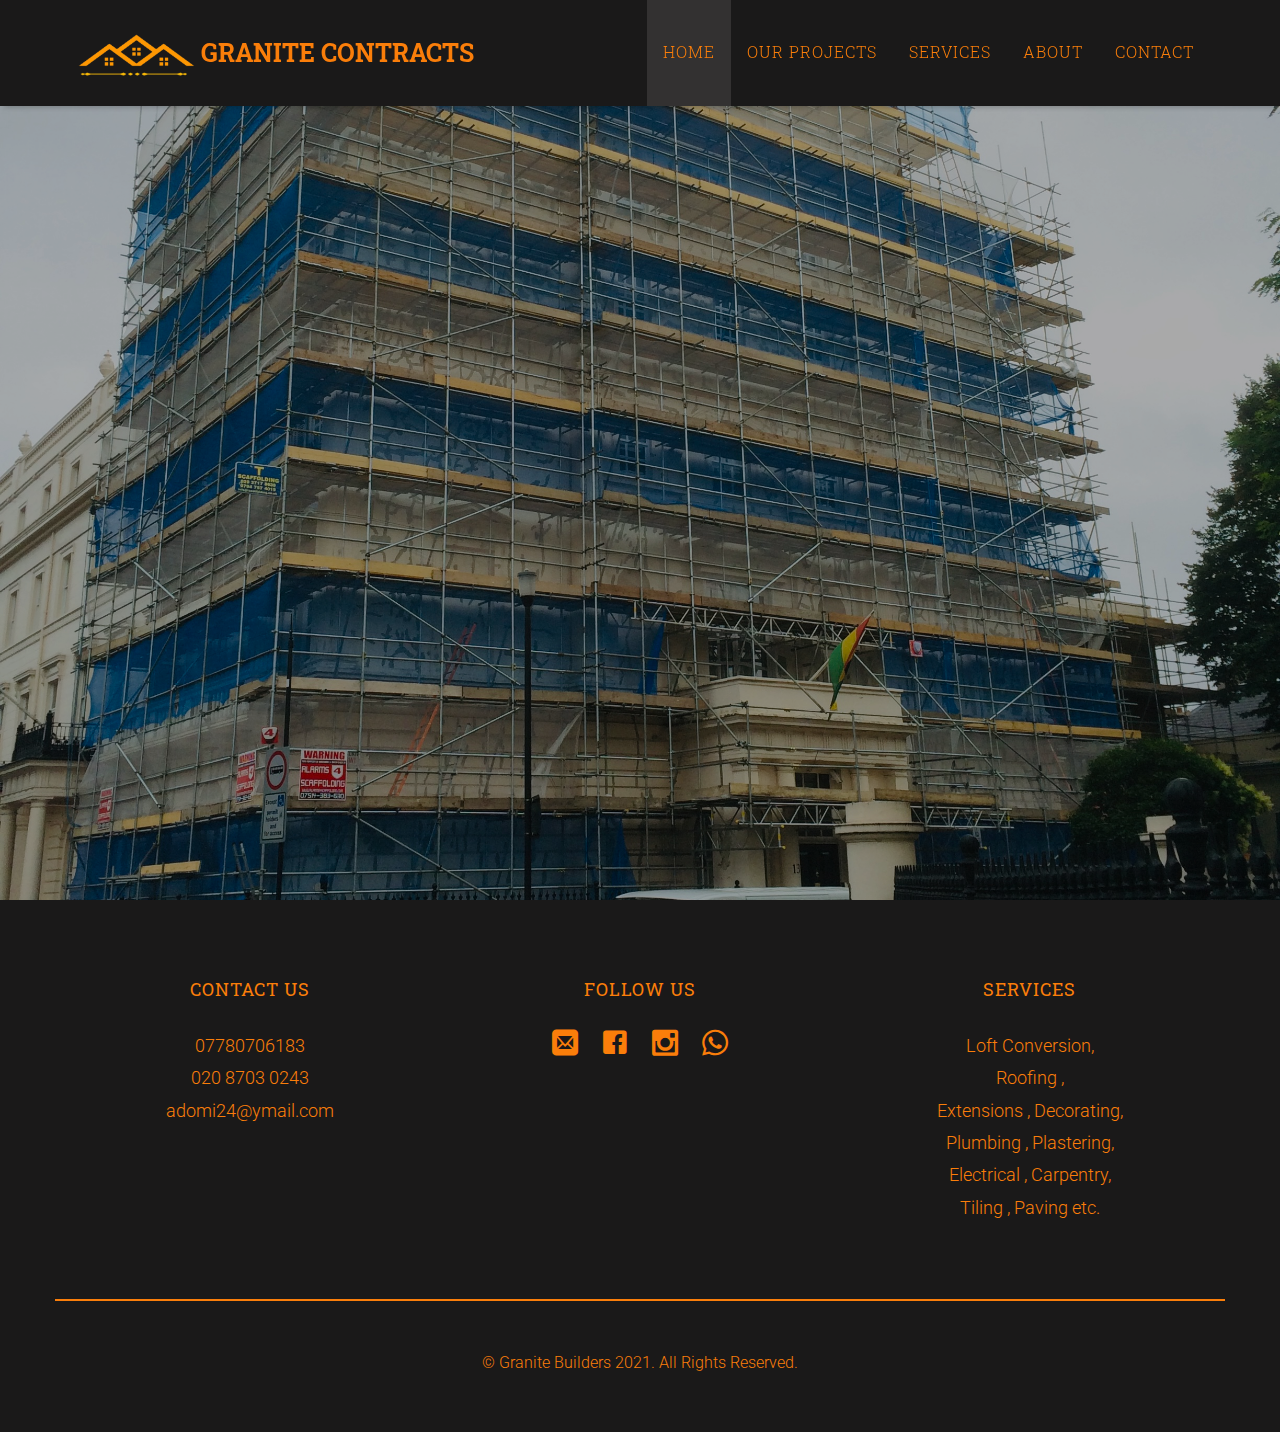
<file: index.html>
<!DOCTYPE html>
<!--[if lt IE 7]>      <html class="no-js lt-ie9 lt-ie8 lt-ie7"> <![endif]-->
<!--[if IE 7]>         <html class="no-js lt-ie9 lt-ie8"> <![endif]-->
<!--[if IE 8]>         <html class="no-js lt-ie9"> <![endif]-->
<!--[if gt IE 8]><!--> <html class="no-js"> <!--<![endif]-->
	<head>
	<meta charset="utf-8">
	<meta http-equiv="X-UA-Compatible" content="IE=edge">
	<title>Granite Contracts</title>
	<meta name="viewport" content="width=device-width, initial-scale=1">
	<meta name="description" content="Granite contracts,roofing,paving..." />
	<meta name="keywords" content="Granite Contracts,roofing,paving..." />
	<meta name="author" content="Granite Contracts" />
	<meta name="google-site-verification" content="zeO56dfZ74_Vj30LfEkXqtEc6PhWnKX5qSa_H6sC5Kw" />

	<!-- Place favicon.ico and apple-touch-icon.png in the root directory -->
	<link rel="shortcut icon" href="/images/favicon.ico">

	<link href='https://fonts.googleapis.com/css?family=Roboto:400,100,300,700,900' rel='stylesheet' type='text/css'>
	<link href="https://fonts.googleapis.com/css?family=Roboto+Slab:300,400,700" rel="stylesheet">
	
	<!-- Animate.css -->
	<link rel="stylesheet" href="css/animate.css">
	<!-- Icomoon Icon Fonts-->
	<link rel="stylesheet" href="css/icomoon.css">
	<!-- Bootstrap  -->
	<link rel="stylesheet" href="css/bootstrap.css">
	<!-- Superfish -->
	<link rel="stylesheet" href="css/superfish.css">
	<!-- Flexslider  -->
	<link rel="stylesheet" href="css/flexslider.css">

	<link rel="stylesheet" href="css/style.css">


	<!-- Modernizr JS -->
	<script src="js/modernizr-2.6.2.min.js"></script>
	<!-- FOR IE9 below -->
	<!--[if lt IE 9]>
	<script src="js/respond.min.js"></script>
	<![endif]-->

	</head>
	<body>
		<div id="fh5co-wrapper">
		<div id="fh5co-page">
		<div id="fh5co-header">
			<header id="fh5co-header-section">
				<div class="container">
					<div class="nav-header">
						<a href="#" class="js-fh5co-nav-toggle fh5co-nav-toggle"><i></i></a>
						<h1 id="fh5co-logo"><a class="Logo" href="index.html"><img style="height:50px" src="images/LOgo.png">Granite Contracts</a></h1>
						<!-- START #fh5co-menu-wrap -->
						<nav id="fh5co-menu-wrap" role="navigation">
							<ul class="sf-menu" id="fh5co-primary-menu">
								<li>
									<a class="active" href="index.html">Home</a>
								</li>
								<li><a href="work.html">Our Projects</a></li>
								<li>
									<a href="services.html" class="fh5co-sub-ddown">Services</a>
								</li>
								<li><a href="about.html">About</a></li>
								<li><a href="contact.html">Contact</a></li>
							</ul>
						</nav>
					</div>
				</div>
			</header>		
		</div>
		<!-- end:fh5co-header -->
		<aside id="fh5co-hero" class="js-fullheight">
			<div class="flexslider js-fullheight">
				<ul class="slides">
			   	<li style="background-image: url(images/slide_1.jpg);">
			   		<div class="overlay-gradient"></div>
			   	</li>
			   	<li style="background-image: url(images/project-2.jpg);">
			   		<div class="overlay-gradient"></div>
			   	</li>
			   	<li style="background-image: url(images/slide_3.jpg);">
			   		<div class="overlay-gradient"></div>
			   	</li>
			  	</ul>
		  	</div>
		</aside>
		<footer>
			<div id="footer">
				<div class="container">
					<div class="row">
						<div class="col-md-4 text-center">
							<h3 class="section-title">CONTACT US</h3>
							<p>07780706183 <br> 020 8703 0243 <br><a href="mailto: adomi24@ymail.com">adomi24@ymail.com</a></p>
						</div>
						
						<div class="col-md-4 tex text-center">
							<h3 class="section-title">FOLLOW US</h3>
							
								<p class="fh5co-social-icons">
									<a href="mailto: adomi24@ymail.com"><i class="icon-mail2"></i></a>
									<a href="#"><i class="icon-facebook2"></i></a>
									<a href="https://www.instagram.com/granitecontracts/" target='_blank'><i class="icon-instagram2"></i></a>
									<a href='https://wa.me/+447780706183' target='_blank'><i class="icon-whatsapp"></i></a>
								</p>
							
						</div>

						<div class="col-md-4 text-center">
							<h3 class="section-title">SERVICES</h3>
							<p>Loft Conversion,<br> Roofing , <br>Extensions , Decorating, <br> Plumbing , Plastering, <br>Electrical , Carpentry, <br> Tiling , Paving etc.</p>
						</div>
					</div>
					<div class="row text-center copy-right">
							<p>&copy; Granite Builders 2021. All Rights Reserved.</p>
					</div>
				</div>
			</div>
		</footer>
	

	</div>
	<!-- END fh5co-page -->

	</div>
	<!-- END fh5co-wrapper -->

	<!-- jQuery -->


	<script src="js/jquery.min.js"></script>
	<!-- jQuery Easing -->
	<script src="js/jquery.easing.1.3.js"></script>
	<!-- Bootstrap -->
	<script src="js/bootstrap.min.js"></script>
	<!-- Waypoints -->
	<script src="js/jquery.waypoints.min.js"></script>
	<!-- Superfish -->
	<script src="js/hoverIntent.js"></script>
	<script src="js/superfish.js"></script>
	<!-- Flexslider -->
	<script src="js/jquery.flexslider-min.js"></script>

	<!-- Main JS (Do not remove) -->
	<script src="js/main.js"></script>

	</body>
</html>
</file>
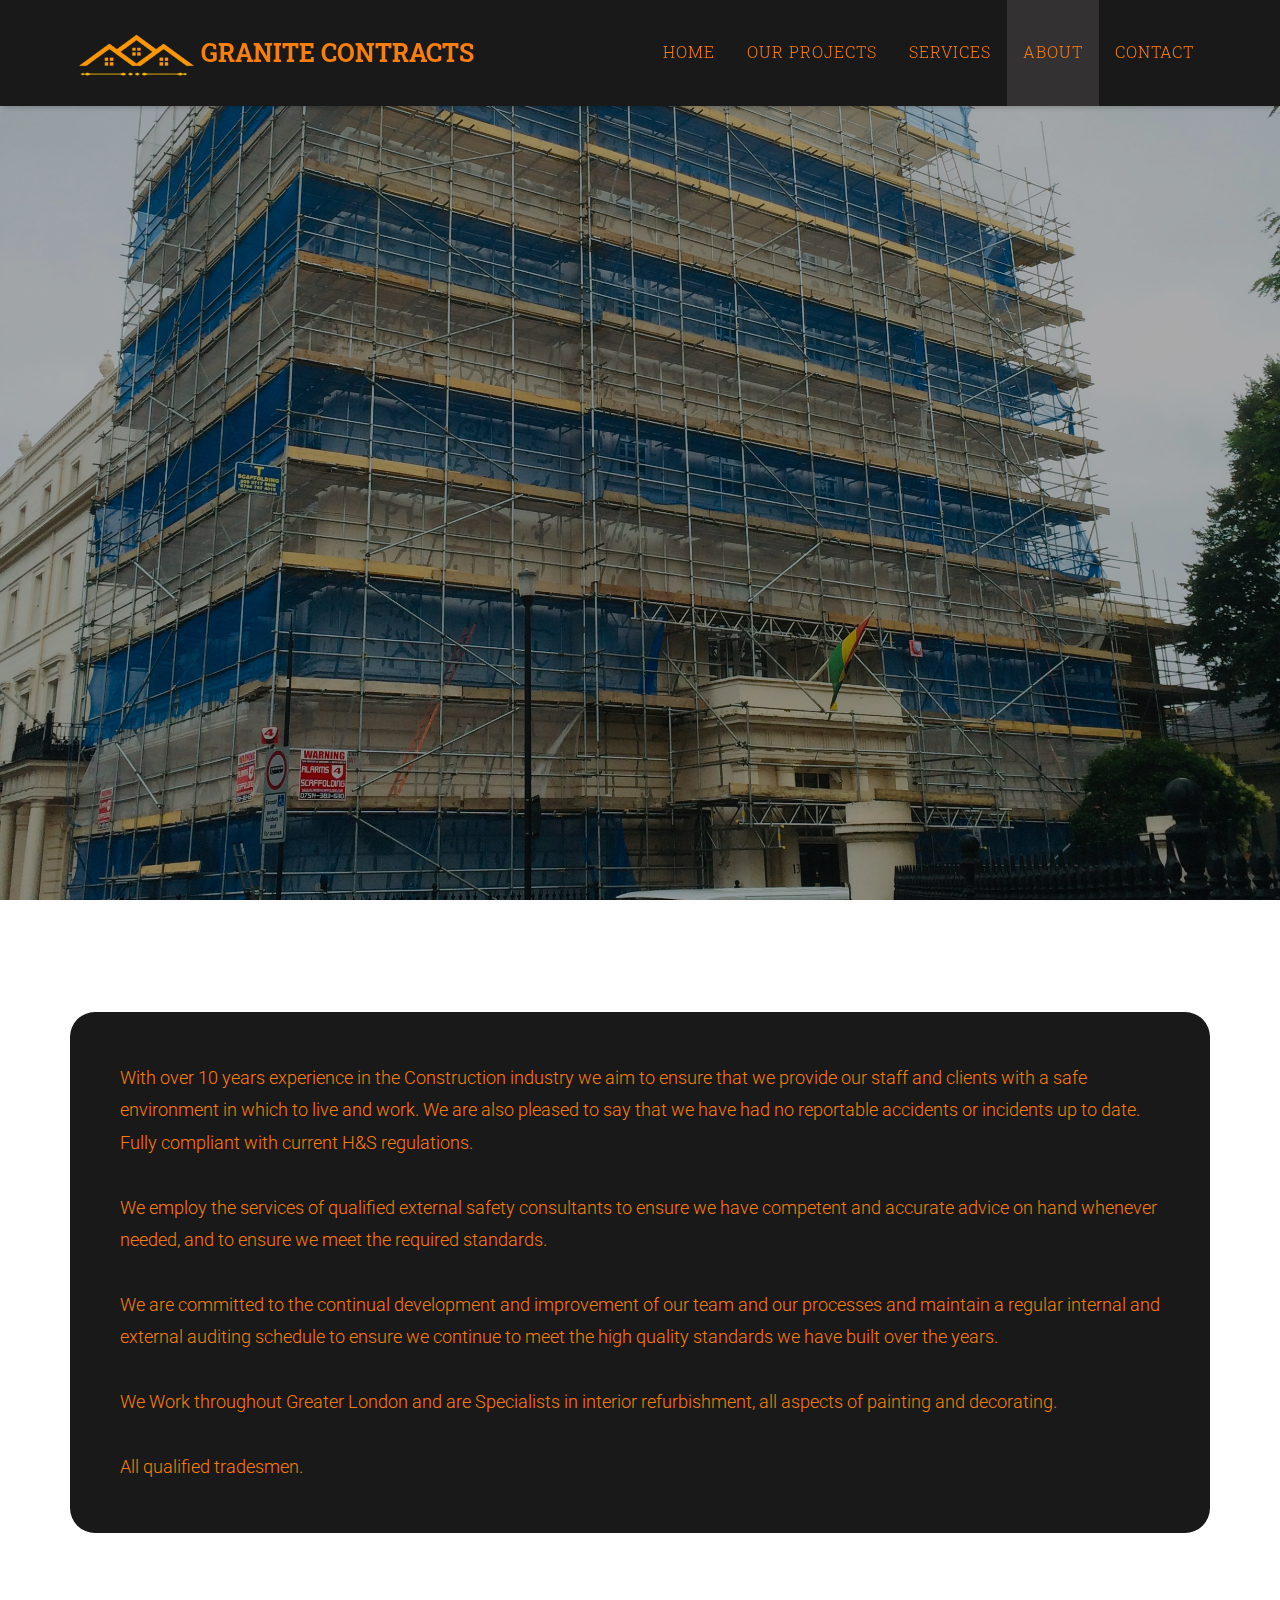
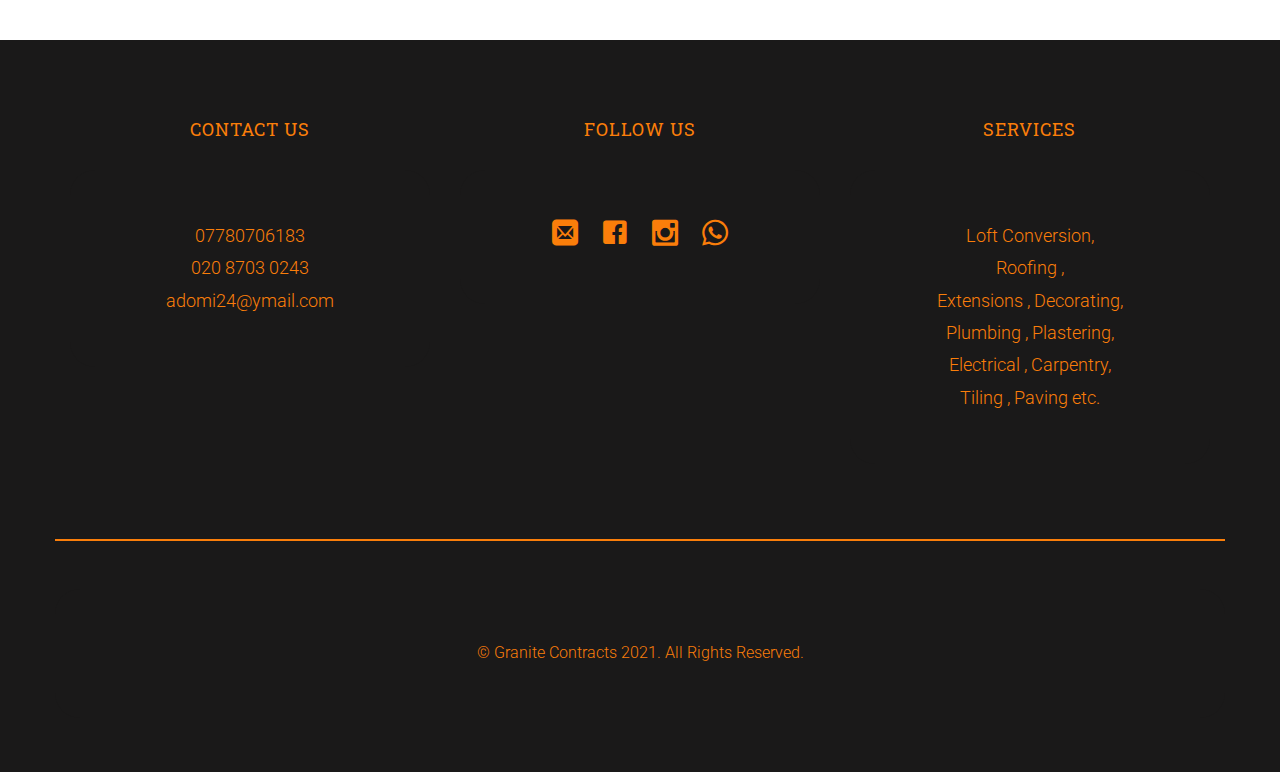
<file: about.html>
<!DOCTYPE html>
<!--[if lt IE 7]>      <html class="no-js lt-ie9 lt-ie8 lt-ie7"> <![endif]-->
<!--[if IE 7]>         <html class="no-js lt-ie9 lt-ie8"> <![endif]-->
<!--[if IE 8]>         <html class="no-js lt-ie9"> <![endif]-->
<!--[if gt IE 8]><!--> <html class="no-js"> <!--<![endif]-->
 	<head>
	<meta charset="utf-8">
	<meta http-equiv="X-UA-Compatible" content="IE=edge">
	<title>Granite Contracts</title>
	<meta name="viewport" content="width=device-width, initial-scale=1">
	<meta name="description" content="Granite contracts,roofing,paving..." />
	<meta name="keywords" content="Granite Contracts,roofing,paving..." />
	<meta name="author" content="Granite Contracts" />

  	<!-- Facebook and Twitter integration -->
	<meta property="og:title" content=""/>
	<meta property="og:image" content=""/>
	<meta property="og:url" content=""/>
	<meta property="og:site_name" content=""/>
	<meta property="og:description" content=""/>
	<meta name="twitter:title" content="" />
	<meta name="twitter:image" content="" />
	<meta name="twitter:url" content="" />
	<meta name="twitter:card" content="" />

	<!-- Place favicon.ico and apple-touch-icon.png in the root directory -->
	<link rel="shortcut icon" href="/images/favicon.ico">

	<link href='https://fonts.googleapis.com/css?family=Roboto:400,100,300,700,900' rel='stylesheet' type='text/css'>
	<link href="https://fonts.googleapis.com/css?family=Roboto+Slab:300,400,700" rel="stylesheet">
	
	<!-- Animate.css -->
	<link rel="stylesheet" href="css/animate.css">
	<!-- Icomoon Icon Fonts-->
	<link rel="stylesheet" href="css/icomoon.css">
	<!-- Bootstrap  -->
	<link rel="stylesheet" href="css/bootstrap.css">
	<!-- Superfish -->
	<link rel="stylesheet" href="css/superfish.css">
	<!-- Flexslider -->
	<link rel="stylesheet" href="css/flexslider.css">

	<link rel="stylesheet" href="css/style.css">


	<!-- Modernizr JS -->
	<script src="js/modernizr-2.6.2.min.js"></script>
	<!-- FOR IE9 below -->
	<!--[if lt IE 9]>
	<script src="js/respond.min.js"></script>
	<![endif]-->

	</head>
	<body>
		<div id="fh5co-wrapper">
		<div id="fh5co-page">
		<div id="fh5co-header">
			<header id="fh5co-header-section">
				<div class="container">
					<div class="nav-header">
						<a href="#" class="js-fh5co-nav-toggle fh5co-nav-toggle"><i></i></a>
						<h1 id="fh5co-logo"><a class="Logo" href="index.html"><img style="height:50px" src="images/LOgo.png">Granite Contracts</a></h1>
						<!-- START #fh5co-menu-wrap -->
						<nav id="fh5co-menu-wrap" role="navigation">
							<ul class="sf-menu" id="fh5co-primary-menu">
								<li>
									<a href="index.html">Home</a>
								</li>
								<li><a href="work.html">Our Projects</a></li>
								<li>
									<a href="services.html" class="fh5co-sub-ddown">Services</a>
								</li>
								<li><a class="active" href="about.html">About</a></li>
								<li><a href="contact.html">Contact</a></li>
							</ul>
						</nav>
					</div>
				</div>
			</header>		
		</div>
		<!-- end:fh5co-header -->
		<aside id="fh5co-hero" class="js-fullheight">
			<div class="flexslider js-fullheight">
				<ul class="slides">
			   	<li style="background-image: url(images/slide_1.jpg);">
			   		<div class="overlay-gradient"></div>
			   		<div class="container">
			   			<div class="col-md-10 col-md-offset-1 text-center js-fullheight slider-text">
			   				<div class="slider-text-inner desc">
			   					<h2 class="heading-section">About Us</h2>
			   				</div>
			   			</div>
			   		</div>
			   	</li>
			  	</ul>
		  	</div>
		</aside>
		<div id="fh5co-team-section">
			<div class="container">
				<div class="row about">
					<div class="col-md-12">
						<p>

							With over 10 years experience in the Construction industry we aim to ensure that we provide our staff and clients with a safe environment in which to live and work. We are also pleased to say that we have had no reportable accidents or incidents up to date. Fully compliant with current H&S regulations. <br><br>
							
							We employ the services of qualified external safety consultants to ensure we have competent and accurate advice on hand whenever needed, and to ensure we meet the required standards.<br><br>
							
							We are committed to the continual development and improvement of our team and our processes and maintain a regular internal and external auditing schedule to ensure we continue to meet the high quality standards we have built over the years. <br><br>
							
							We Work throughout Greater London and are Specialists in interior refurbishment, all aspects of painting and decorating.<br><br>
							
							All qualified tradesmen.
						</p>
					</div>
		</div>
	</div>
	<footer>
		<div id="footer">
			<div class="container">
				<div class="row">
					<div class="col-md-4 text-center">
						<h3 class="section-title">CONTACT US</h3>
						<p>07780706183 <br> 020 8703 0243 <br><a href="mailto: adomi24@ymail.com">adomi24@ymail.com</a></p>
					</div>
					
					<div class="col-md-4 tex text-center">
						<h3 class="section-title">FOLLOW US</h3>
						
							<p class="fh5co-social-icons">
								<a href="mailto: adomi24@ymail.com"><i class="icon-mail2"></i></a>
								<a href="#"><i class="icon-facebook2"></i></a>
								<a href="https://www.instagram.com/granitecontracts/" target='_blank'><i class="icon-instagram2"></i></a>
								<a href='https://wa.me/+447780706183' target='_blank'><i class="icon-whatsapp"></i></a>
							</p>
						
					</div>

					<div class="col-md-4 text-center">
						<h3 class="section-title">SERVICES</h3>
						<p>Loft Conversion,<br> Roofing , <br>Extensions , Decorating, <br> Plumbing , Plastering, <br>Electrical , Carpentry, <br> Tiling , Paving etc.</p>
					</div>
				</div>
				<div class="row text-center copy-right">
						<p>&copy; Granite Contracts 2021. All Rights Reserved.</p>
				</div>
			</div>
		</div>
	</footer>
	

	</div>
	<!-- END fh5co-page -->

	</div>
	<!-- END fh5co-wrapper -->

	<!-- jQuery -->


	<script src="js/jquery.min.js"></script>
	<!-- jQuery Easing -->
	<script src="js/jquery.easing.1.3.js"></script>
	<!-- Bootstrap -->
	<script src="js/bootstrap.min.js"></script>
	<!-- Waypoints -->
	<script src="js/jquery.waypoints.min.js"></script>
	<!-- Superfish -->
	<script src="js/hoverIntent.js"></script>
	<script src="js/superfish.js"></script>
	<!-- Flexslider -->
	<script src="js/jquery.flexslider-min.js"></script>

	<!-- Main JS (Do not remove) -->
	<script src="js/main.js"></script>

	</body>
</html>
</file>
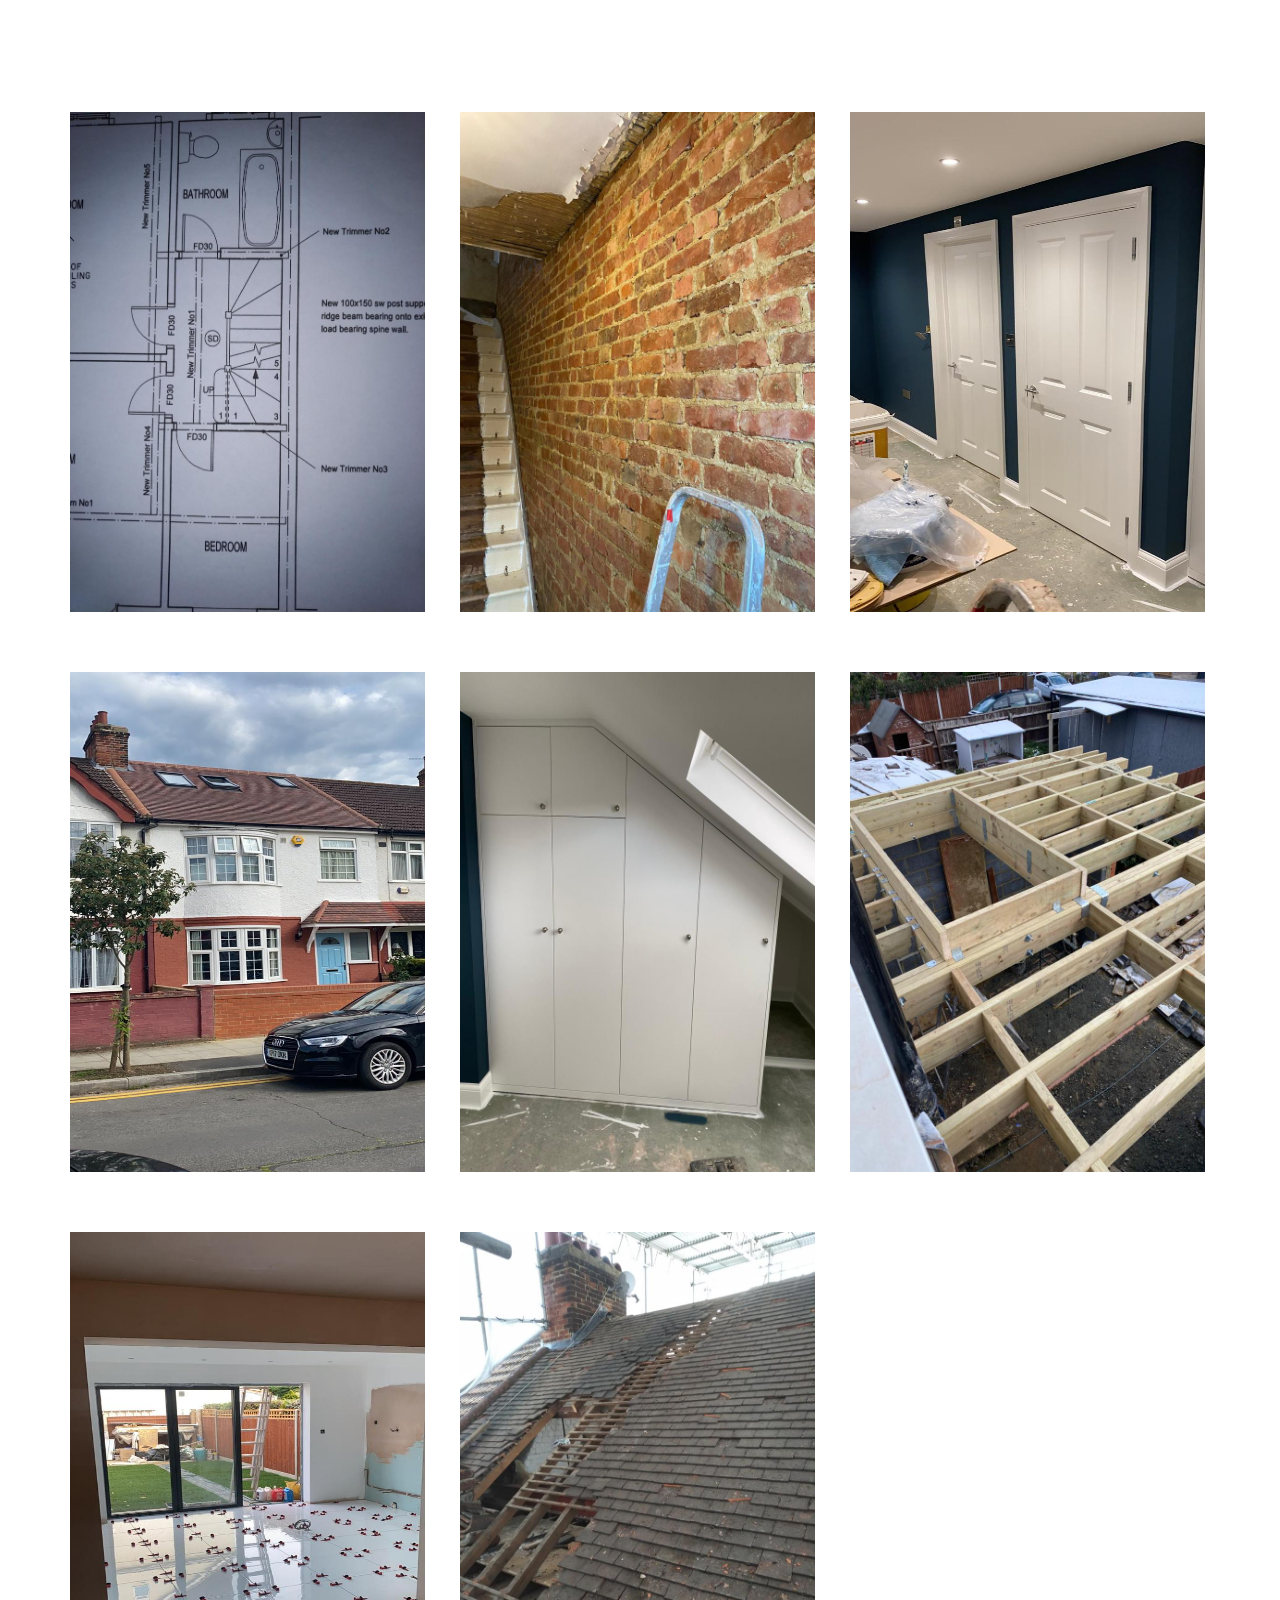
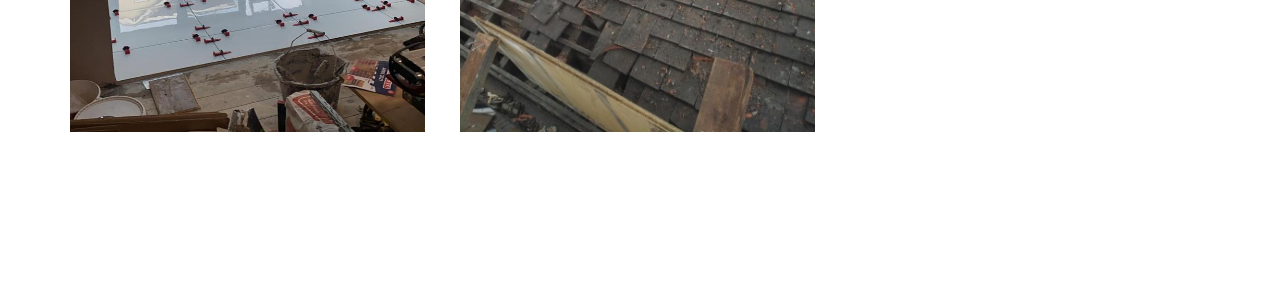
<file: cr4.html>
<!DOCTYPE html>
<html lang="en">
  <head>
    <meta charset="utf-8" />
    <meta http-equiv="X-UA-Compatible" content="IE=edge" />
    <title>Granite Contracts</title>
    <meta name="viewport" content="width=device-width, initial-scale=1" />
    <meta name="description" content="Granite contracts,roofing,paving..." />
    <meta name="keywords" content="Granite Contracts,roofing,paving..." />
    <meta name="author" content="Granite Contracts" />

    <!-- Facebook and Twitter integration -->
    <meta property="og:title" content="" />
    <meta property="og:image" content="" />
    <meta property="og:url" content="" />
    <meta property="og:site_name" content="" />
    <meta property="og:description" content="" />
    <meta name="twitter:title" content="" />
    <meta name="twitter:image" content="" />
    <meta name="twitter:url" content="" />
    <meta name="twitter:card" content="" />

    <!-- Place favicon.ico and apple-touch-icon.png in the root directory -->
    <link rel="shortcut icon" href="/images/favicon.ico" />

    <link
      href="https://fonts.googleapis.com/css?family=Roboto:400,100,300,700,900"
      rel="stylesheet"
      type="text/css"
    />
    <link
      href="https://fonts.googleapis.com/css?family=Roboto+Slab:300,400,700"
      rel="stylesheet"
    />

    <!-- Animate.css -->
    <link rel="stylesheet" href="css/animate.css" />
    <!-- Icomoon Icon Fonts-->
    <link rel="stylesheet" href="css/icomoon.css" />
    <!-- Bootstrap  -->
    <link rel="stylesheet" href="css/bootstrap.css" />
    <!-- Superfish -->
    <link rel="stylesheet" href="css/superfish.css" />
    <!-- Flexslider  -->
    <link rel="stylesheet" href="css/flexslider.css" />

    <link rel="stylesheet" href="css/style.css" />

    <!-- Modernizr JS -->
    <script src="js/modernizr-2.6.2.min.js"></script>
    <!-- FOR IE9 below -->
    <!--[if lt IE 9]>
      <script src="js/respond.min.js"></script>
    <![endif]-->
    <title>Project 1</title>
  </head>
  <body>
    <div id="fh5co-work-section">
      <div class="container">
        <div class="row">
          <div class="col-md-4 grid-project text-center project">
            <div class="image">
              <img
                src="CR4 4LF/Cr1.jpeg"
                alt="Project"
                class="img-responsive"
              />
            </div>
          </div>
          <div class="col-md-4 grid-project text-center project">
            <div class="image">
              <img
                src="CR4 4LF/Cr2.jpeg"
                alt="Project"
                class="img-responsive"
              />
            </div>
          </div>
          <div class="col-md-4 grid-project text-center project">
            <div class="image">
              <img
                src="CR4 4LF/Cr3.jpeg"
                alt="Project"
                class="img-responsive"
              />
            </div>
          </div>
          <div class="col-md-4 grid-project text-center project">
            <div class="image">
              <img src="CR4 4LF/Cr.jpeg" alt="Project" class="img-responsive" />
            </div>
          </div>
          <div class="col-md-4 grid-project text-center project">
            <div class="image">
              <img
                src="CR4 4LF/Cr4.jpeg"
                alt="Project"
                class="img-responsive"
              />
            </div>
          </div>
          <div class="col-md-4 grid-project text-center project">
            <div class="image">
              <img
                src="CR4 4LF/Cr5.jpeg"
                alt="Project"
                class="img-responsive"
              />
            </div>
          </div>
          <div class="col-md-4 grid-project text-center project">
            <div class="image">
              <img
                src="CR4 4LF/Cr6.jpeg"
                alt="Project"
                class="img-responsive"
              />
            </div>
          </div>
          <div class="col-md-4 grid-project text-center project">
            <div class="image">
              <img
                src="CR4 4LF/Cr9.jpeg"
                alt="Project"
                class="img-responsive"
              />
            </div>
          </div>
        </div>
      </div>
    </div>
  </body>
</html>
</file>
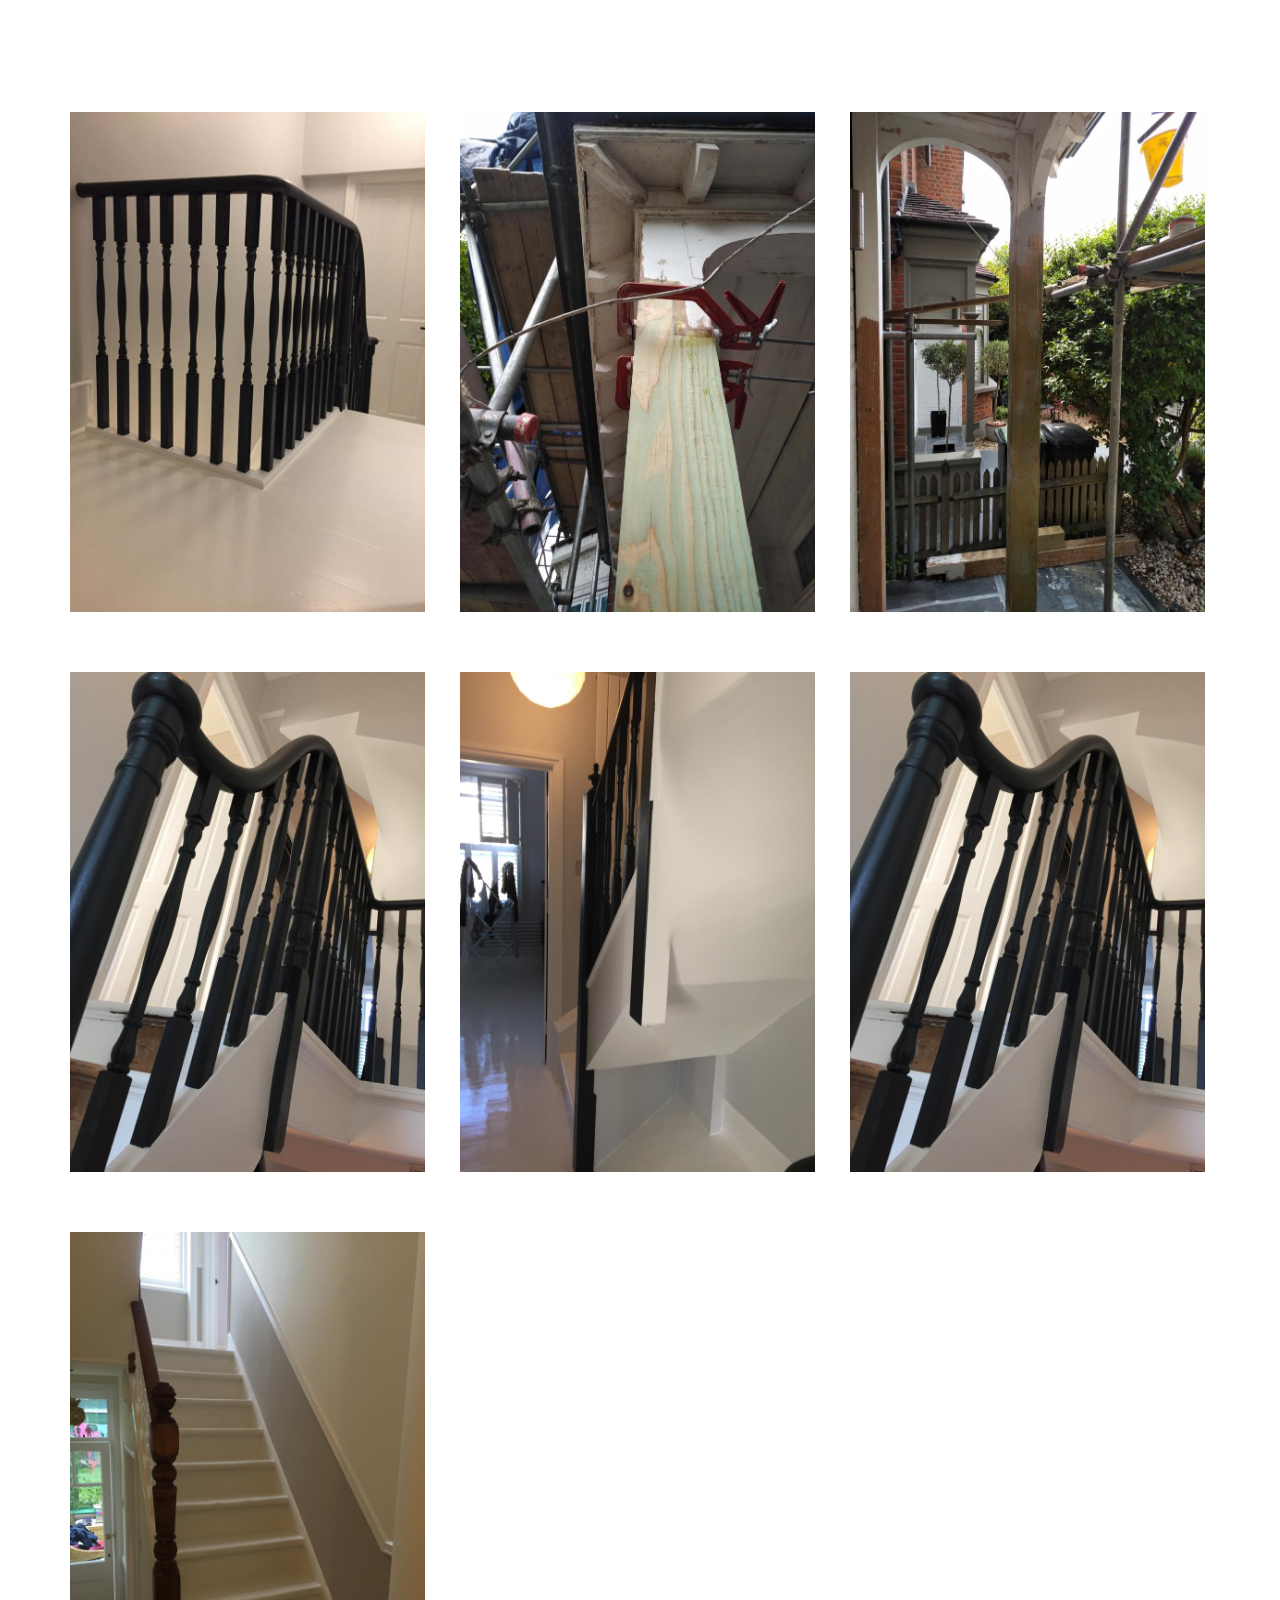
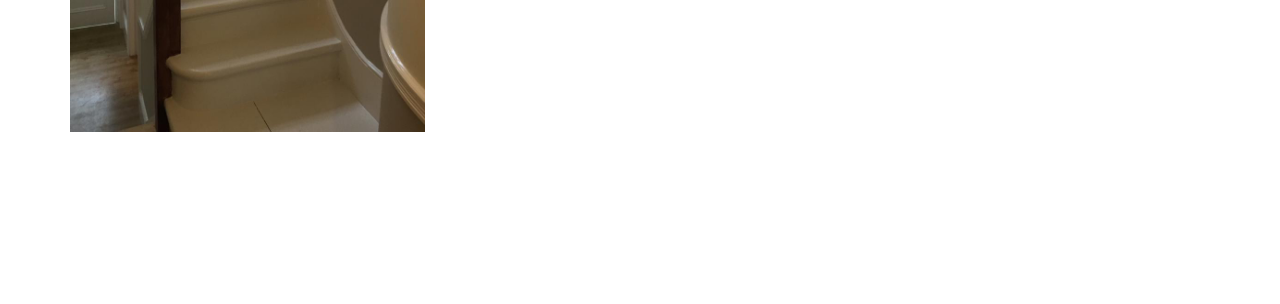
<file: muswell.html>
<!DOCTYPE html>
<html lang="en">
<head>
        <meta charset="utf-8">
        <meta http-equiv="X-UA-Compatible" content="IE=edge">
        <title>Granite Contracts</title>
        <meta name="viewport" content="width=device-width, initial-scale=1">
        <meta name="description" content="Granite contracts,roofing,paving..." />
        <meta name="keywords" content="Granite Contracts,roofing,paving..." />
        <meta name="author" content="Granite Contracts" />
    
          <!-- Facebook and Twitter integration -->
        <meta property="og:title" content=""/>
        <meta property="og:image" content=""/>
        <meta property="og:url" content=""/>
        <meta property="og:site_name" content=""/>
        <meta property="og:description" content=""/>
        <meta name="twitter:title" content="" />
        <meta name="twitter:image" content="" />
        <meta name="twitter:url" content="" />
        <meta name="twitter:card" content="" />
    
        <!-- Place favicon.ico and apple-touch-icon.png in the root directory -->
        <link rel="shortcut icon" href="/images/favicon.ico">
    
        <link href='https://fonts.googleapis.com/css?family=Roboto:400,100,300,700,900' rel='stylesheet' type='text/css'>
        <link href="https://fonts.googleapis.com/css?family=Roboto+Slab:300,400,700" rel="stylesheet">
        
        <!-- Animate.css -->
        <link rel="stylesheet" href="css/animate.css">
        <!-- Icomoon Icon Fonts-->
        <link rel="stylesheet" href="css/icomoon.css">
        <!-- Bootstrap  -->
        <link rel="stylesheet" href="css/bootstrap.css">
        <!-- Superfish -->
        <link rel="stylesheet" href="css/superfish.css">
        <!-- Flexslider  -->
        <link rel="stylesheet" href="css/flexslider.css">
    
        <link rel="stylesheet" href="css/style.css">
    
    
        <!-- Modernizr JS -->
        <script src="js/modernizr-2.6.2.min.js"></script>
        <!-- FOR IE9 below -->
        <!--[if lt IE 9]>
        <script src="js/respond.min.js"></script>
        <![endif]-->
    <title>Project 1</title>
</head>
<body>
    <div id="fh5co-work-section">
        <div class="container">
            <div class="row">
                <div class="col-md-4 grid-project text-center project">
                        <div class="image"><img src="Muswell hill/mus1.jpeg" alt="Project" class="img-responsive"></div>
                </div>
                <div class="col-md-4 grid-project text-center project">
                        <div class="image"><img src="Muswell hill/mus2.jpeg" alt="Project" class="img-responsive"></div>
                </div>
                <div class="col-md-4 grid-project text-center project">
                        <div class="image"><img src="Muswell hill/mus5.jpeg" alt="Project" class="img-responsive"></div>
                </div>
                  <div class="col-md-4 grid-project text-center project">
                        <div class="image"><img src="Muswell hill/mus4.jpeg" alt="Project" class="img-responsive"></div>
                </div>
                <div class="col-md-4 grid-project text-center project">
                        <div class="image"><img src="Muswell hill/mus6.jpeg" alt="Project" class="img-responsive"></div>
                </div>
                <div class="col-md-4 grid-project text-center project">
                    <div class="image"><img src="Muswell hill/mus7.jpeg" alt="Project" class="img-responsive"></div>
                </div>
                <div class="col-md-4 grid-project text-center project">
                    <div class="image"><img src="Muswell hill/mus8.jpeg" alt="Project" class="img-responsive"></div>
             </div>

            </div>
        </div>
    </div>
</body>
</html>
</file>
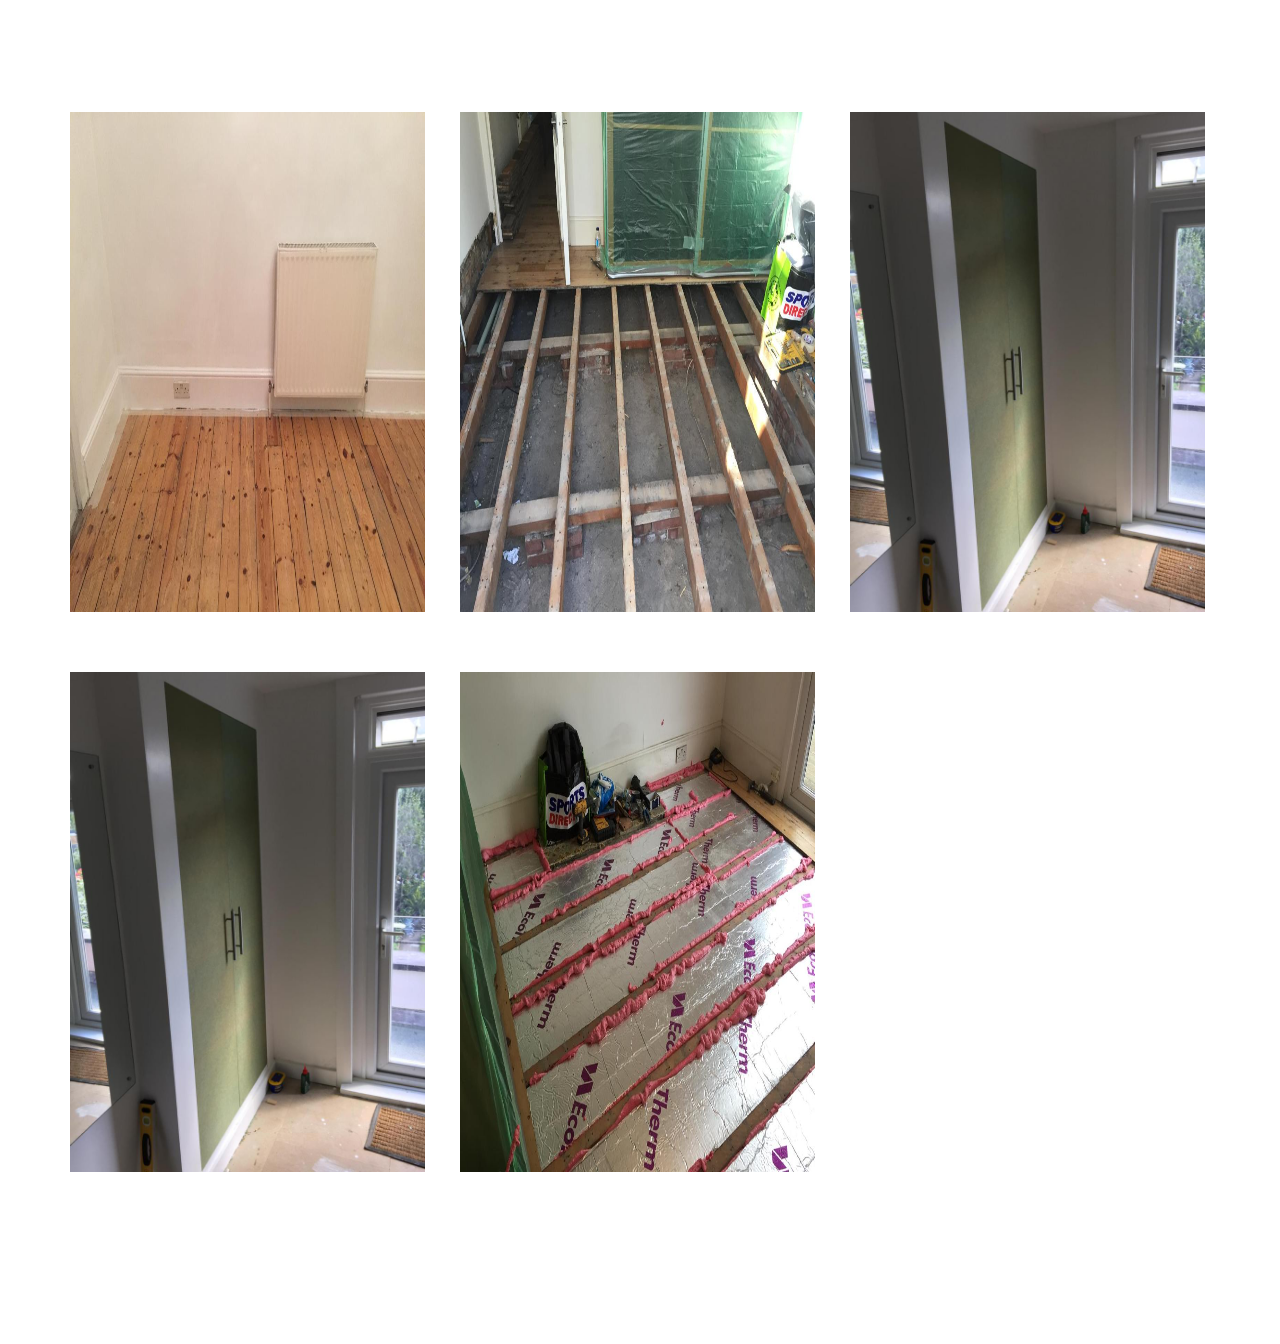
<file: n11.html>
<!DOCTYPE html>
<html lang="en">
<head>
        <meta charset="utf-8">
        <meta http-equiv="X-UA-Compatible" content="IE=edge">
        <title>Granite Contracts</title>
        <meta name="viewport" content="width=device-width, initial-scale=1">
        <meta name="description" content="Granite contracts,roofing,paving..." />
        <meta name="keywords" content="Granite Contracts,roofing,paving..." />
        <meta name="author" content="Granite Contracts" />
    
          <!-- Facebook and Twitter integration -->
        <meta property="og:title" content=""/>
        <meta property="og:image" content=""/>
        <meta property="og:url" content=""/>
        <meta property="og:site_name" content=""/>
        <meta property="og:description" content=""/>
        <meta name="twitter:title" content="" />
        <meta name="twitter:image" content="" />
        <meta name="twitter:url" content="" />
        <meta name="twitter:card" content="" />
    
        <!-- Place favicon.ico and apple-touch-icon.png in the root directory -->
        <link rel="shortcut icon" href="/images/favicon.ico">
    
        <link href='https://fonts.googleapis.com/css?family=Roboto:400,100,300,700,900' rel='stylesheet' type='text/css'>
        <link href="https://fonts.googleapis.com/css?family=Roboto+Slab:300,400,700" rel="stylesheet">
        
        <!-- Animate.css -->
        <link rel="stylesheet" href="css/animate.css">
        <!-- Icomoon Icon Fonts-->
        <link rel="stylesheet" href="css/icomoon.css">
        <!-- Bootstrap  -->
        <link rel="stylesheet" href="css/bootstrap.css">
        <!-- Superfish -->
        <link rel="stylesheet" href="css/superfish.css">
        <!-- Flexslider  -->
        <link rel="stylesheet" href="css/flexslider.css">
    
        <link rel="stylesheet" href="css/style.css">
    
    
        <!-- Modernizr JS -->
        <script src="js/modernizr-2.6.2.min.js"></script>
        <!-- FOR IE9 below -->
        <!--[if lt IE 9]>
        <script src="js/respond.min.js"></script>
        <![endif]-->
    <title>Project 1</title>
</head>
<body>
    <div id="fh5co-work-section">
        <div class="container">
            <div class="row">
                <div class="col-md-4 grid-project text-center project">
                        <div class="image"><img src="N11 2HU/n1.jpeg" alt="Project" class="img-responsive"></div>
                </div>
                <div class="col-md-4 grid-project text-center project">
                        <div class="image"><img src="N11 2HU/n2.jpeg" alt="Project" class="img-responsive"></div>
                </div>
                <div class="col-md-4 grid-project text-center project">
                        <div class="image"><img src="N11 2HU/n3.jpeg" alt="Project" class="img-responsive"></div>
                </div>
                  <div class="col-md-4 grid-project text-center project">
                        <div class="image"><img src="N11 2HU/n3.jpeg" alt="Project" class="img-responsive"></div>
                </div>
                <div class="col-md-4 grid-project text-center project">
                        <div class="image"><img src="N11 2HU/n4.jpeg" alt="Project" class="img-responsive"></div>
                </div>
            </div>
        </div>
    </div>
</body>
</html>
</file>
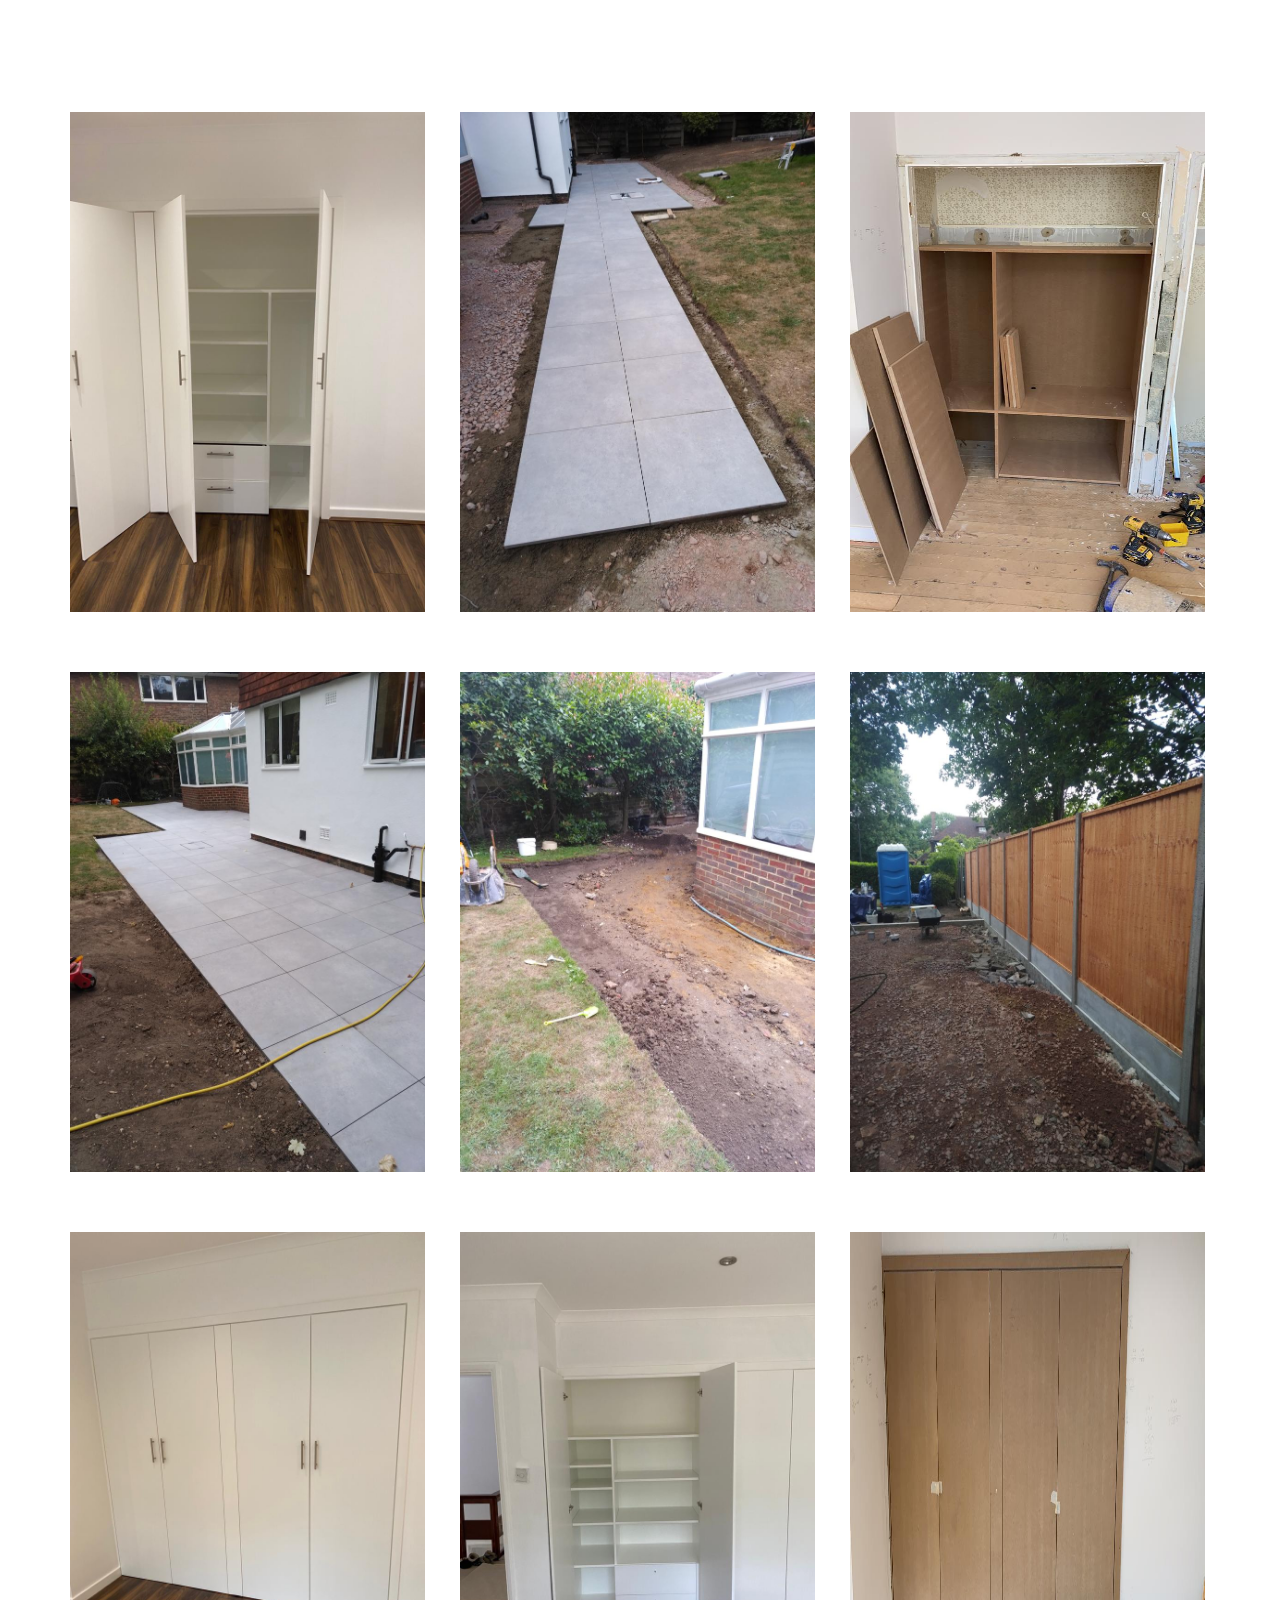
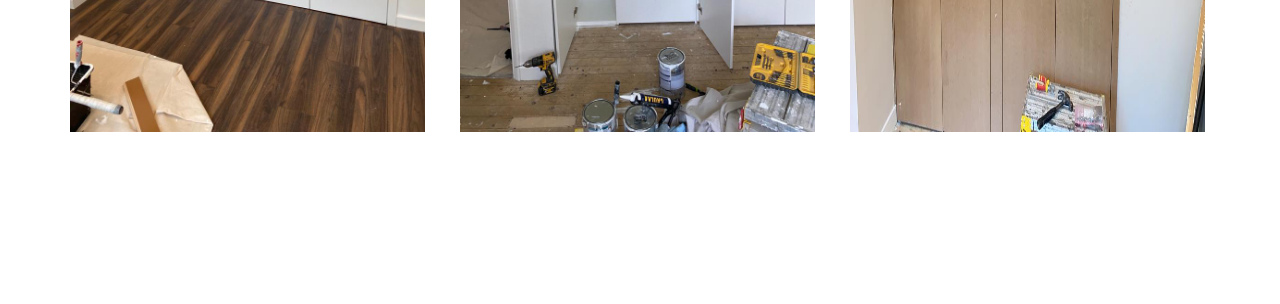
<file: Se21.html>
<!DOCTYPE html>
<html lang="en">
  <head>
    <meta charset="utf-8" />
    <meta http-equiv="X-UA-Compatible" content="IE=edge" />
    <title>Granite Contracts</title>
    <meta name="viewport" content="width=device-width, initial-scale=1" />
    <meta name="description" content="Granite contracts,roofing,paving..." />
    <meta name="keywords" content="Granite Contracts,roofing,paving..." />
    <meta name="author" content="Granite Contracts" />

    <!-- Facebook and Twitter integration -->
    <meta property="og:title" content="" />
    <meta property="og:image" content="" />
    <meta property="og:url" content="" />
    <meta property="og:site_name" content="" />
    <meta property="og:description" content="" />
    <meta name="twitter:title" content="" />
    <meta name="twitter:image" content="" />
    <meta name="twitter:url" content="" />
    <meta name="twitter:card" content="" />

    <!-- Place favicon.ico and apple-touch-icon.png in the root directory -->
    <link rel="shortcut icon" href="/images/favicon.ico" />

    <link
      href="https://fonts.googleapis.com/css?family=Roboto:400,100,300,700,900"
      rel="stylesheet"
      type="text/css"
    />
    <link
      href="https://fonts.googleapis.com/css?family=Roboto+Slab:300,400,700"
      rel="stylesheet"
    />

    <!-- Animate.css -->
    <link rel="stylesheet" href="css/animate.css" />
    <!-- Icomoon Icon Fonts-->
    <link rel="stylesheet" href="css/icomoon.css" />
    <!-- Bootstrap  -->
    <link rel="stylesheet" href="css/bootstrap.css" />
    <!-- Superfish -->
    <link rel="stylesheet" href="css/superfish.css" />
    <!-- Flexslider  -->
    <link rel="stylesheet" href="css/flexslider.css" />

    <link rel="stylesheet" href="css/style.css" />

    <!-- Modernizr JS -->
    <script src="js/modernizr-2.6.2.min.js"></script>
    <!-- FOR IE9 below -->
    <!--[if lt IE 9]>
      <script src="js/respond.min.js"></script>
    <![endif]-->
    <title>Project 1</title>
  </head>
  <body>
    <div id="fh5co-work-section">
      <div class="container">
        <div class="row">
          <div class="col-md-4 grid-project text-center project">
            <div class="image">
              <img
                src="Se21 8sb/SE1.jpeg"
                alt="Project"
                class="img-responsive"
              />
            </div>
          </div>
          <div class="col-md-4 grid-project text-center project">
            <div class="image">
              <img
                src="Se21 8sb/SE2.jpeg"
                alt="Project"
                class="img-responsive"
              />
            </div>
          </div>
          <div class="col-md-4 grid-project text-center project">
            <div class="image">
              <img
                src="Se21 8sb/SE3.jpeg"
                alt="Project"
                class="img-responsive"
              />
            </div>
          </div>
          <div class="col-md-4 grid-project text-center project">
            <div class="image">
              <img
                src="Se21 8sb/SE4.jpeg"
                alt="Project"
                class="img-responsive"
              />
            </div>
          </div>
          <div class="col-md-4 grid-project text-center project">
            <div class="image">
              <img
                src="Se21 8sb/SE5.jpeg"
                alt="Project"
                class="img-responsive"
              />
            </div>
          </div>
          <div class="col-md-4 grid-project text-center project">
            <div class="image">
              <img
                src="Se21 8sb/SE6.jpeg"
                alt="Project"
                class="img-responsive"
              />
            </div>
          </div>
          <div class="col-md-4 grid-project text-center project">
            <div class="image">
              <img
                src="Se21 8sb/SE7.jpeg"
                alt="Project"
                class="img-responsive"
              />
            </div>
          </div>
          <div class="col-md-4 grid-project text-center project">
            <div class="image">
              <img
                src="Se21 8sb/SE8.jpeg"
                alt="Project"
                class="img-responsive"
              />
            </div>
          </div>
          <div class="col-md-4 grid-project text-center project">
            <div class="image">
              <img
                src="Se21 8sb/SE9.jpeg"
                alt="Project"
                class="img-responsive"
              />
            </div>
          </div>
        </div>
      </div>
    </div>
  </body>
</html>
</file>
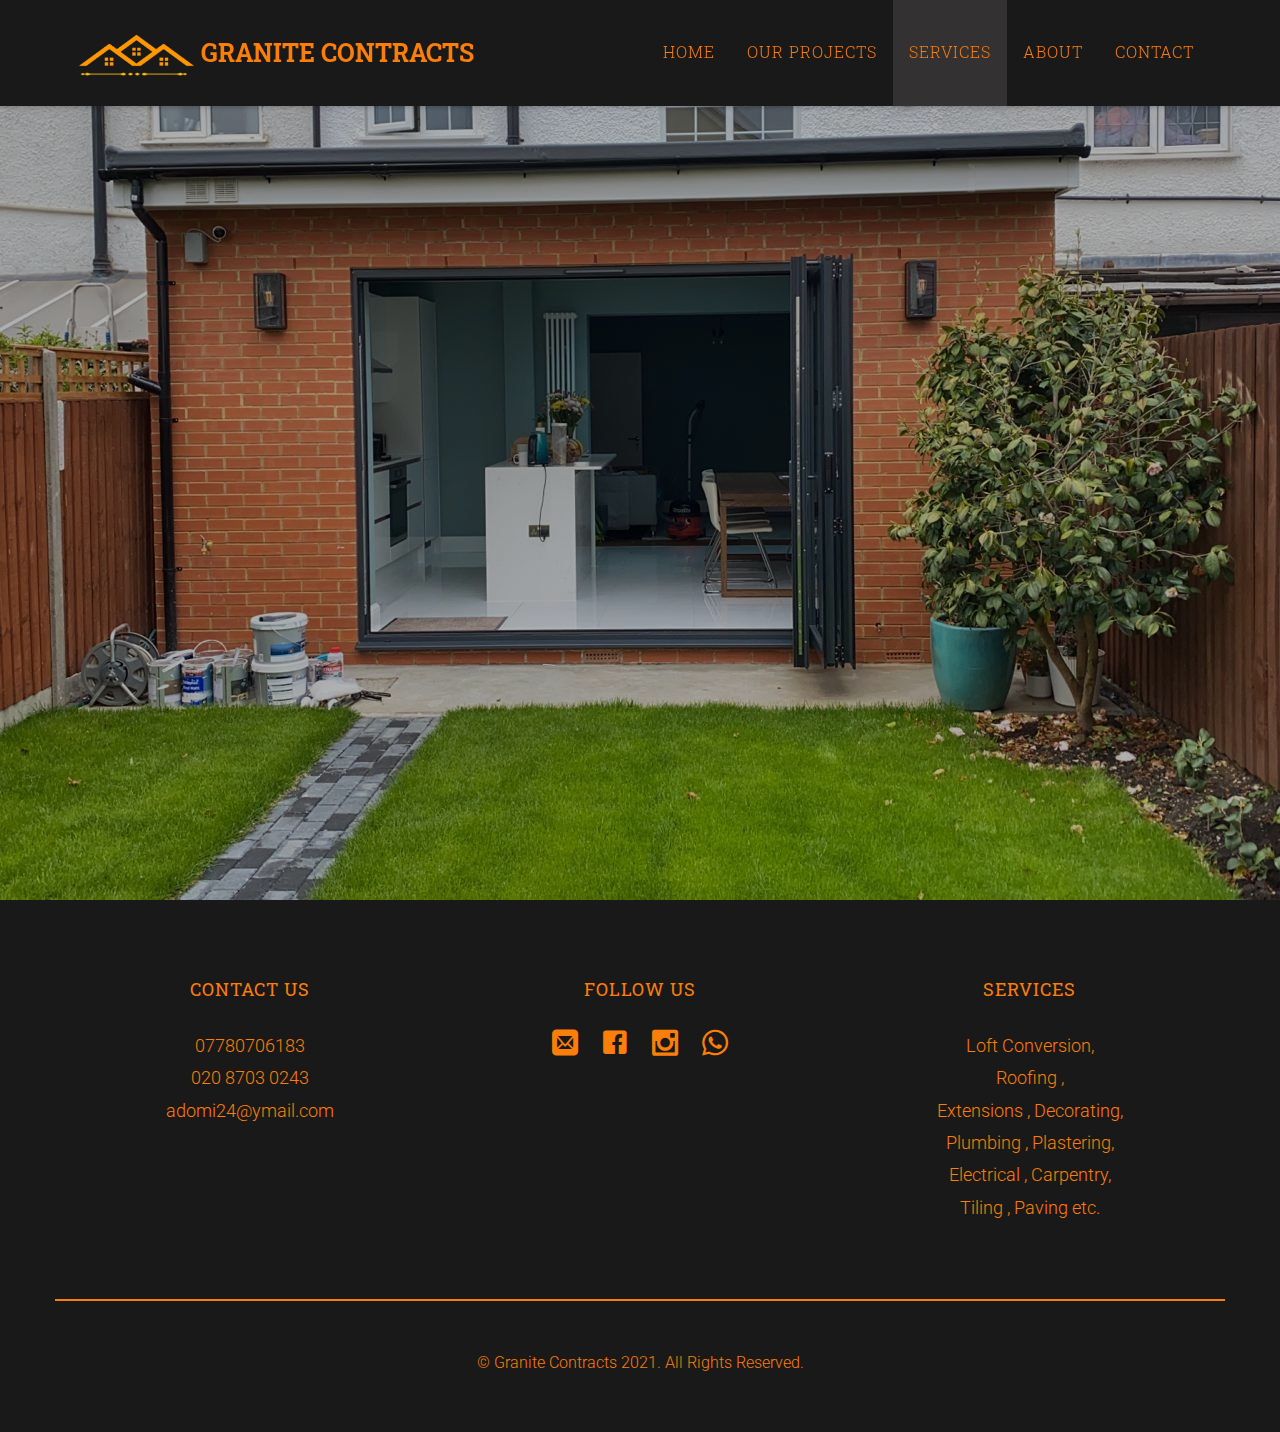
<file: services.html>
<!DOCTYPE html>
<!--[if lt IE 7]>      <html class="no-js lt-ie9 lt-ie8 lt-ie7"> <![endif]-->
<!--[if IE 7]>         <html class="no-js lt-ie9 lt-ie8"> <![endif]-->
<!--[if IE 8]>         <html class="no-js lt-ie9"> <![endif]-->
<!--[if gt IE 8]><!--> <html class="no-js"> <!--<![endif]-->
	<head>
	<meta charset="utf-8">
	<meta http-equiv="X-UA-Compatible" content="IE=edge">
	<title>Granite Contracts</title>
	<meta name="viewport" content="width=device-width, initial-scale=1">
	<meta name="description" content="Granite contracts,roofing,paving..." />
	<meta name="keywords" content="Granite Contracts,roofing,paving..." />
	<meta name="author" content="Granite Contracts" />

  	<!-- Facebook and Twitter integration -->
	<meta property="og:title" content=""/>
	<meta property="og:image" content=""/>
	<meta property="og:url" content=""/>
	<meta property="og:site_name" content=""/>
	<meta property="og:description" content=""/>
	<meta name="twitter:title" content="" />
	<meta name="twitter:image" content="" />
	<meta name="twitter:url" content="" />
	<meta name="twitter:card" content="" />

	<!-- Place favicon.ico and apple-touch-icon.png in the root directory -->
	<link rel="shortcut icon" href="/images/favicon.ico">

	<link href='https://fonts.googleapis.com/css?family=Roboto:400,100,300,700,900' rel='stylesheet' type='text/css'>
	<link href="https://fonts.googleapis.com/css?family=Roboto+Slab:300,400,700" rel="stylesheet">
	
	<!-- Animate.css -->
	<link rel="stylesheet" href="css/animate.css">
	<!-- Icomoon Icon Fonts-->
	<link rel="stylesheet" href="css/icomoon.css">
	<!-- Bootstrap  -->
	<link rel="stylesheet" href="css/bootstrap.css">
	<!-- Superfish -->
	<link rel="stylesheet" href="css/superfish.css">
	<!-- Flexslider  -->
	<link rel="stylesheet" href="css/flexslider.css">

	<link rel="stylesheet" href="css/style.css">


	<!-- Modernizr JS -->
	<script src="js/modernizr-2.6.2.min.js"></script>
	<!-- FOR IE9 below -->
	<!--[if lt IE 9]>
	<script src="js/respond.min.js"></script>
	<![endif]-->

	</head>
	<body>
		<div id="fh5co-wrapper">
		<div id="fh5co-page">
		<div id="fh5co-header">
			<header id="fh5co-header-section">
				<div class="container">
					<div class="nav-header">
						<a href="#" class="js-fh5co-nav-toggle fh5co-nav-toggle"><i></i></a>
						<h1 id="fh5co-logo"><a class="Logo" href="index.html"><img style="height:50px" src="images/LOgo.png">Granite Contracts</a></h1>
						<!-- START #fh5co-menu-wrap -->
						<nav id="fh5co-menu-wrap" role="navigation">
							<ul class="sf-menu" id="fh5co-primary-menu">
								<li>
									<a href="index.html">Home</a>
								</li>
								<li><a href="work.html">Our Projects</a></li>
								<li>
									<a href="services.html" class="fh5co-sub-ddown active">Services</a>
								</li>
								<li><a href="about.html">About</a></li>
								<li><a href="contact.html">Contact</a></li>
							</ul>
						</nav>
					</div>
				</div>
			</header>		
		</div>
		<!-- end:fh5co-header -->
		<aside id="fh5co-hero" class="js-fullheight">
			<div class="flexslider js-fullheight">
				<ul class="slides">
			   	<li style="background-image: url(images/slide_2.jpg);">
			   		<div class="overlay-gradient"></div>
			   		<div class="container">
			   			<div class="col-md-10 col-md-offset-1 text-center js-fullheight slider-text">
			   				<div class="slider-text-inner desc test">
			   					<h2 class="heading-section">Our Services</h2>
								<p style="font-size: 15px;font-weight: bold;color: antiquewhite;">
									
										Loft  Conversion 
									   <br>Roofing <br>Extensions
									   <br>Decorating <br> Plumbing 
									   <br>Plastering <br> Electrical 
									   <br>Carpentry <br> Tiling 
									   <br>Paving</p>
									
			   				</div>
			   			</div>
			   		</div>
			   	</li>
			  	</ul>
		  	</div>
		</aside>
		<footer>
			<div id="footer">
				<div class="container">
					<div class="row">
						<div class="col-md-4 text-center">
							<h3 class="section-title">CONTACT US</h3>
							<p>07780706183 <br> 020 8703 0243 <br><a href="mailto: adomi24@ymail.com">adomi24@ymail.com</a></p>
						</div>
						
						<div class="col-md-4 tex text-center">
							<h3 class="section-title">FOLLOW US</h3>
							
								<p class="fh5co-social-icons">
									<a href="mailto: adomi24@ymail.com"><i class="icon-mail2"></i></a>
									<a href="#"><i class="icon-facebook2"></i></a>
									<a href="https://www.instagram.com/granitecontracts/" target='_blank' ><i class="icon-instagram2"></i></a>
									<a href='https://wa.me/+447780706183' target='_blank'><i class="icon-whatsapp"></i></a>
								</p>
							
						</div>

						<div class="col-md-4 text-center">
							<h3 class="section-title">SERVICES</h3>
							<p>Loft Conversion,<br> Roofing , <br>Extensions , Decorating, <br> Plumbing , Plastering, <br>Electrical , Carpentry, <br> Tiling , Paving etc.</p>
						</div>
					</div>
					<div class="row text-center copy-right">
							<p>&copy; Granite Contracts 2021. All Rights Reserved.</p>
					</div>
				</div>
			</div>
		</footer>
	

	</div>
	<!-- END fh5co-page -->

	</div>
	<!-- END fh5co-wrapper -->

	<!-- jQuery -->


	<script src="js/jquery.min.js"></script>
	<!-- jQuery Easing -->
	<script src="js/jquery.easing.1.3.js"></script>
	<!-- Bootstrap -->
	<script src="js/bootstrap.min.js"></script>
	<!-- Waypoints -->
	<script src="js/jquery.waypoints.min.js"></script>
	<!-- Superfish -->
	<script src="js/hoverIntent.js"></script>
	<script src="js/superfish.js"></script>
	<!-- Flexslider -->
	<script src="js/jquery.flexslider-min.js"></script>

	<!-- Main JS (Do not remove) -->
	<script src="js/main.js"></script>

	</body>
</html>
</file>
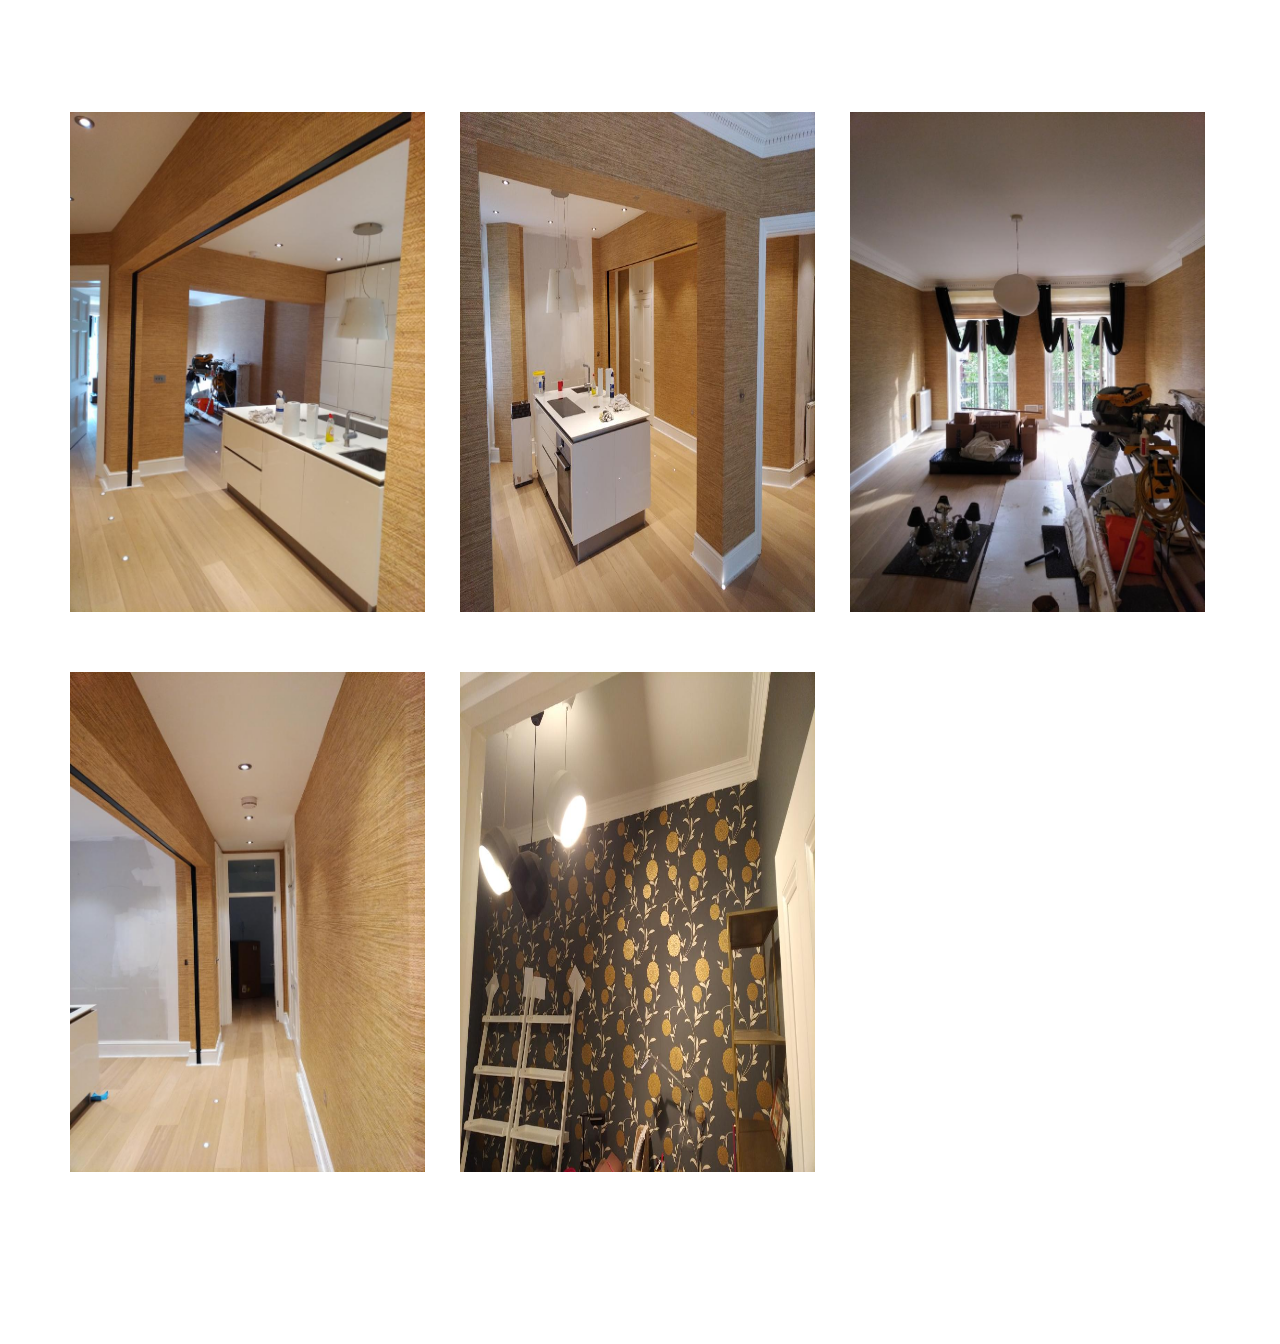
<file: Sw1p.html>
<!DOCTYPE html>
<html lang="en">
<head>
        <meta charset="utf-8">
        <meta http-equiv="X-UA-Compatible" content="IE=edge">
        <title>Granite Contracts</title>
        <meta name="viewport" content="width=device-width, initial-scale=1">
        <meta name="description" content="Granite contracts,roofing,paving..." />
        <meta name="keywords" content="Granite Contracts,roofing,paving..." />
        <meta name="author" content="Granite Contracts" />
    
          <!-- Facebook and Twitter integration -->
        <meta property="og:title" content=""/>
        <meta property="og:image" content=""/>
        <meta property="og:url" content=""/>
        <meta property="og:site_name" content=""/>
        <meta property="og:description" content=""/>
        <meta name="twitter:title" content="" />
        <meta name="twitter:image" content="" />
        <meta name="twitter:url" content="" />
        <meta name="twitter:card" content="" />
    
        <!-- Place favicon.ico and apple-touch-icon.png in the root directory -->
        <link rel="shortcut icon" href="/images/favicon.ico">
    
        <link href='https://fonts.googleapis.com/css?family=Roboto:400,100,300,700,900' rel='stylesheet' type='text/css'>
        <link href="https://fonts.googleapis.com/css?family=Roboto+Slab:300,400,700" rel="stylesheet">
        
        <!-- Animate.css -->
        <link rel="stylesheet" href="css/animate.css">
        <!-- Icomoon Icon Fonts-->
        <link rel="stylesheet" href="css/icomoon.css">
        <!-- Bootstrap  -->
        <link rel="stylesheet" href="css/bootstrap.css">
        <!-- Superfish -->
        <link rel="stylesheet" href="css/superfish.css">
        <!-- Flexslider  -->
        <link rel="stylesheet" href="css/flexslider.css">
    
        <link rel="stylesheet" href="css/style.css">
    
    
        <!-- Modernizr JS -->
        <script src="js/modernizr-2.6.2.min.js"></script>
        <!-- FOR IE9 below -->
        <!--[if lt IE 9]>
        <script src="js/respond.min.js"></script>
        <![endif]-->
    <title>Project 1</title>
</head>
<body>
    <div id="fh5co-work-section">
        <div class="container">
            <div class="row">
                <div class="col-md-4 grid-project text-center project">
                        <div class="image"><img src="Sw1P/swx1.jpeg" alt="Project" class="img-responsive"></div>
                </div>
                <div class="col-md-4 grid-project text-center project">
                        <div class="image"><img src="Sw1P/swx2.jpeg" alt="Project" class="img-responsive"></div>
                </div>
                <div class="col-md-4 grid-project text-center project">
                        <div class="image"><img src="Sw1P/swx3.jpeg" alt="Project" class="img-responsive"></div>
                </div>
                  <div class="col-md-4 grid-project text-center project">
                        <div class="image"><img src="Sw1P/swx4.jpeg" alt="Project" class="img-responsive"></div>
                </div>
                <div class="col-md-4 grid-project text-center project">
                        <div class="image"><img src="Sw1P/swx5.jpeg" alt="Project" class="img-responsive"></div>
                </div>
            </div>
        </div>
    </div>
</body>
</html>
</file>
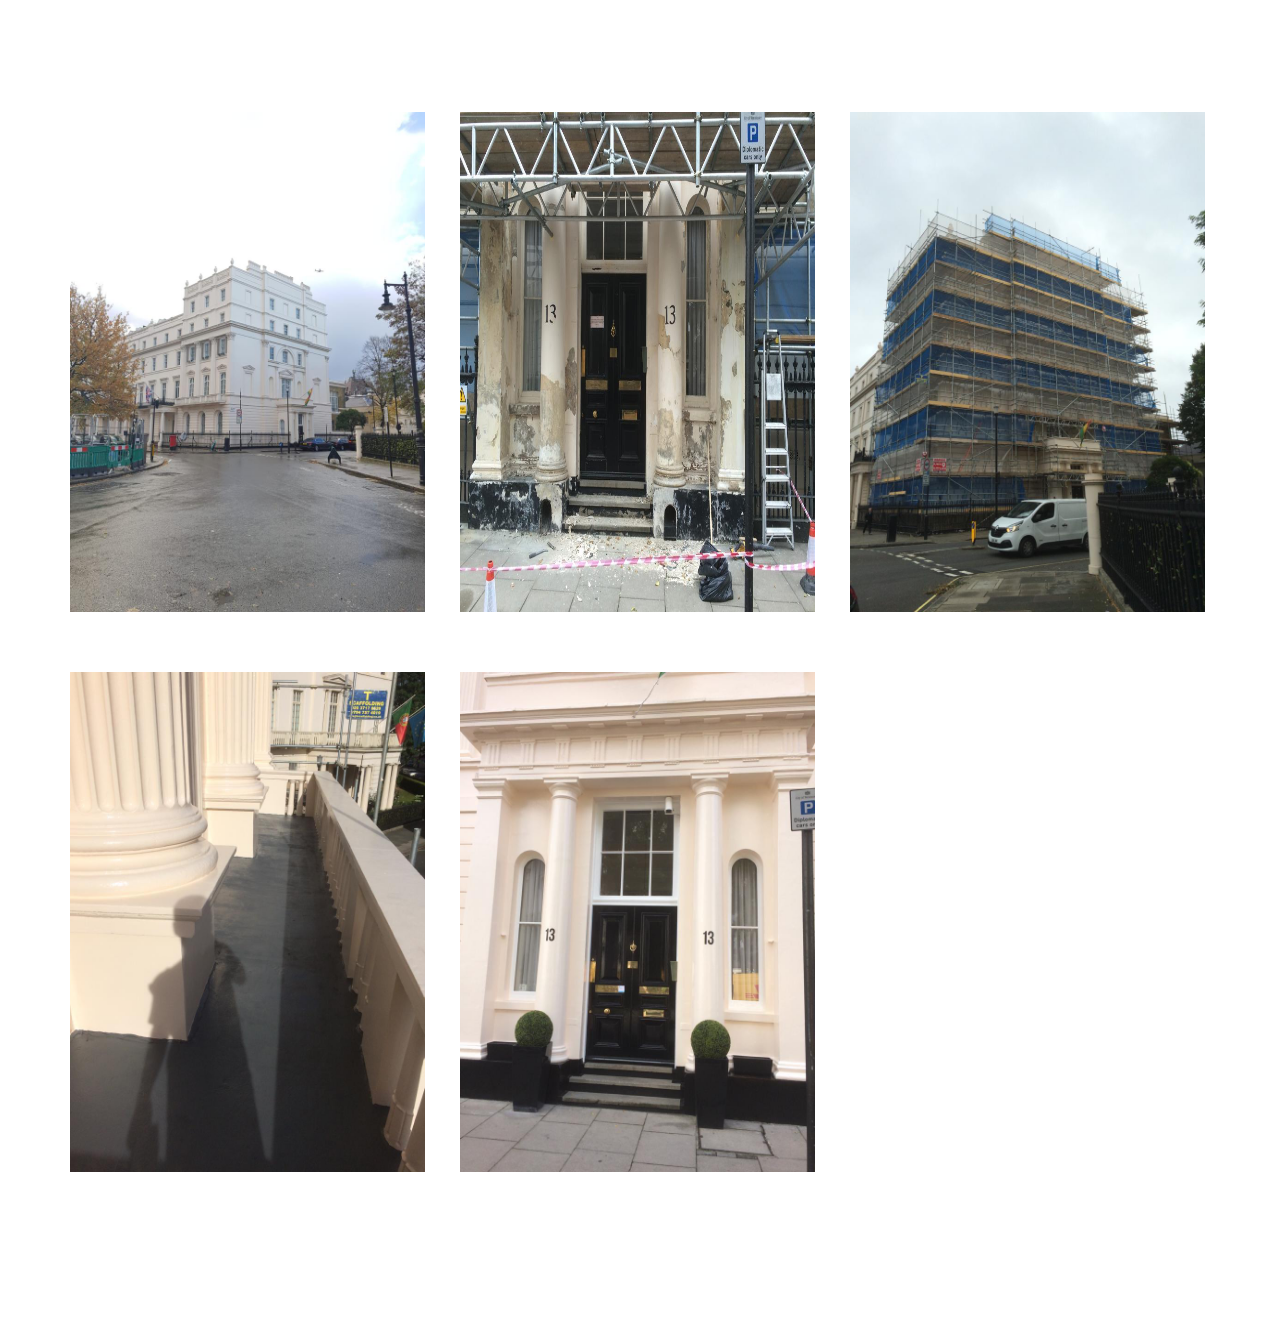
<file: Swix8pn.html>
<!DOCTYPE html>
<html lang="en">
<head>
        <meta charset="utf-8">
        <meta http-equiv="X-UA-Compatible" content="IE=edge">
        <title>Granite Contracts</title>
        <meta name="viewport" content="width=device-width, initial-scale=1">
        <meta name="description" content="Granite contracts,roofing,paving..." />
        <meta name="keywords" content="Granite Contracts,roofing,paving..." />
        <meta name="author" content="Granite Contracts" />
    
          <!-- Facebook and Twitter integration -->
        <meta property="og:title" content=""/>
        <meta property="og:image" content=""/>
        <meta property="og:url" content=""/>
        <meta property="og:site_name" content=""/>
        <meta property="og:description" content=""/>
        <meta name="twitter:title" content="" />
        <meta name="twitter:image" content="" />
        <meta name="twitter:url" content="" />
        <meta name="twitter:card" content="" />
    
        <!-- Place favicon.ico and apple-touch-icon.png in the root directory -->
        <link rel="shortcut icon" href="/images/favicon.ico">
    
        <link href='https://fonts.googleapis.com/css?family=Roboto:400,100,300,700,900' rel='stylesheet' type='text/css'>
        <link href="https://fonts.googleapis.com/css?family=Roboto+Slab:300,400,700" rel="stylesheet">
        
        <!-- Animate.css -->
        <link rel="stylesheet" href="css/animate.css">
        <!-- Icomoon Icon Fonts-->
        <link rel="stylesheet" href="css/icomoon.css">
        <!-- Bootstrap  -->
        <link rel="stylesheet" href="css/bootstrap.css">
        <!-- Superfish -->
        <link rel="stylesheet" href="css/superfish.css">
        <!-- Flexslider  -->
        <link rel="stylesheet" href="css/flexslider.css">
    
        <link rel="stylesheet" href="css/style.css">
    
    
        <!-- Modernizr JS -->
        <script src="js/modernizr-2.6.2.min.js"></script>
        <!-- FOR IE9 below -->
        <!--[if lt IE 9]>
        <script src="js/respond.min.js"></script>
        <![endif]-->
    <title>Project 1</title>
</head>
<body>
    <div id="fh5co-work-section">
        <div class="container">
            <div class="row">
                <div class="col-md-4 grid-project text-center project">
                        <div class="image"><img src="SW1X 8PN/sw1.jpeg" alt="Project" class="img-responsive"></div>
                </div>
                <div class="col-md-4 grid-project text-center project">
                        <div class="image"><img src="SW1X 8PN/sw2.jpeg" alt="Project" class="img-responsive"></div>
                </div>
                <div class="col-md-4 grid-project text-center project">
                        <div class="image"><img src="SW1X 8PN/sw3.jpeg" alt="Project" class="img-responsive"></div>
                </div>
                  <div class="col-md-4 grid-project text-center project">
                        <div class="image"><img src="SW1X 8PN/sw4.jpeg" alt="Project" class="img-responsive"></div>
                </div>
                <div class="col-md-4 grid-project text-center project">
                        <div class="image"><img src="SW1X 8PN/sw5.jpeg" alt="Project" class="img-responsive"></div>
                </div>
            </div>
        </div>
    </div>
</body>
</html>
</file>
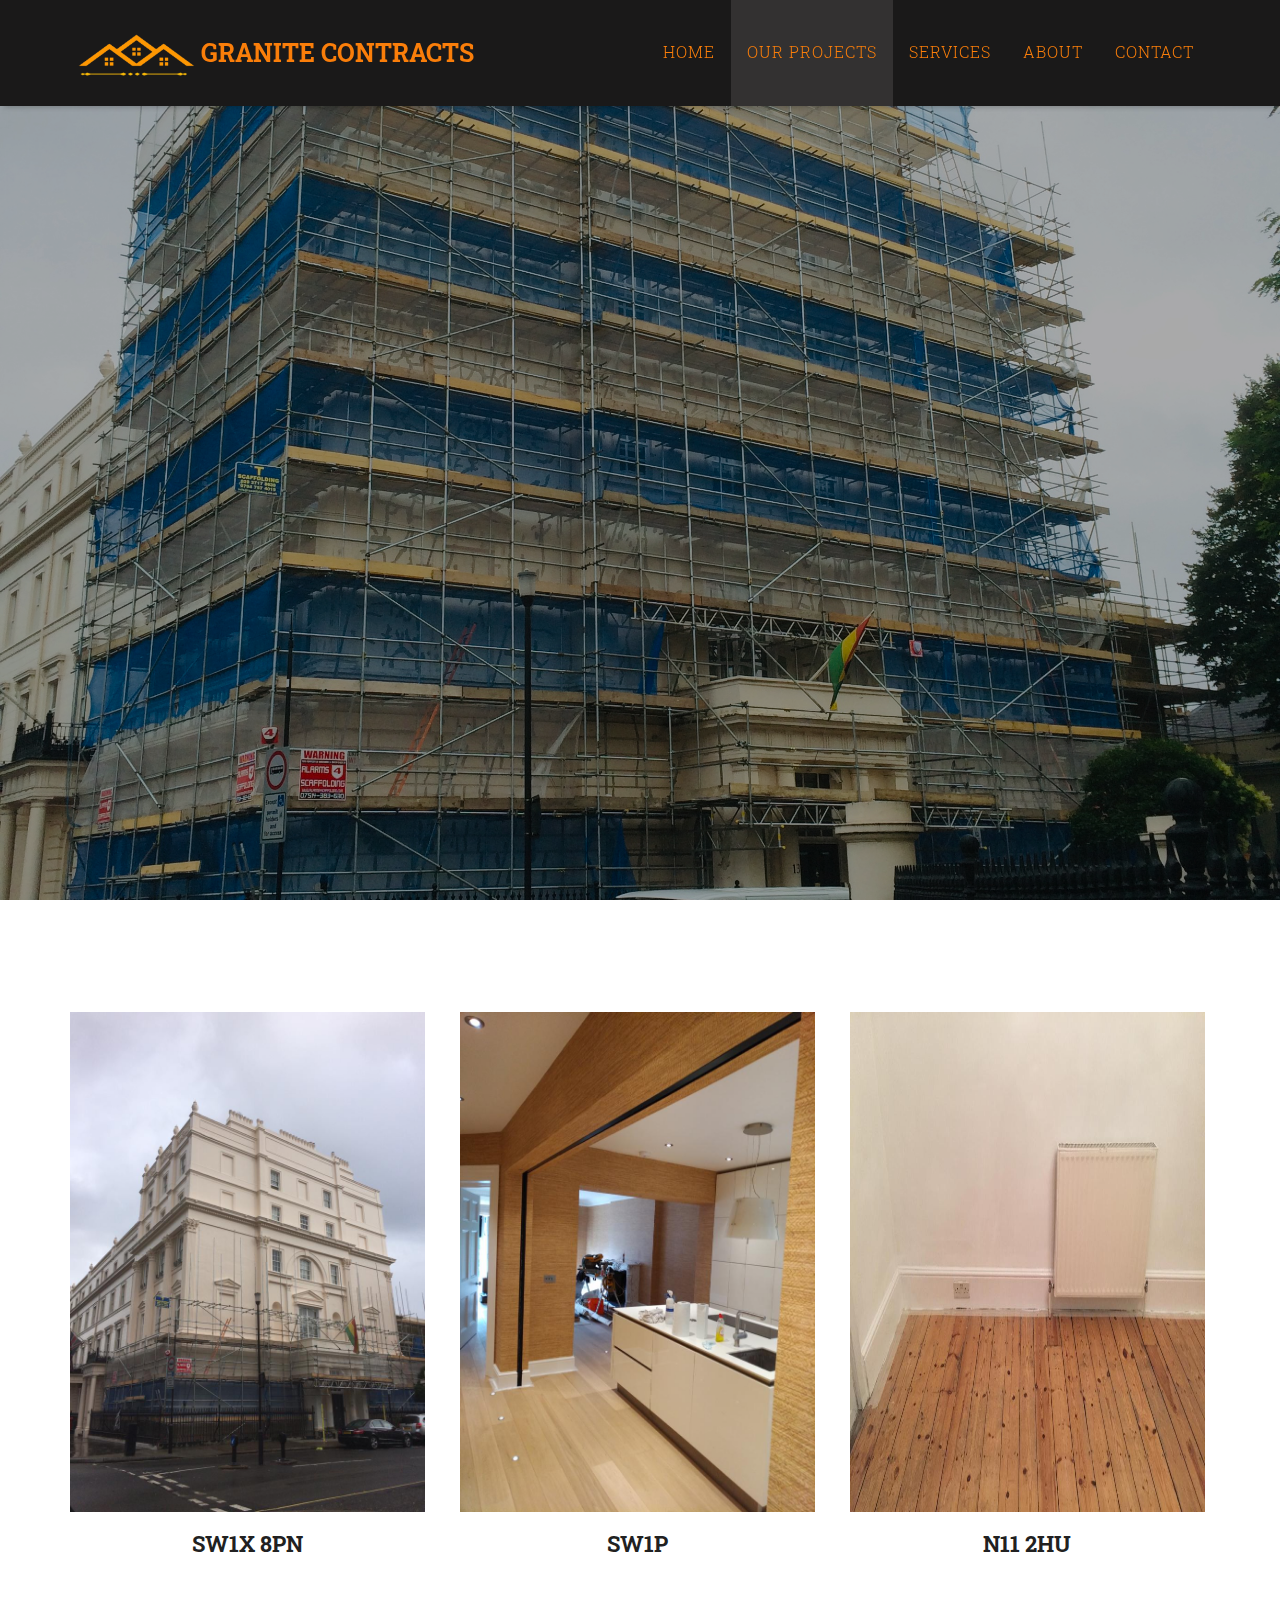
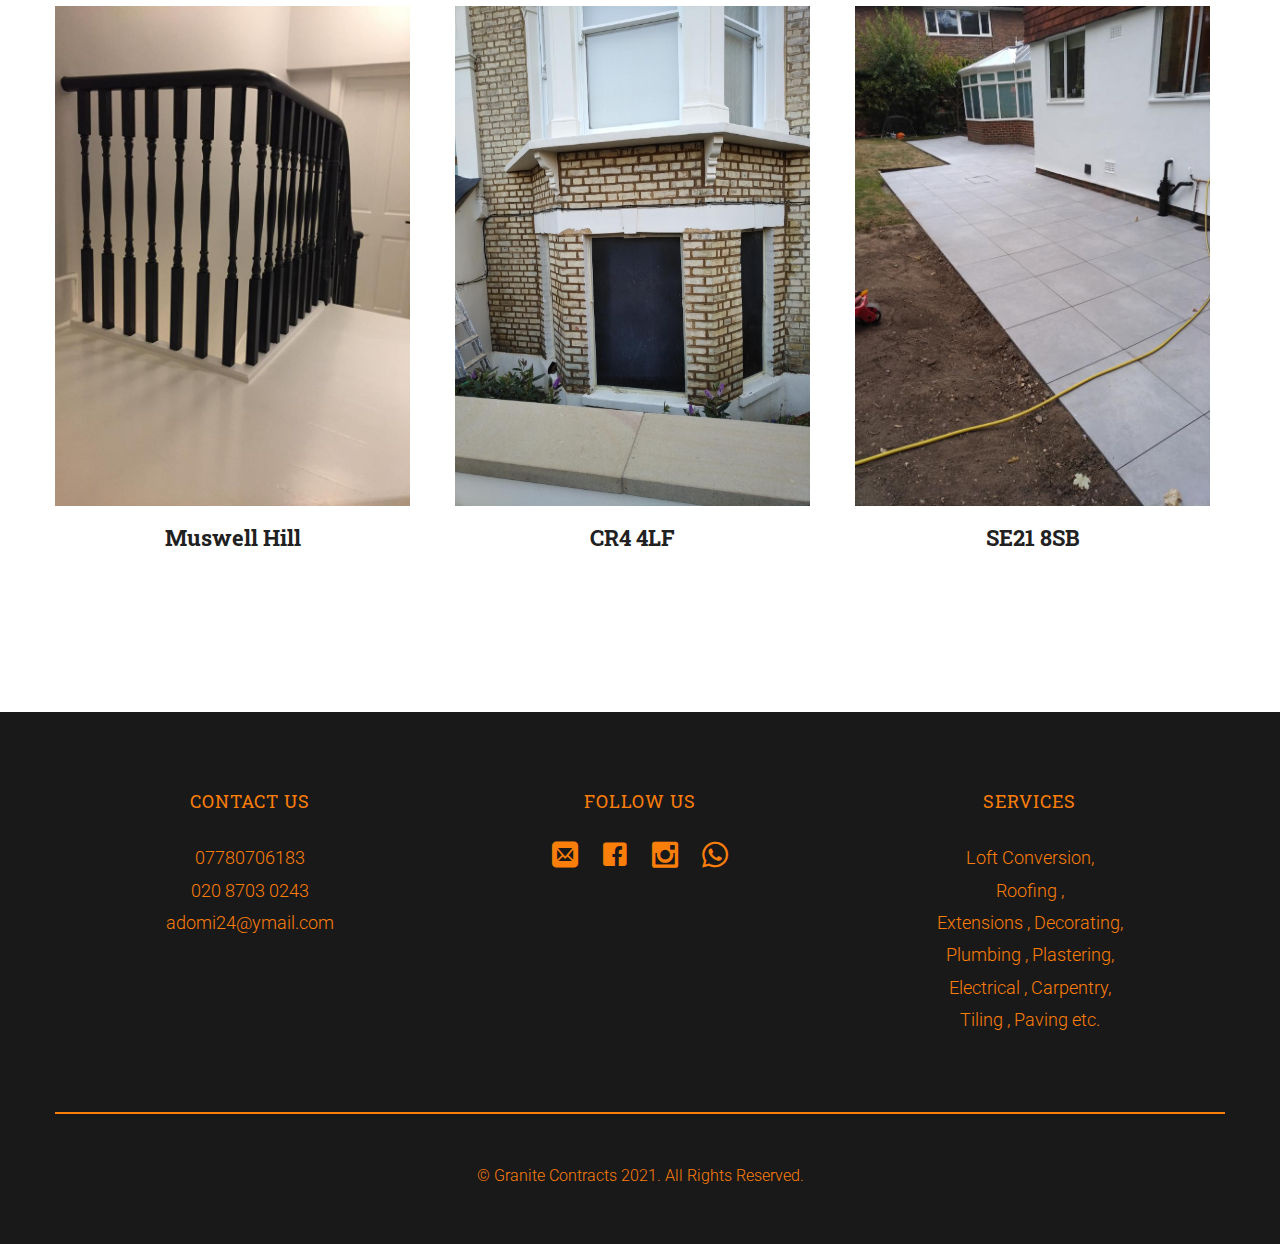
<file: work.html>
<!DOCTYPE html>
<!--[if lt IE 7]>      <html class="no-js lt-ie9 lt-ie8 lt-ie7"> <![endif]-->
<!--[if IE 7]>         <html class="no-js lt-ie9 lt-ie8"> <![endif]-->
<!--[if IE 8]>         <html class="no-js lt-ie9"> <![endif]-->
<!--[if gt IE 8]><!--> <html class="no-js"> <!--<![endif]-->
	<head>
	<meta charset="utf-8">
	<meta http-equiv="X-UA-Compatible" content="IE=edge">
	<title>Granite Contracts</title>
	<meta name="viewport" content="width=device-width, initial-scale=1">
	<meta name="description" content="Granite contracts,roofing,paving..." />
	<meta name="keywords" content="Granite Contracts,roofing,paving..." />
	<meta name="author" content="Granite Contracts" />

  	<!-- Facebook and Twitter integration -->
	<meta property="og:title" content=""/>
	<meta property="og:image" content=""/>
	<meta property="og:url" content=""/>
	<meta property="og:site_name" content=""/>
	<meta property="og:description" content=""/>
	<meta name="twitter:title" content="" />
	<meta name="twitter:image" content="" />
	<meta name="twitter:url" content="" />
	<meta name="twitter:card" content="" />

	<!-- Place favicon.ico and apple-touch-icon.png in the root directory -->
	<link rel="shortcut icon" href="/images/favicon.ico">

	<link href='https://fonts.googleapis.com/css?family=Roboto:400,100,300,700,900' rel='stylesheet' type='text/css'>
	<link href="https://fonts.googleapis.com/css?family=Roboto+Slab:300,400,700" rel="stylesheet">
	
	<!-- Animate.css -->
	<link rel="stylesheet" href="css/animate.css">
	<!-- Icomoon Icon Fonts-->
	<link rel="stylesheet" href="css/icomoon.css">
	<!-- Bootstrap  -->
	<link rel="stylesheet" href="css/bootstrap.css">
	<!-- Superfish -->
	<link rel="stylesheet" href="css/superfish.css">
	<!-- Flexslider  -->
	<link rel="stylesheet" href="css/flexslider.css">

	<link rel="stylesheet" href="css/style.css">


	<!-- Modernizr JS -->
	<script src="js/modernizr-2.6.2.min.js"></script>
	<!-- FOR IE9 below -->
	<!--[if lt IE 9]>
	<script src="js/respond.min.js"></script>
	<![endif]-->

	</head>
	<body>
		<div id="fh5co-wrapper">
		<div id="fh5co-page">
		<div id="fh5co-header">
			<header id="fh5co-header-section">
				<div class="container">
					<div class="nav-header">
						<a href="#" class="js-fh5co-nav-toggle fh5co-nav-toggle"><i></i></a>
						<h1 id="fh5co-logo"><a class="Logo" href="index.html"><img style="height:50px" src="images/LOgo.png">Granite Contracts</a></h1>
						<!-- START #fh5co-menu-wrap -->
						<nav id="fh5co-menu-wrap" role="navigation">
							<ul class="sf-menu" id="fh5co-primary-menu">
								<li>
									<a href="index.html">Home</a>
								</li>
								<li><a class="active" href="work.html">Our Projects</a></li>
								<li>
									<a href="services.html" class="fh5co-sub-ddown">Services</a>
								</li>
								<li><a href="about.html">About</a></li>
								<li><a href="contact.html">Contact</a></li>
							</ul>
						</nav>
					</div>
				</div>
			</header>		
		</div>
		<!-- end:fh5co-header -->
		<aside id="fh5co-hero" class="js-fullheight">
			<div class="flexslider js-fullheight">
				<ul class="slides">
			   	<li style="background-image: url(images/slide_1.jpg);">
			   		<div class="overlay-gradient"></div>
			   	</li>
			   	<li style="background-image: url(images/project-2.jpg);">
			   		<div class="overlay-gradient"></div>
			   	</li>
				   <li style="background-image: url(images/project-4.jpg);">
					<div class="overlay-gradient"></div>
				</li>
				<li style="background-image: url(images/project-5.jpg);">
					<div class="overlay-gradient"></div>
				</li>
				<li style="background-image: url(images/project-6.jpg);">
					<div class="overlay-gradient"></div>
				</li>
				<li style="background-image: url(images/project-7.jpg);">
					<div class="overlay-gradient"></div>
				</li>
				<li style="background-image: url(images/project-8.jpg);">
					<div class="overlay-gradient"></div>
				</li>
				<li style="background-image: url(images/project-9.jpg);">
					<div class="overlay-gradient"></div>
				</li>
				<li style="background-image: url(images/project-10.jpg);">
					<div class="overlay-gradient"></div>
				</li>
				<li style="background-image: url(images/project-12.jpg);">
					<div class="overlay-gradient"></div>
				</li>
				<li style="background-image: url(images/project-11.jpg);">
					<div class="overlay-gradient"></div>
				</li>
			  	</ul>
		  	</div>
		</aside>
		<div id="fh5co-work-section">
			<div class="container">
				<div class="row">
					<div class="col-md-4 text-center project">
						<a target ="_blank" href="Swix8pn.html" class="grid-project">
							<div class="image"><img src="images/project-2.jpg" alt="Project" class="img-responsive"></div>
							<div class="desc">
								<h3>SW1X 8PN</h3>
							</div>
						</a>
					</div>
					<div class="col-md-4 text-center project">
						<a target ="_blank" href="Sw1p.html" class="grid-project">
							<div class="image"><img src="Sw1P/swx1.jpeg" alt="Project" class="img-responsive"></div>
							<div class="desc">
								<h3>SW1P</h3>
							</div>
						</a>
					</div>
					<div class="col-md-4 text-center project">
						<a target ="_blank" href="n11.html" class="grid-project">
							<div class="image"><img src="N11 2HU/n1.jpeg" alt="Project" class="img-responsive"></div>
							<div class="desc">
								<h3>N11 2HU</h3>
							</div>
						</a>
					</div>
			 <div class="row">
					<div class="col-md-4 text-center project">
						<a href="muswell.html" target ="_blank" class="grid-project">
							<div class="image"><img src="Muswell hill/mus1.jpeg" alt="Project" class="img-responsive"></div>
							<div class="desc">
								<h3>Muswell Hill</h3>
							</div>
						</a>
					</div>
					<div class="col-md-4 text-center project">
						<a href="cr4.html" target ="_blank" class="grid-project">
							<div class="image"><img src="images/project-5.jpg" alt="Project" class="img-responsive"></div>
							<div class="desc">
								<h3>CR4 4LF</h3>
							</div>
						</a>
					</div>
					<div class="col-md-4 text-center project">
						<a href="Se21.html" target ="_blank" class="grid-project">
							<div class="image"><img src="Se21 8sb/SE4.jpeg" alt="Project" class="img-responsive"></div>
							<div class="desc">
								<h3>SE21 8SB</h3>
							</div>
						</a>
					</div>
				</div>
			</div>
			</div>
		</div>
		<footer>
			<div id="footer">
				<div class="container">
					<div class="row">
						<div class="col-md-4 text-center">
							<h3 class="section-title">CONTACT US</h3>
							<p>07780706183 <br> 020 8703 0243 <br><a href="mailto: adomi24@ymail.com">adomi24@ymail.com</a></p>
						</div>
						
						<div class="col-md-4 tex text-center">
							<h3 class="section-title">FOLLOW US</h3>
							
								<p class="fh5co-social-icons">
									<a href="mailto: adomi24@ymail.com"><i class="icon-mail2"></i></a>
									<a href="#"><i class="icon-facebook2"></i></a>
									<a href="https://www.instagram.com/granitecontracts/"><i class="icon-instagram2"></i></a>
									<a href='https://wa.me/+447780706183' target='_blank'><i class="icon-whatsapp"></i></a>
								</p>
							
						</div>

						<div class="col-md-4 text-center">
							<h3 class="section-title">SERVICES</h3>
							<p>Loft Conversion,<br> Roofing , <br>Extensions , Decorating, <br> Plumbing , Plastering, <br>Electrical , Carpentry, <br> Tiling , Paving etc.</p>
						</div>
					</div>
					<div class="row text-center copy-right">
							<p>&copy; Granite Contracts 2021. All Rights Reserved.</p>
					</div>
				</div>
			</div>
		</footer>
	

	</div>
	<!-- END fh5co-page -->

	</div>
	<!-- END fh5co-wrapper -->

	<!-- jQuery -->


	<script src="js/jquery.min.js"></script>
	<!-- jQuery Easing -->
	<script src="js/jquery.easing.1.3.js"></script>
	<!-- Bootstrap -->
	<script src="js/bootstrap.min.js"></script>
	<!-- Waypoints -->
	<script src="js/jquery.waypoints.min.js"></script>
	<!-- Superfish -->
	<script src="js/hoverIntent.js"></script>
	<script src="js/superfish.js"></script>
	<!-- Flexslider -->
	<script src="js/jquery.flexslider-min.js"></script>

	<!-- Main JS (Do not remove) -->
	<script src="js/main.js"></script>

	</body>
</html>
</file>
<file: css/icomoon.css>
@font-face {
    font-family: 'icomoon';
    src:    url('fonts/icomoon.eot?1oniuf');
    src:    url('fonts/icomoon.eot?1oniuf#iefix') format('embedded-opentype'),
        url('fonts/icomoon.ttf?1oniuf') format('truetype'),
        url('fonts/icomoon.woff?1oniuf') format('woff'),
        url('fonts/icomoon.svg?1oniuf#icomoon') format('svg');
    font-weight: normal;
    font-style: normal;
}

[class^="icon-"], [class*=" icon-"] {
    /* use !important to prevent issues with browser extensions that change fonts */
    font-family: 'icomoon' !important;
    speak: none;
    font-style: normal;
    font-weight: normal;
    font-variant: normal;
    text-transform: none;
    line-height: 1;

    /* Better Font Rendering =========== */
    -webkit-font-smoothing: antialiased;
    -moz-osx-font-smoothing: grayscale;
}

.icon-mobile:before {
    content: "\e000";
}
.icon-laptop:before {
    content: "\e001";
}
.icon-desktop:before {
    content: "\e002";
}
.icon-tablet:before {
    content: "\e003";
}
.icon-phone:before {
    content: "\e004";
}
.icon-document:before {
    content: "\e005";
}
.icon-documents:before {
    content: "\e006";
}
.icon-search:before {
    content: "\e007";
}
.icon-clipboard:before {
    content: "\e008";
}
.icon-newspaper:before {
    content: "\e009";
}
.icon-notebook:before {
    content: "\e00a";
}
.icon-book-open:before {
    content: "\e00b";
}
.icon-browser:before {
    content: "\e00c";
}
.icon-calendar:before {
    content: "\e00d";
}
.icon-presentation:before {
    content: "\e00e";
}
.icon-picture:before {
    content: "\e00f";
}
.icon-pictures:before {
    content: "\e010";
}
.icon-video:before {
    content: "\e011";
}
.icon-camera:before {
    content: "\e012";
}
.icon-printer:before {
    content: "\e013";
}
.icon-toolbox:before {
    content: "\e014";
}
.icon-briefcase:before {
    content: "\e015";
}
.icon-wallet:before {
    content: "\e016";
}
.icon-gift:before {
    content: "\e017";
}
.icon-bargraph:before {
    content: "\e018";
}
.icon-grid:before {
    content: "\e019";
}
.icon-expand:before {
    content: "\e01a";
}
.icon-focus:before {
    content: "\e01b";
}
.icon-edit:before {
    content: "\e01c";
}
.icon-adjustments:before {
    content: "\e01d";
}
.icon-ribbon:before {
    content: "\e01e";
}
.icon-hourglass:before {
    content: "\e01f";
}
.icon-lock:before {
    content: "\e020";
}
.icon-megaphone:before {
    content: "\e021";
}
.icon-shield:before {
    content: "\e022";
}
.icon-trophy:before {
    content: "\e023";
}
.icon-flag:before {
    content: "\e024";
}
.icon-map:before {
    content: "\e025";
}
.icon-puzzle:before {
    content: "\e026";
}
.icon-basket:before {
    content: "\e027";
}
.icon-envelope:before {
    content: "\e028";
}
.icon-streetsign:before {
    content: "\e029";
}
.icon-telescope:before {
    content: "\e02a";
}
.icon-gears:before {
    content: "\e02b";
}
.icon-key:before {
    content: "\e02c";
}
.icon-paperclip:before {
    content: "\e02d";
}
.icon-attachment:before {
    content: "\e02e";
}
.icon-pricetags:before {
    content: "\e02f";
}
.icon-lightbulb:before {
    content: "\e030";
}
.icon-layers:before {
    content: "\e031";
}
.icon-pencil:before {
    content: "\e032";
}
.icon-tools:before {
    content: "\e033";
}
.icon-tools-2:before {
    content: "\e034";
}
.icon-scissors:before {
    content: "\e035";
}
.icon-paintbrush:before {
    content: "\e036";
}
.icon-magnifying-glass:before {
    content: "\e037";
}
.icon-circle-compass:before {
    content: "\e038";
}
.icon-linegraph:before {
    content: "\e039";
}
.icon-mic:before {
    content: "\e03a";
}
.icon-strategy:before {
    content: "\e03b";
}
.icon-beaker:before {
    content: "\e03c";
}
.icon-caution:before {
    content: "\e03d";
}
.icon-recycle:before {
    content: "\e03e";
}
.icon-anchor:before {
    content: "\e03f";
}
.icon-profile-male:before {
    content: "\e040";
}
.icon-profile-female:before {
    content: "\e041";
}
.icon-bike:before {
    content: "\e042";
}
.icon-wine:before {
    content: "\e043";
}
.icon-hotairballoon:before {
    content: "\e044";
}
.icon-globe:before {
    content: "\e045";
}
.icon-genius:before {
    content: "\e046";
}
.icon-map-pin:before {
    content: "\e047";
}
.icon-dial:before {
    content: "\e048";
}
.icon-chat:before {
    content: "\e049";
}
.icon-heart:before {
    content: "\e04a";
}
.icon-cloud:before {
    content: "\e04b";
}
.icon-upload:before {
    content: "\e04c";
}
.icon-download:before {
    content: "\e04d";
}
.icon-target:before {
    content: "\e04e";
}
.icon-hazardous:before {
    content: "\e04f";
}
.icon-piechart:before {
    content: "\e050";
}
.icon-speedometer:before {
    content: "\e051";
}
.icon-global:before {
    content: "\e052";
}
.icon-compass:before {
    content: "\e053";
}
.icon-lifesaver:before {
    content: "\e054";
}
.icon-clock:before {
    content: "\e055";
}
.icon-aperture:before {
    content: "\e056";
}
.icon-quote:before {
    content: "\e057";
}
.icon-scope:before {
    content: "\e058";
}
.icon-alarmclock:before {
    content: "\e059";
}
.icon-refresh:before {
    content: "\e05a";
}
.icon-happy:before {
    content: "\e05b";
}
.icon-sad:before {
    content: "\e05c";
}
.icon-facebook:before {
    content: "\e05d";
}
.icon-twitter:before {
    content: "\e05e";
}
.icon-googleplus:before {
    content: "\e05f";
}
.icon-rss:before {
    content: "\e060";
}
.icon-tumblr:before {
    content: "\e061";
}
.icon-linkedin:before {
    content: "\e062";
}
.icon-dribbble:before {
    content: "\e063";
}
.icon-box2:before {
    content: "\ea82";
}
.icon-write:before {
    content: "\ea83";
}
.icon-clock2:before {
    content: "\ea84";
}
.icon-reply2:before {
    content: "\ea85";
}
.icon-reply-all2:before {
    content: "\ea86";
}
.icon-forward2:before {
    content: "\ea87";
}
.icon-flag2:before {
    content: "\ea88";
}
.icon-search2:before {
    content: "\ea89";
}
.icon-trash2:before {
    content: "\ea8a";
}
.icon-envelope2:before {
    content: "\ea8b";
}
.icon-bubble:before {
    content: "\ea8c";
}
.icon-bubbles:before {
    content: "\ea8d";
}
.icon-user2:before {
    content: "\ea8e";
}
.icon-users2:before {
    content: "\ea8f";
}
.icon-cloud2:before {
    content: "\ea90";
}
.icon-download2:before {
    content: "\ea91";
}
.icon-upload2:before {
    content: "\ea92";
}
.icon-rain:before {
    content: "\ea93";
}
.icon-sun:before {
    content: "\ea94";
}
.icon-moon2:before {
    content: "\ea95";
}
.icon-bell2:before {
    content: "\ea96";
}
.icon-folder2:before {
    content: "\ea97";
}
.icon-pin2:before {
    content: "\ea98";
}
.icon-sound2:before {
    content: "\ea99";
}
.icon-microphone:before {
    content: "\ea9a";
}
.icon-camera2:before {
    content: "\ea9b";
}
.icon-image2:before {
    content: "\ea9c";
}
.icon-cog2:before {
    content: "\ea9d";
}
.icon-calendar2:before {
    content: "\ea9e";
}
.icon-book2:before {
    content: "\ea9f";
}
.icon-map-marker:before {
    content: "\eaa0";
}
.icon-store:before {
    content: "\eaa1";
}
.icon-support:before {
    content: "\eaa2";
}
.icon-tag2:before {
    content: "\eaa3";
}
.icon-heart2:before {
    content: "\eaa4";
}
.icon-video-camera:before {
    content: "\eaa5";
}
.icon-trophy2:before {
    content: "\eaa6";
}
.icon-cart:before {
    content: "\eaa7";
}
.icon-eye2:before {
    content: "\eaa8";
}
.icon-cancel:before {
    content: "\eaa9";
}
.icon-chart:before {
    content: "\eaaa";
}
.icon-target2:before {
    content: "\eaab";
}
.icon-printer2:before {
    content: "\eaac";
}
.icon-location2:before {
    content: "\eaad";
}
.icon-bookmark2:before {
    content: "\eaae";
}
.icon-monitor:before {
    content: "\eaaf";
}
.icon-cross2:before {
    content: "\eab0";
}
.icon-plus2:before {
    content: "\eab1";
}
.icon-left:before {
    content: "\eab2";
}
.icon-up:before {
    content: "\eab3";
}
.icon-browser2:before {
    content: "\eab4";
}
.icon-windows:before {
    content: "\eab5";
}
.icon-switch2:before {
    content: "\eab6";
}
.icon-dashboard:before {
    content: "\eab7";
}
.icon-play:before {
    content: "\eab8";
}
.icon-fast-forward:before {
    content: "\eab9";
}
.icon-next:before {
    content: "\eaba";
}
.icon-refresh2:before {
    content: "\eabb";
}
.icon-film:before {
    content: "\eabc";
}
.icon-home2:before {
    content: "\eabd";
}
.icon-add-to-list:before {
    content: "\e901";
}
.icon-classic-computer:before {
    content: "\e902";
}
.icon-controller-fast-backward:before {
    content: "\e903";
}
.icon-creative-commons-attribution:before {
    content: "\e904";
}
.icon-creative-commons-noderivs:before {
    content: "\e905";
}
.icon-creative-commons-noncommercial-eu:before {
    content: "\e906";
}
.icon-creative-commons-noncommercial-us:before {
    content: "\e907";
}
.icon-creative-commons-public-domain:before {
    content: "\e908";
}
.icon-creative-commons-remix:before {
    content: "\e909";
}
.icon-creative-commons-share:before {
    content: "\e90a";
}
.icon-creative-commons-sharealike:before {
    content: "\e90b";
}
.icon-creative-commons:before {
    content: "\e90c";
}
.icon-document-landscape:before {
    content: "\e90d";
}
.icon-remove-user:before {
    content: "\e90e";
}
.icon-warning:before {
    content: "\e90f";
}
.icon-arrow-bold-down:before {
    content: "\e910";
}
.icon-arrow-bold-left:before {
    content: "\e911";
}
.icon-arrow-bold-right:before {
    content: "\e912";
}
.icon-arrow-bold-up:before {
    content: "\e913";
}
.icon-arrow-down:before {
    content: "\e914";
}
.icon-arrow-left:before {
    content: "\e915";
}
.icon-arrow-long-down:before {
    content: "\e916";
}
.icon-arrow-long-left:before {
    content: "\e917";
}
.icon-arrow-long-right:before {
    content: "\e918";
}
.icon-arrow-long-up:before {
    content: "\e919";
}
.icon-arrow-right:before {
    content: "\e91a";
}
.icon-arrow-up:before {
    content: "\e91b";
}
.icon-arrow-with-circle-down:before {
    content: "\e91c";
}
.icon-arrow-with-circle-left:before {
    content: "\e91d";
}
.icon-arrow-with-circle-right:before {
    content: "\e91e";
}
.icon-arrow-with-circle-up:before {
    content: "\e91f";
}
.icon-bookmark:before {
    content: "\e920";
}
.icon-bookmarks:before {
    content: "\e921";
}
.icon-chevron-down:before {
    content: "\e922";
}
.icon-chevron-left:before {
    content: "\e923";
}
.icon-chevron-right:before {
    content: "\e924";
}
.icon-chevron-small-down:before {
    content: "\e925";
}
.icon-chevron-small-left:before {
    content: "\e926";
}
.icon-chevron-small-right:before {
    content: "\e927";
}
.icon-chevron-small-up:before {
    content: "\e928";
}
.icon-chevron-thin-down:before {
    content: "\e929";
}
.icon-chevron-thin-left:before {
    content: "\e92a";
}
.icon-chevron-thin-right:before {
    content: "\e92b";
}
.icon-chevron-thin-up:before {
    content: "\e92c";
}
.icon-chevron-up:before {
    content: "\e92d";
}
.icon-chevron-with-circle-down:before {
    content: "\e92e";
}
.icon-chevron-with-circle-left:before {
    content: "\e92f";
}
.icon-chevron-with-circle-right:before {
    content: "\e930";
}
.icon-chevron-with-circle-up:before {
    content: "\e931";
}
.icon-cloud3:before {
    content: "\e932";
}
.icon-controller-fast-forward:before {
    content: "\e933";
}
.icon-controller-jump-to-start:before {
    content: "\e934";
}
.icon-controller-next:before {
    content: "\e935";
}
.icon-controller-paus:before {
    content: "\e936";
}
.icon-controller-play:before {
    content: "\e937";
}
.icon-controller-record:before {
    content: "\e938";
}
.icon-controller-stop:before {
    content: "\e939";
}
.icon-controller-volume:before {
    content: "\e93a";
}
.icon-dot-single:before {
    content: "\e93b";
}
.icon-dots-three-horizontal:before {
    content: "\e93c";
}
.icon-dots-three-vertical:before {
    content: "\e93d";
}
.icon-dots-two-horizontal:before {
    content: "\e93e";
}
.icon-dots-two-vertical:before {
    content: "\e93f";
}
.icon-download3:before {
    content: "\e940";
}
.icon-emoji-flirt:before {
    content: "\e941";
}
.icon-flow-branch:before {
    content: "\e942";
}
.icon-flow-cascade:before {
    content: "\e943";
}
.icon-flow-line:before {
    content: "\e944";
}
.icon-flow-parallel:before {
    content: "\e945";
}
.icon-flow-tree:before {
    content: "\e946";
}
.icon-install:before {
    content: "\e947";
}
.icon-layers2:before {
    content: "\e948";
}
.icon-open-book:before {
    content: "\e949";
}
.icon-resize-100:before {
    content: "\e94a";
}
.icon-resize-full-screen:before {
    content: "\e94b";
}
.icon-save:before {
    content: "\e94c";
}
.icon-select-arrows:before {
    content: "\e94d";
}
.icon-sound-mute:before {
    content: "\e94e";
}
.icon-sound:before {
    content: "\e94f";
}
.icon-trash:before {
    content: "\e950";
}
.icon-triangle-down:before {
    content: "\e951";
}
.icon-triangle-left:before {
    content: "\e952";
}
.icon-triangle-right:before {
    content: "\e953";
}
.icon-triangle-up:before {
    content: "\e954";
}
.icon-uninstall:before {
    content: "\e955";
}
.icon-upload-to-cloud:before {
    content: "\e956";
}
.icon-upload3:before {
    content: "\e957";
}
.icon-add-user:before {
    content: "\e958";
}
.icon-address:before {
    content: "\e959";
}
.icon-adjust:before {
    content: "\e95a";
}
.icon-air:before {
    content: "\e95b";
}
.icon-aircraft-landing:before {
    content: "\e95c";
}
.icon-aircraft-take-off:before {
    content: "\e95d";
}
.icon-aircraft:before {
    content: "\e95e";
}
.icon-align-bottom:before {
    content: "\e95f";
}
.icon-align-horizontal-middle:before {
    content: "\e960";
}
.icon-align-left:before {
    content: "\e961";
}
.icon-align-right:before {
    content: "\e962";
}
.icon-align-top:before {
    content: "\e963";
}
.icon-align-vertical-middle:before {
    content: "\e964";
}
.icon-archive:before {
    content: "\e965";
}
.icon-area-graph:before {
    content: "\e966";
}
.icon-attachment2:before {
    content: "\e967";
}
.icon-awareness-ribbon:before {
    content: "\e968";
}
.icon-back-in-time:before {
    content: "\e969";
}
.icon-back:before {
    content: "\e96a";
}
.icon-bar-graph:before {
    content: "\e96b";
}
.icon-battery:before {
    content: "\e96c";
}
.icon-beamed-note:before {
    content: "\e96d";
}
.icon-bell:before {
    content: "\e96e";
}
.icon-blackboard:before {
    content: "\e96f";
}
.icon-block:before {
    content: "\e970";
}
.icon-book:before {
    content: "\e971";
}
.icon-bowl:before {
    content: "\e972";
}
.icon-box:before {
    content: "\e973";
}
.icon-briefcase2:before {
    content: "\e974";
}
.icon-browser3:before {
    content: "\e975";
}
.icon-brush:before {
    content: "\e976";
}
.icon-bucket:before {
    content: "\e977";
}
.icon-cake:before {
    content: "\e978";
}
.icon-calculator:before {
    content: "\e979";
}
.icon-calendar3:before {
    content: "\e97a";
}
.icon-camera3:before {
    content: "\e97b";
}
.icon-ccw:before {
    content: "\e97c";
}
.icon-chat2:before {
    content: "\e97d";
}
.icon-check:before {
    content: "\e97e";
}
.icon-circle-with-cross:before {
    content: "\e97f";
}
.icon-circle-with-minus:before {
    content: "\e980";
}
.icon-circle-with-plus:before {
    content: "\e981";
}
.icon-circle:before {
    content: "\e982";
}
.icon-circular-graph:before {
    content: "\e983";
}
.icon-clapperboard:before {
    content: "\e984";
}
.icon-clipboard2:before {
    content: "\e985";
}
.icon-clock3:before {
    content: "\e986";
}
.icon-code:before {
    content: "\e987";
}
.icon-cog:before {
    content: "\e988";
}
.icon-colours:before {
    content: "\e989";
}
.icon-compass2:before {
    content: "\e98a";
}
.icon-copy:before {
    content: "\e98b";
}
.icon-credit-card:before {
    content: "\e98c";
}
.icon-credit:before {
    content: "\e98d";
}
.icon-cross:before {
    content: "\e98e";
}
.icon-cup:before {
    content: "\e98f";
}
.icon-cw:before {
    content: "\e990";
}
.icon-cycle:before {
    content: "\e991";
}
.icon-database:before {
    content: "\e992";
}
.icon-dial-pad:before {
    content: "\e993";
}
.icon-direction:before {
    content: "\e994";
}
.icon-document2:before {
    content: "\e995";
}
.icon-documents2:before {
    content: "\e996";
}
.icon-drink:before {
    content: "\e997";
}
.icon-drive:before {
    content: "\e998";
}
.icon-drop:before {
    content: "\e999";
}
.icon-edit2:before {
    content: "\e99a";
}
.icon-email:before {
    content: "\e99b";
}
.icon-emoji-happy:before {
    content: "\e99c";
}
.icon-emoji-neutral:before {
    content: "\e99d";
}
.icon-emoji-sad:before {
    content: "\e99e";
}
.icon-erase:before {
    content: "\e99f";
}
.icon-eraser:before {
    content: "\e9a0";
}
.icon-export:before {
    content: "\e9a1";
}
.icon-eye:before {
    content: "\e9a2";
}
.icon-feather:before {
    content: "\e9a3";
}
.icon-flag3:before {
    content: "\e9a4";
}
.icon-flash:before {
    content: "\e9a5";
}
.icon-flashlight:before {
    content: "\e9a6";
}
.icon-flat-brush:before {
    content: "\e9a7";
}
.icon-folder-images:before {
    content: "\e9a8";
}
.icon-folder-music:before {
    content: "\e9a9";
}
.icon-folder-video:before {
    content: "\e9aa";
}
.icon-folder:before {
    content: "\e9ab";
}
.icon-forward:before {
    content: "\e9ac";
}
.icon-funnel:before {
    content: "\e9ad";
}
.icon-game-controller:before {
    content: "\e9ae";
}
.icon-gauge:before {
    content: "\e9af";
}
.icon-globe2:before {
    content: "\e9b0";
}
.icon-graduation-cap:before {
    content: "\e9b1";
}
.icon-grid2:before {
    content: "\e9b2";
}
.icon-hair-cross:before {
    content: "\e9b3";
}
.icon-hand:before {
    content: "\e9b4";
}
.icon-heart-outlined:before {
    content: "\e9b5";
}
.icon-heart3:before {
    content: "\e9b6";
}
.icon-help-with-circle:before {
    content: "\e9b7";
}
.icon-help:before {
    content: "\e9b8";
}
.icon-home:before {
    content: "\e9b9";
}
.icon-hour-glass:before {
    content: "\e9ba";
}
.icon-image-inverted:before {
    content: "\e9bb";
}
.icon-image:before {
    content: "\e9bc";
}
.icon-images:before {
    content: "\e9bd";
}
.icon-inbox:before {
    content: "\e9be";
}
.icon-infinity:before {
    content: "\e9bf";
}
.icon-info-with-circle:before {
    content: "\e9c0";
}
.icon-info:before {
    content: "\e9c1";
}
.icon-key2:before {
    content: "\e9c2";
}
.icon-keyboard:before {
    content: "\e9c3";
}
.icon-lab-flask:before {
    content: "\e9c4";
}
.icon-landline:before {
    content: "\e9c5";
}
.icon-language:before {
    content: "\e9c6";
}
.icon-laptop2:before {
    content: "\e9c7";
}
.icon-leaf:before {
    content: "\e9c8";
}
.icon-level-down:before {
    content: "\e9c9";
}
.icon-level-up:before {
    content: "\e9ca";
}
.icon-lifebuoy:before {
    content: "\e9cb";
}
.icon-light-bulb:before {
    content: "\e9cc";
}
.icon-light-down:before {
    content: "\e9cd";
}
.icon-light-up:before {
    content: "\e9ce";
}
.icon-line-graph:before {
    content: "\e9cf";
}
.icon-link:before {
    content: "\e9d0";
}
.icon-list:before {
    content: "\e9d1";
}
.icon-location-pin:before {
    content: "\e9d2";
}
.icon-location:before {
    content: "\e9d3";
}
.icon-lock-open:before {
    content: "\e9d4";
}
.icon-lock2:before {
    content: "\e9d5";
}
.icon-log-out:before {
    content: "\e9d6";
}
.icon-login:before {
    content: "\e9d7";
}
.icon-loop:before {
    content: "\e9d8";
}
.icon-magnet:before {
    content: "\e9d9";
}
.icon-magnifying-glass2:before {
    content: "\e9da";
}
.icon-mail:before {
    content: "\e9db";
}
.icon-man:before {
    content: "\e9dc";
}
.icon-map2:before {
    content: "\e9dd";
}
.icon-mask:before {
    content: "\e9de";
}
.icon-medal:before {
    content: "\e9df";
}
.icon-megaphone2:before {
    content: "\e9e0";
}
.icon-menu:before {
    content: "\e9e1";
}
.icon-message:before {
    content: "\e9e2";
}
.icon-mic2:before {
    content: "\e9e3";
}
.icon-minus:before {
    content: "\e9e4";
}
.icon-mobile2:before {
    content: "\e9e5";
}
.icon-modern-mic:before {
    content: "\e9e6";
}
.icon-moon:before {
    content: "\e9e7";
}
.icon-mouse:before {
    content: "\e9e8";
}
.icon-music:before {
    content: "\e9e9";
}
.icon-network:before {
    content: "\e9ea";
}
.icon-new-message:before {
    content: "\e9eb";
}
.icon-new:before {
    content: "\e9ec";
}
.icon-news:before {
    content: "\e9ed";
}
.icon-note:before {
    content: "\e9ee";
}
.icon-notification:before {
    content: "\e9ef";
}
.icon-old-mobile:before {
    content: "\e9f0";
}
.icon-old-phone:before {
    content: "\e9f1";
}
.icon-palette:before {
    content: "\e9f2";
}
.icon-paper-plane:before {
    content: "\e9f3";
}
.icon-pencil2:before {
    content: "\e9f4";
}
.icon-phone2:before {
    content: "\e9f5";
}
.icon-pie-chart:before {
    content: "\e9f6";
}
.icon-pin:before {
    content: "\e9f7";
}
.icon-plus:before {
    content: "\e9f8";
}
.icon-popup:before {
    content: "\e9f9";
}
.icon-power-plug:before {
    content: "\e9fa";
}
.icon-price-ribbon:before {
    content: "\e9fb";
}
.icon-price-tag:before {
    content: "\e9fc";
}
.icon-print:before {
    content: "\e9fd";
}
.icon-progress-empty:before {
    content: "\e9fe";
}
.icon-progress-full:before {
    content: "\e9ff";
}
.icon-progress-one:before {
    content: "\ea00";
}
.icon-progress-two:before {
    content: "\ea01";
}
.icon-publish:before {
    content: "\ea02";
}
.icon-quote2:before {
    content: "\ea03";
}
.icon-radio:before {
    content: "\ea04";
}
.icon-reply-all:before {
    content: "\ea05";
}
.icon-reply:before {
    content: "\ea06";
}
.icon-retweet:before {
    content: "\ea07";
}
.icon-rocket:before {
    content: "\ea08";
}
.icon-round-brush:before {
    content: "\ea09";
}
.icon-rss2:before {
    content: "\ea0a";
}
.icon-ruler:before {
    content: "\ea0b";
}
.icon-scissors2:before {
    content: "\ea0c";
}
.icon-share-alternitive:before {
    content: "\ea0d";
}
.icon-share:before {
    content: "\ea0e";
}
.icon-shareable:before {
    content: "\ea0f";
}
.icon-shield2:before {
    content: "\ea10";
}
.icon-shop:before {
    content: "\ea11";
}
.icon-shopping-bag:before {
    content: "\ea12";
}
.icon-shopping-basket:before {
    content: "\ea13";
}
.icon-shopping-cart:before {
    content: "\ea14";
}
.icon-shuffle:before {
    content: "\ea15";
}
.icon-signal:before {
    content: "\ea16";
}
.icon-sound-mix:before {
    content: "\ea17";
}
.icon-sports-club:before {
    content: "\ea18";
}
.icon-spreadsheet:before {
    content: "\ea19";
}
.icon-squared-cross:before {
    content: "\ea1a";
}
.icon-squared-minus:before {
    content: "\ea1b";
}
.icon-squared-plus:before {
    content: "\ea1c";
}
.icon-star-outlined:before {
    content: "\ea1d";
}
.icon-star:before {
    content: "\ea1e";
}
.icon-stopwatch:before {
    content: "\ea1f";
}
.icon-suitcase:before {
    content: "\ea20";
}
.icon-swap:before {
    content: "\ea21";
}
.icon-sweden:before {
    content: "\ea22";
}
.icon-switch:before {
    content: "\ea23";
}
.icon-tablet2:before {
    content: "\ea24";
}
.icon-tag:before {
    content: "\ea25";
}
.icon-text-document-inverted:before {
    content: "\ea26";
}
.icon-text-document:before {
    content: "\ea27";
}
.icon-text:before {
    content: "\ea28";
}
.icon-thermometer:before {
    content: "\ea29";
}
.icon-thumbs-down:before {
    content: "\ea2a";
}
.icon-thumbs-up:before {
    content: "\ea2b";
}
.icon-thunder-cloud:before {
    content: "\ea2c";
}
.icon-ticket:before {
    content: "\ea2d";
}
.icon-time-slot:before {
    content: "\ea2e";
}
.icon-tools2:before {
    content: "\ea2f";
}
.icon-traffic-cone:before {
    content: "\ea30";
}
.icon-tree:before {
    content: "\ea31";
}
.icon-trophy3:before {
    content: "\ea32";
}
.icon-tv:before {
    content: "\ea33";
}
.icon-typing:before {
    content: "\ea34";
}
.icon-unread:before {
    content: "\ea35";
}
.icon-untag:before {
    content: "\ea36";
}
.icon-user:before {
    content: "\ea37";
}
.icon-users:before {
    content: "\ea38";
}
.icon-v-card:before {
    content: "\ea39";
}
.icon-video2:before {
    content: "\ea3a";
}
.icon-vinyl:before {
    content: "\ea3b";
}
.icon-voicemail:before {
    content: "\ea3c";
}
.icon-wallet2:before {
    content: "\ea3d";
}
.icon-water:before {
    content: "\ea3e";
}
.icon-500px-with-circle:before {
    content: "\ea3f";
}
.icon-500px:before {
    content: "\ea40";
}
.icon-basecamp:before {
    content: "\ea41";
}
.icon-behance:before {
    content: "\ea42";
}
.icon-creative-cloud:before {
    content: "\ea43";
}
.icon-dropbox:before {
    content: "\ea44";
}
.icon-evernote:before {
    content: "\ea45";
}
.icon-flattr:before {
    content: "\ea46";
}
.icon-foursquare:before {
    content: "\ea47";
}
.icon-google-drive:before {
    content: "\ea48";
}
.icon-google-hangouts:before {
    content: "\ea49";
}
.icon-grooveshark:before {
    content: "\ea4a";
}
.icon-icloud:before {
    content: "\ea4b";
}
.icon-mixi:before {
    content: "\ea4c";
}
.icon-onedrive:before {
    content: "\ea4d";
}
.icon-paypal:before {
    content: "\ea4e";
}
.icon-picasa:before {
    content: "\ea4f";
}
.icon-qq:before {
    content: "\ea50";
}
.icon-rdio-with-circle:before {
    content: "\ea51";
}
.icon-renren:before {
    content: "\ea52";
}
.icon-scribd:before {
    content: "\ea53";
}
.icon-sina-weibo:before {
    content: "\ea54";
}
.icon-skype-with-circle:before {
    content: "\ea55";
}
.icon-skype:before {
    content: "\ea56";
}
.icon-slideshare:before {
    content: "\ea57";
}
.icon-smashing:before {
    content: "\ea58";
}
.icon-soundcloud:before {
    content: "\ea59";
}
.icon-spotify-with-circle:before {
    content: "\ea5a";
}
.icon-spotify:before {
    content: "\ea5b";
}
.icon-swarm:before {
    content: "\ea5c";
}
.icon-vine-with-circle:before {
    content: "\ea5d";
}
.icon-vine:before {
    content: "\ea5e";
}
.icon-vk-alternitive:before {
    content: "\ea5f";
}
.icon-vk-with-circle:before {
    content: "\ea60";
}
.icon-vk:before {
    content: "\ea61";
}
.icon-xing-with-circle:before {
    content: "\ea62";
}
.icon-xing:before {
    content: "\ea63";
}
.icon-yelp:before {
    content: "\ea64";
}
.icon-dribbble-with-circle:before {
    content: "\ea65";
}
.icon-dribbble2:before {
    content: "\ea66";
}
.icon-facebook-with-circle:before {
    content: "\ea67";
}
.icon-facebook2:before {
    content: "\ea68";
}
.icon-flickr-with-circle:before {
    content: "\ea69";
}
.icon-flickr:before {
    content: "\ea6a";
}
.icon-github-with-circle:before {
    content: "\ea6b";
}
.icon-github:before {
    content: "\ea6c";
}
.icon-google-with-circle:before {
    content: "\ea6d";
}
.icon-google:before {
    content: "\ea6e";
}
.icon-instagram-with-circle:before {
    content: "\ea6f";
}
.icon-instagram:before {
    content: "\ea70";
}
.icon-lastfm-with-circle:before {
    content: "\ea71";
}
.icon-lastfm:before {
    content: "\ea72";
}
.icon-linkedin-with-circle:before {
    content: "\ea73";
}
.icon-linkedin2:before {
    content: "\ea74";
}
.icon-pinterest-with-circle:before {
    content: "\ea75";
}
.icon-pinterest:before {
    content: "\ea76";
}
.icon-rdio:before {
    content: "\ea77";
}
.icon-stumbleupon-with-circle:before {
    content: "\ea78";
}
.icon-stumbleupon:before {
    content: "\ea79";
}
.icon-tumblr-with-circle:before {
    content: "\ea7a";
}
.icon-tumblr2:before {
    content: "\ea7b";
}
.icon-twitter-with-circle:before {
    content: "\ea7c";
}
.icon-twitter2:before {
    content: "\ea7d";
}
.icon-vimeo-with-circle:before {
    content: "\ea7e";
}
.icon-vimeo:before {
    content: "\ea7f";
}
.icon-youtube-with-circle:before {
    content: "\ea80";
}
.icon-youtube:before {
    content: "\ea81";
}
.icon-home3:before {
    content: "\eabe";
}
.icon-home22:before {
    content: "\eabf";
}
.icon-home32:before {
    content: "\eac0";
}
.icon-office:before {
    content: "\eac1";
}
.icon-newspaper2:before {
    content: "\eac2";
}
.icon-pencil3:before {
    content: "\eac3";
}
.icon-pencil22:before {
    content: "\eac4";
}
.icon-quill:before {
    content: "\eac5";
}
.icon-pen:before {
    content: "\eac6";
}
.icon-blog:before {
    content: "\eac7";
}
.icon-eyedropper:before {
    content: "\eac8";
}
.icon-droplet:before {
    content: "\eac9";
}
.icon-paint-format:before {
    content: "\eaca";
}
.icon-image3:before {
    content: "\eacb";
}
.icon-images2:before {
    content: "\eacc";
}
.icon-camera4:before {
    content: "\eacd";
}
.icon-headphones:before {
    content: "\eace";
}
.icon-music2:before {
    content: "\eacf";
}
.icon-play2:before {
    content: "\ead0";
}
.icon-film2:before {
    content: "\ead1";
}
.icon-video-camera2:before {
    content: "\ead2";
}
.icon-dice:before {
    content: "\ead3";
}
.icon-pacman:before {
    content: "\ead4";
}
.icon-spades:before {
    content: "\ead5";
}
.icon-clubs:before {
    content: "\ead6";
}
.icon-diamonds:before {
    content: "\ead7";
}
.icon-bullhorn:before {
    content: "\ead8";
}
.icon-connection:before {
    content: "\ead9";
}
.icon-podcast:before {
    content: "\eada";
}
.icon-feed:before {
    content: "\eadb";
}
.icon-mic3:before {
    content: "\eadc";
}
.icon-book3:before {
    content: "\eadd";
}
.icon-books:before {
    content: "\eade";
}
.icon-library:before {
    content: "\eadf";
}
.icon-file-text:before {
    content: "\eae0";
}
.icon-profile:before {
    content: "\eae1";
}
.icon-file-empty:before {
    content: "\eae2";
}
.icon-files-empty:before {
    content: "\eae3";
}
.icon-file-text2:before {
    content: "\eae4";
}
.icon-file-picture:before {
    content: "\eae5";
}
.icon-file-music:before {
    content: "\eae6";
}
.icon-file-play:before {
    content: "\eae7";
}
.icon-file-video:before {
    content: "\eae8";
}
.icon-file-zip:before {
    content: "\eae9";
}
.icon-copy2:before {
    content: "\eaea";
}
.icon-paste:before {
    content: "\eaeb";
}
.icon-stack:before {
    content: "\eaec";
}
.icon-folder3:before {
    content: "\eaed";
}
.icon-folder-open:before {
    content: "\eaee";
}
.icon-folder-plus:before {
    content: "\eaef";
}
.icon-folder-minus:before {
    content: "\eaf0";
}
.icon-folder-download:before {
    content: "\eaf1";
}
.icon-folder-upload:before {
    content: "\eaf2";
}
.icon-price-tag2:before {
    content: "\eaf3";
}
.icon-price-tags:before {
    content: "\eaf4";
}
.icon-barcode:before {
    content: "\eaf5";
}
.icon-qrcode:before {
    content: "\eaf6";
}
.icon-ticket2:before {
    content: "\eaf7";
}
.icon-cart2:before {
    content: "\eaf8";
}
.icon-coin-dollar:before {
    content: "\eaf9";
}
.icon-coin-euro:before {
    content: "\eafa";
}
.icon-coin-pound:before {
    content: "\eafb";
}
.icon-coin-yen:before {
    content: "\eafc";
}
.icon-credit-card2:before {
    content: "\eafd";
}
.icon-calculator2:before {
    content: "\eafe";
}
.icon-lifebuoy2:before {
    content: "\eaff";
}
.icon-phone3:before {
    content: "\eb00";
}
.icon-phone-hang-up:before {
    content: "\eb01";
}
.icon-address-book:before {
    content: "\eb02";
}
.icon-envelop:before {
    content: "\eb03";
}
.icon-pushpin:before {
    content: "\eb04";
}
.icon-location3:before {
    content: "\eb05";
}
.icon-location22:before {
    content: "\eb06";
}
.icon-compass3:before {
    content: "\eb07";
}
.icon-compass22:before {
    content: "\eb08";
}
.icon-map3:before {
    content: "\eb09";
}
.icon-map22:before {
    content: "\eb0a";
}
.icon-history:before {
    content: "\eb0b";
}
.icon-clock4:before {
    content: "\eb0c";
}
.icon-clock22:before {
    content: "\eb0d";
}
.icon-alarm:before {
    content: "\eb0e";
}
.icon-bell3:before {
    content: "\eb0f";
}
.icon-stopwatch2:before {
    content: "\eb10";
}
.icon-calendar4:before {
    content: "\eb11";
}
.icon-printer3:before {
    content: "\eb12";
}
.icon-keyboard2:before {
    content: "\eb13";
}
.icon-display:before {
    content: "\eb14";
}
.icon-laptop3:before {
    content: "\eb15";
}
.icon-mobile3:before {
    content: "\eb16";
}
.icon-mobile22:before {
    content: "\eb17";
}
.icon-tablet3:before {
    content: "\eb18";
}
.icon-tv2:before {
    content: "\eb19";
}
.icon-drawer:before {
    content: "\eb1a";
}
.icon-drawer2:before {
    content: "\eb1b";
}
.icon-box-add:before {
    content: "\eb1c";
}
.icon-box-remove:before {
    content: "\eb1d";
}
.icon-download4:before {
    content: "\eb1e";
}
.icon-upload4:before {
    content: "\eb1f";
}
.icon-floppy-disk:before {
    content: "\eb20";
}
.icon-drive2:before {
    content: "\eb21";
}
.icon-database2:before {
    content: "\eb22";
}
.icon-undo:before {
    content: "\eb23";
}
.icon-redo:before {
    content: "\eb24";
}
.icon-undo2:before {
    content: "\eb25";
}
.icon-redo2:before {
    content: "\eb26";
}
.icon-forward3:before {
    content: "\eb27";
}
.icon-reply3:before {
    content: "\eb28";
}
.icon-bubble2:before {
    content: "\eb29";
}
.icon-bubbles2:before {
    content: "\eb2a";
}
.icon-bubbles22:before {
    content: "\eb2b";
}
.icon-bubble22:before {
    content: "\eb2c";
}
.icon-bubbles3:before {
    content: "\eb2d";
}
.icon-bubbles4:before {
    content: "\eb2e";
}
.icon-user3:before {
    content: "\eb2f";
}
.icon-users3:before {
    content: "\eb30";
}
.icon-user-plus:before {
    content: "\eb31";
}
.icon-user-minus:before {
    content: "\eb32";
}
.icon-user-check:before {
    content: "\eb33";
}
.icon-user-tie:before {
    content: "\eb34";
}
.icon-quotes-left:before {
    content: "\eb35";
}
.icon-quotes-right:before {
    content: "\eb36";
}
.icon-hour-glass2:before {
    content: "\eb37";
}
.icon-spinner:before {
    content: "\eb38";
}
.icon-spinner2:before {
    content: "\eb39";
}
.icon-spinner3:before {
    content: "\eb3a";
}
.icon-spinner4:before {
    content: "\eb3b";
}
.icon-spinner5:before {
    content: "\eb3c";
}
.icon-spinner6:before {
    content: "\eb3d";
}
.icon-spinner7:before {
    content: "\eb3e";
}
.icon-spinner8:before {
    content: "\eb3f";
}
.icon-spinner9:before {
    content: "\eb40";
}
.icon-spinner10:before {
    content: "\eb41";
}
.icon-spinner11:before {
    content: "\eb42";
}
.icon-binoculars:before {
    content: "\eb43";
}
.icon-search3:before {
    content: "\eb44";
}
.icon-zoom-in:before {
    content: "\eb45";
}
.icon-zoom-out:before {
    content: "\eb46";
}
.icon-enlarge:before {
    content: "\eb47";
}
.icon-shrink:before {
    content: "\eb48";
}
.icon-enlarge2:before {
    content: "\eb49";
}
.icon-shrink2:before {
    content: "\eb4a";
}
.icon-key3:before {
    content: "\eb4b";
}
.icon-key22:before {
    content: "\eb4c";
}
.icon-lock3:before {
    content: "\eb4d";
}
.icon-unlocked:before {
    content: "\eb4e";
}
.icon-wrench:before {
    content: "\eb4f";
}
.icon-equalizer:before {
    content: "\eb50";
}
.icon-equalizer2:before {
    content: "\eb51";
}
.icon-cog3:before {
    content: "\eb52";
}
.icon-cogs:before {
    content: "\eb53";
}
.icon-hammer:before {
    content: "\eb54";
}
.icon-magic-wand:before {
    content: "\eb55";
}
.icon-aid-kit:before {
    content: "\eb56";
}
.icon-bug:before {
    content: "\eb57";
}
.icon-pie-chart2:before {
    content: "\eb58";
}
.icon-stats-dots:before {
    content: "\eb59";
}
.icon-stats-bars:before {
    content: "\eb5a";
}
.icon-stats-bars2:before {
    content: "\eb5b";
}
.icon-trophy4:before {
    content: "\eb5c";
}
.icon-gift2:before {
    content: "\eb5d";
}
.icon-glass:before {
    content: "\eb5e";
}
.icon-glass2:before {
    content: "\eb5f";
}
.icon-mug:before {
    content: "\eb60";
}
.icon-spoon-knife:before {
    content: "\eb61";
}
.icon-leaf2:before {
    content: "\eb62";
}
.icon-rocket2:before {
    content: "\eb63";
}
.icon-meter:before {
    content: "\eb64";
}
.icon-meter2:before {
    content: "\eb65";
}
.icon-hammer2:before {
    content: "\eb66";
}
.icon-fire:before {
    content: "\eb67";
}
.icon-lab:before {
    content: "\eb68";
}
.icon-magnet2:before {
    content: "\eb69";
}
.icon-bin:before {
    content: "\eb6a";
}
.icon-bin2:before {
    content: "\eb6b";
}
.icon-briefcase3:before {
    content: "\eb6c";
}
.icon-airplane:before {
    content: "\eb6d";
}
.icon-truck:before {
    content: "\eb6e";
}
.icon-road:before {
    content: "\eb6f";
}
.icon-accessibility:before {
    content: "\eb70";
}
.icon-target3:before {
    content: "\eb71";
}
.icon-shield3:before {
    content: "\eb72";
}
.icon-power:before {
    content: "\eb73";
}
.icon-switch3:before {
    content: "\eb74";
}
.icon-power-cord:before {
    content: "\eb75";
}
.icon-clipboard3:before {
    content: "\eb76";
}
.icon-list-numbered:before {
    content: "\eb77";
}
.icon-list2:before {
    content: "\eb78";
}
.icon-list22:before {
    content: "\eb79";
}
.icon-tree2:before {
    content: "\eb7a";
}
.icon-menu2:before {
    content: "\eb7b";
}
.icon-menu22:before {
    content: "\eb7c";
}
.icon-menu3:before {
    content: "\eb7d";
}
.icon-menu4:before {
    content: "\eb7e";
}
.icon-cloud4:before {
    content: "\eb7f";
}
.icon-cloud-download:before {
    content: "\eb80";
}
.icon-cloud-upload:before {
    content: "\eb81";
}
.icon-cloud-check:before {
    content: "\eb82";
}
.icon-download22:before {
    content: "\eb83";
}
.icon-upload22:before {
    content: "\eb84";
}
.icon-download32:before {
    content: "\eb85";
}
.icon-upload32:before {
    content: "\eb86";
}
.icon-sphere:before {
    content: "\eb87";
}
.icon-earth:before {
    content: "\eb88";
}
.icon-link2:before {
    content: "\eb89";
}
.icon-flag4:before {
    content: "\eb8a";
}
.icon-attachment3:before {
    content: "\eb8b";
}
.icon-eye3:before {
    content: "\eb8c";
}
.icon-eye-plus:before {
    content: "\eb8d";
}
.icon-eye-minus:before {
    content: "\eb8e";
}
.icon-eye-blocked:before {
    content: "\eb8f";
}
.icon-bookmark3:before {
    content: "\eb90";
}
.icon-bookmarks2:before {
    content: "\eb91";
}
.icon-sun2:before {
    content: "\eb92";
}
.icon-contrast:before {
    content: "\eb93";
}
.icon-brightness-contrast:before {
    content: "\eb94";
}
.icon-star-empty:before {
    content: "\eb95";
}
.icon-star-half:before {
    content: "\eb96";
}
.icon-star-full:before {
    content: "\eb97";
}
.icon-heart4:before {
    content: "\eb98";
}
.icon-heart-broken:before {
    content: "\eb99";
}
.icon-man2:before {
    content: "\eb9a";
}
.icon-woman:before {
    content: "\eb9b";
}
.icon-man-woman:before {
    content: "\eb9c";
}
.icon-happy2:before {
    content: "\eb9d";
}
.icon-happy22:before {
    content: "\eb9e";
}
.icon-smile:before {
    content: "\eb9f";
}
.icon-smile2:before {
    content: "\eba0";
}
.icon-tongue:before {
    content: "\eba1";
}
.icon-tongue2:before {
    content: "\eba2";
}
.icon-sad2:before {
    content: "\eba3";
}
.icon-sad22:before {
    content: "\eba4";
}
.icon-wink:before {
    content: "\eba5";
}
.icon-wink2:before {
    content: "\eba6";
}
.icon-grin:before {
    content: "\eba7";
}
.icon-grin2:before {
    content: "\eba8";
}
.icon-cool:before {
    content: "\eba9";
}
.icon-cool2:before {
    content: "\ebaa";
}
.icon-angry:before {
    content: "\ebab";
}
.icon-angry2:before {
    content: "\ebac";
}
.icon-evil:before {
    content: "\ebad";
}
.icon-evil2:before {
    content: "\ebae";
}
.icon-shocked:before {
    content: "\ebaf";
}
.icon-shocked2:before {
    content: "\ebb0";
}
.icon-baffled:before {
    content: "\ebb1";
}
.icon-baffled2:before {
    content: "\ebb2";
}
.icon-confused:before {
    content: "\ebb3";
}
.icon-confused2:before {
    content: "\ebb4";
}
.icon-neutral:before {
    content: "\ebb5";
}
.icon-neutral2:before {
    content: "\ebb6";
}
.icon-hipster:before {
    content: "\ebb7";
}
.icon-hipster2:before {
    content: "\ebb8";
}
.icon-wondering:before {
    content: "\ebb9";
}
.icon-wondering2:before {
    content: "\ebba";
}
.icon-sleepy:before {
    content: "\ebbb";
}
.icon-sleepy2:before {
    content: "\ebbc";
}
.icon-frustrated:before {
    content: "\ebbd";
}
.icon-frustrated2:before {
    content: "\ebbe";
}
.icon-crying:before {
    content: "\ebbf";
}
.icon-crying2:before {
    content: "\ebc0";
}
.icon-point-up:before {
    content: "\ebc1";
}
.icon-point-right:before {
    content: "\ebc2";
}
.icon-point-down:before {
    content: "\ebc3";
}
.icon-point-left:before {
    content: "\ebc4";
}
.icon-warning2:before {
    content: "\ebc5";
}
.icon-notification2:before {
    content: "\ebc6";
}
.icon-question:before {
    content: "\ebc7";
}
.icon-plus3:before {
    content: "\ebc8";
}
.icon-minus2:before {
    content: "\ebc9";
}
.icon-info2:before {
    content: "\ebca";
}
.icon-cancel-circle:before {
    content: "\ebcb";
}
.icon-blocked:before {
    content: "\ebcc";
}
.icon-cross3:before {
    content: "\ebcd";
}
.icon-checkmark:before {
    content: "\ebce";
}
.icon-checkmark2:before {
    content: "\ebcf";
}
.icon-spell-check:before {
    content: "\ebd0";
}
.icon-enter:before {
    content: "\ebd1";
}
.icon-exit:before {
    content: "\ebd2";
}
.icon-play22:before {
    content: "\ebd3";
}
.icon-pause:before {
    content: "\ebd4";
}
.icon-stop:before {
    content: "\ebd5";
}
.icon-previous:before {
    content: "\ebd6";
}
.icon-next2:before {
    content: "\ebd7";
}
.icon-backward:before {
    content: "\ebd8";
}
.icon-forward22:before {
    content: "\ebd9";
}
.icon-play3:before {
    content: "\ebda";
}
.icon-pause2:before {
    content: "\ebdb";
}
.icon-stop2:before {
    content: "\ebdc";
}
.icon-backward2:before {
    content: "\ebdd";
}
.icon-forward32:before {
    content: "\ebde";
}
.icon-first:before {
    content: "\ebdf";
}
.icon-last:before {
    content: "\ebe0";
}
.icon-previous2:before {
    content: "\ebe1";
}
.icon-next22:before {
    content: "\ebe2";
}
.icon-eject:before {
    content: "\ebe3";
}
.icon-volume-high:before {
    content: "\ebe4";
}
.icon-volume-medium:before {
    content: "\ebe5";
}
.icon-volume-low:before {
    content: "\ebe6";
}
.icon-volume-mute:before {
    content: "\ebe7";
}
.icon-volume-mute2:before {
    content: "\ebe8";
}
.icon-volume-increase:before {
    content: "\ebe9";
}
.icon-volume-decrease:before {
    content: "\ebea";
}
.icon-loop2:before {
    content: "\ebeb";
}
.icon-loop22:before {
    content: "\ebec";
}
.icon-infinite:before {
    content: "\ebed";
}
.icon-shuffle2:before {
    content: "\ebee";
}
.icon-arrow-up-left:before {
    content: "\ebef";
}
.icon-arrow-up2:before {
    content: "\ebf0";
}
.icon-arrow-up-right:before {
    content: "\ebf1";
}
.icon-arrow-right2:before {
    content: "\ebf2";
}
.icon-arrow-down-right:before {
    content: "\ebf3";
}
.icon-arrow-down2:before {
    content: "\ebf4";
}
.icon-arrow-down-left:before {
    content: "\ebf5";
}
.icon-arrow-left2:before {
    content: "\ebf6";
}
.icon-arrow-up-left2:before {
    content: "\ebf7";
}
.icon-arrow-up22:before {
    content: "\ebf8";
}
.icon-arrow-up-right2:before {
    content: "\ebf9";
}
.icon-arrow-right22:before {
    content: "\ebfa";
}
.icon-arrow-down-right2:before {
    content: "\ebfb";
}
.icon-arrow-down22:before {
    content: "\ebfc";
}
.icon-arrow-down-left2:before {
    content: "\ebfd";
}
.icon-arrow-left22:before {
    content: "\ebfe";
}
.icon-circle-up:before {
    content: "\e900";
}
.icon-circle-right:before {
    content: "\ebff";
}
.icon-circle-down:before {
    content: "\ec00";
}
.icon-circle-left:before {
    content: "\ec01";
}
.icon-tab:before {
    content: "\ec02";
}
.icon-move-up:before {
    content: "\ec03";
}
.icon-move-down:before {
    content: "\ec04";
}
.icon-sort-alpha-asc:before {
    content: "\ec05";
}
.icon-sort-alpha-desc:before {
    content: "\ec06";
}
.icon-sort-numeric-asc:before {
    content: "\ec07";
}
.icon-sort-numberic-desc:before {
    content: "\ec08";
}
.icon-sort-amount-asc:before {
    content: "\ec09";
}
.icon-sort-amount-desc:before {
    content: "\ec0a";
}
.icon-command:before {
    content: "\ec0b";
}
.icon-shift:before {
    content: "\ec0c";
}
.icon-ctrl:before {
    content: "\ec0d";
}
.icon-opt:before {
    content: "\ec0e";
}
.icon-checkbox-checked:before {
    content: "\ec0f";
}
.icon-checkbox-unchecked:before {
    content: "\ec10";
}
.icon-radio-checked:before {
    content: "\ec11";
}
.icon-radio-checked2:before {
    content: "\ec12";
}
.icon-radio-unchecked:before {
    content: "\ec13";
}
.icon-crop:before {
    content: "\ec14";
}
.icon-make-group:before {
    content: "\ec15";
}
.icon-ungroup:before {
    content: "\ec16";
}
.icon-scissors3:before {
    content: "\ec17";
}
.icon-filter:before {
    content: "\ec18";
}
.icon-font:before {
    content: "\ec19";
}
.icon-ligature:before {
    content: "\ec1a";
}
.icon-ligature2:before {
    content: "\ec1b";
}
.icon-text-height:before {
    content: "\ec1c";
}
.icon-text-width:before {
    content: "\ec1d";
}
.icon-font-size:before {
    content: "\ec1e";
}
.icon-bold:before {
    content: "\ec1f";
}
.icon-underline:before {
    content: "\ec20";
}
.icon-italic:before {
    content: "\ec21";
}
.icon-strikethrough:before {
    content: "\ec22";
}
.icon-omega:before {
    content: "\ec23";
}
.icon-sigma:before {
    content: "\ec24";
}
.icon-page-break:before {
    content: "\ec25";
}
.icon-superscript:before {
    content: "\ec26";
}
.icon-subscript:before {
    content: "\ec27";
}
.icon-superscript2:before {
    content: "\ec28";
}
.icon-subscript2:before {
    content: "\ec29";
}
.icon-text-color:before {
    content: "\ec2a";
}
.icon-pagebreak:before {
    content: "\ec2b";
}
.icon-clear-formatting:before {
    content: "\ec2c";
}
.icon-table:before {
    content: "\ec2d";
}
.icon-table2:before {
    content: "\ec2e";
}
.icon-insert-template:before {
    content: "\ec2f";
}
.icon-pilcrow:before {
    content: "\ec30";
}
.icon-ltr:before {
    content: "\ec31";
}
.icon-rtl:before {
    content: "\ec32";
}
.icon-section:before {
    content: "\ec33";
}
.icon-paragraph-left:before {
    content: "\ec34";
}
.icon-paragraph-center:before {
    content: "\ec35";
}
.icon-paragraph-right:before {
    content: "\ec36";
}
.icon-paragraph-justify:before {
    content: "\ec37";
}
.icon-indent-increase:before {
    content: "\ec38";
}
.icon-indent-decrease:before {
    content: "\ec39";
}
.icon-share2:before {
    content: "\ec3a";
}
.icon-new-tab:before {
    content: "\ec3b";
}
.icon-embed:before {
    content: "\ec3c";
}
.icon-embed2:before {
    content: "\ec3d";
}
.icon-terminal:before {
    content: "\ec3e";
}
.icon-share22:before {
    content: "\ec3f";
}
.icon-mail2:before {
    content: "\ec40";
}
.icon-mail22:before {
    content: "\ec41";
}
.icon-mail3:before {
    content: "\ec42";
}
.icon-mail4:before {
    content: "\ec43";
}
.icon-amazon:before {
    content: "\ec44";
}
.icon-google2:before {
    content: "\ec45";
}
.icon-google22:before {
    content: "\ec46";
}
.icon-google3:before {
    content: "\ec47";
}
.icon-google-plus:before {
    content: "\ec48";
}
.icon-google-plus2:before {
    content: "\ec49";
}
.icon-google-plus3:before {
    content: "\ec4a";
}
.icon-hangouts:before {
    content: "\ec4b";
}
.icon-google-drive2:before {
    content: "\ec4c";
}
.icon-facebook3:before {
    content: "\ec4d";
}
.icon-facebook22:before {
    content: "\ec4e";
}
.icon-instagram2:before {
    content: "\ec4f";
}
.icon-whatsapp:before {
    content: "\ec50";
}
.icon-spotify2:before {
    content: "\ec51";
}
.icon-telegram:before {
    content: "\ec52";
}
.icon-twitter3:before {
    content: "\ec53";
}
.icon-vine2:before {
    content: "\ec54";
}
.icon-vk2:before {
    content: "\ec55";
}
.icon-renren2:before {
    content: "\ec56";
}
.icon-sina-weibo2:before {
    content: "\ec57";
}
.icon-rss3:before {
    content: "\ec58";
}
.icon-rss22:before {
    content: "\ec59";
}
.icon-youtube2:before {
    content: "\ec5a";
}
.icon-youtube22:before {
    content: "\ec5b";
}
.icon-twitch:before {
    content: "\ec5c";
}
.icon-vimeo2:before {
    content: "\ec5d";
}
.icon-vimeo22:before {
    content: "\ec5e";
}
.icon-lanyrd:before {
    content: "\ec5f";
}
.icon-flickr2:before {
    content: "\ec60";
}
.icon-flickr22:before {
    content: "\ec61";
}
.icon-flickr3:before {
    content: "\ec62";
}
.icon-flickr4:before {
    content: "\ec63";
}
.icon-dribbble3:before {
    content: "\ec64";
}
.icon-behance2:before {
    content: "\ec65";
}
.icon-behance22:before {
    content: "\ec66";
}
.icon-deviantart:before {
    content: "\ec67";
}
.icon-500px2:before {
    content: "\ec68";
}
.icon-steam:before {
    content: "\ec69";
}
.icon-steam2:before {
    content: "\ec6a";
}
.icon-dropbox2:before {
    content: "\ec6b";
}
.icon-onedrive2:before {
    content: "\ec6c";
}
.icon-github2:before {
    content: "\ec6d";
}
.icon-npm:before {
    content: "\ec6e";
}
.icon-basecamp2:before {
    content: "\ec6f";
}
.icon-trello:before {
    content: "\ec70";
}
.icon-wordpress:before {
    content: "\ec71";
}
.icon-joomla:before {
    content: "\ec72";
}
.icon-ello:before {
    content: "\ec73";
}
.icon-blogger:before {
    content: "\ec74";
}
.icon-blogger2:before {
    content: "\ec75";
}
.icon-tumblr3:before {
    content: "\ec76";
}
.icon-tumblr22:before {
    content: "\ec77";
}
.icon-yahoo:before {
    content: "\ec78";
}
.icon-yahoo2:before {
    content: "\ec79";
}
.icon-tux:before {
    content: "\ec7a";
}
.icon-appleinc:before {
    content: "\ec7b";
}
.icon-finder:before {
    content: "\ec7c";
}
.icon-android:before {
    content: "\ec7d";
}
.icon-windows2:before {
    content: "\ec7e";
}
.icon-windows8:before {
    content: "\ec7f";
}
.icon-soundcloud2:before {
    content: "\ec80";
}
.icon-soundcloud22:before {
    content: "\ec81";
}
.icon-skype2:before {
    content: "\ec82";
}
.icon-reddit:before {
    content: "\ec83";
}
.icon-hackernews:before {
    content: "\ec84";
}
.icon-wikipedia:before {
    content: "\ec85";
}
.icon-linkedin3:before {
    content: "\ec86";
}
.icon-linkedin22:before {
    content: "\ec87";
}
.icon-lastfm2:before {
    content: "\ec88";
}
.icon-lastfm22:before {
    content: "\ec89";
}
.icon-delicious:before {
    content: "\ec8a";
}
.icon-stumbleupon2:before {
    content: "\ec8b";
}
.icon-stumbleupon22:before {
    content: "\ec8c";
}
.icon-stackoverflow:before {
    content: "\ec8d";
}
.icon-pinterest2:before {
    content: "\ec8e";
}
.icon-pinterest22:before {
    content: "\ec8f";
}
.icon-xing2:before {
    content: "\ec90";
}
.icon-xing22:before {
    content: "\ec91";
}
.icon-flattr2:before {
    content: "\ec92";
}
.icon-foursquare2:before {
    content: "\ec93";
}
.icon-yelp2:before {
    content: "\ec94";
}
.icon-paypal2:before {
    content: "\ec95";
}
.icon-chrome:before {
    content: "\ec96";
}
.icon-firefox:before {
    content: "\ec97";
}
.icon-IE:before {
    content: "\ec98";
}
.icon-edge:before {
    content: "\ec99";
}
.icon-safari:before {
    content: "\ec9a";
}
.icon-opera:before {
    content: "\ec9b";
}
.icon-file-pdf:before {
    content: "\ec9c";
}
.icon-file-openoffice:before {
    content: "\ec9d";
}
.icon-file-word:before {
    content: "\ec9e";
}
.icon-file-excel:before {
    content: "\ec9f";
}
.icon-libreoffice:before {
    content: "\eca0";
}
.icon-html-five:before {
    content: "\eca1";
}
.icon-html-five2:before {
    content: "\eca2";
}
.icon-css3:before {
    content: "\eca3";
}
.icon-git:before {
    content: "\eca4";
}
.icon-codepen:before {
    content: "\eca5";
}
.icon-svg:before {
    content: "\eca6";
}
.icon-IcoMoon:before {
    content: "\eca7";
}
</file>
<file: css/superfish.css>
/*** ESSENTIAL STYLES ***/
.sf-menu, .sf-menu * {
	margin: 0;
	padding: 0;
	list-style: none;
}
.sf-menu li {
	position: relative;
}
.sf-menu ul {
	position: absolute;
	display: none;
	top: 100%;
	right: 0;
	
	z-index: 99;
}
.sf-menu > li {
	float: left;
}
.sf-menu li:hover > ul,
.sf-menu li.sfHover > ul {
	display: block;
}

.sf-menu a {
	display: block;
	position: relative;
}
.sf-menu ul ul {
	top: 0;
	left: 100%;
}


/*** DEMO SKIN ***/
.sf-menu {
	float: left;
	margin-bottom: 1em;
}
.sf-menu ul {
	box-shadow: 2px 2px 6px rgba(0,0,0,.2);
	min-width: 12em; /* allow long menu items to determine submenu width */
	*width: 12em; /* no auto sub width for IE7, see white-space comment below */
}
.sf-menu a {
	border-left: 1px solid #fff;
	border-top: 1px solid #dFeEFF; /* fallback colour must use full shorthand */
	border-top: 1px solid rgba(255,255,255,.5);
	padding: .75em 1em;
	text-decoration: none;
	zoom: 1; /* IE7 */
}
.sf-menu a {
	color: #13a;
}
.sf-menu li {
	background: #BDD2FF;
	white-space: nowrap; /* no need for Supersubs plugin */
	*white-space: normal; /* ...unless you support IE7 (let it wrap) */
	-webkit-transition: background .2s;
	transition: background .2s;
}
.sf-menu ul li {
	background: #AABDE6;
}
.sf-menu ul ul li {
	background: #9AAEDB;
}
.sf-menu li:hover,
.sf-menu li.sfHover {
	background: #CFDEFF;
	/* only transition out, not in */
	-webkit-transition: none;
	transition: none;
}

/*** arrows (for all except IE7) **/
.sf-arrows .sf-with-ul {
	padding-right: 2.5em;
	*padding-right: 1em; /* no CSS arrows for IE7 (lack pseudo-elements) */
}
/* styling for both css and generated arrows */
.sf-arrows .sf-with-ul:after {
	content: '';
	position: absolute;
	top: 50%;
	right: 1em;
	margin-top: -3px;
	height: 0;
	width: 0;
	/* order of following 3 rules important for fallbacks to work */
	border: 5px solid transparent;
	border-top-color: #dFeEFF; /* edit this to suit design (no rgba in IE8) */
	border-top-color: rgba(255,255,255,.5);
}
.sf-arrows > li > .sf-with-ul:focus:after,
.sf-arrows > li:hover > .sf-with-ul:after,
.sf-arrows > .sfHover > .sf-with-ul:after {
	border-top-color: white; /* IE8 fallback colour */
}
/* styling for right-facing arrows */
.sf-arrows ul .sf-with-ul:after {
	margin-top: -5px;
	/*margin-right: -3px;*/
	border-color: transparent;
	border-left-color: #dFeEFF; /* edit this to suit design (no rgba in IE8) */
	border-left-color: rgba(255,255,255,.5);
}
.sf-arrows ul li > .sf-with-ul:focus:after,
.sf-arrows ul li:hover > .sf-with-ul:after,
.sf-arrows ul .sfHover > .sf-with-ul:after {
	border-left-color: white;
}
</file>
<file: css/style.css>
@font-face {
  font-family: 'icomoon';
  src: url("../fonts/icomoon/icomoon.eot?srf3rx");
  src: url("../fonts/icomoon/icomoon.eot?srf3rx#iefix") format("embedded-opentype"), url("../fonts/icomoon/icomoon.ttf?srf3rx") format("truetype"), url("../fonts/icomoon/icomoon.woff?srf3rx") format("woff"), url("../fonts/icomoon/icomoon.svg?srf3rx#icomoon") format("svg");
  font-weight: normal;
  font-style: normal;
}
/* =======================================================
*
* 	Template Style 
*	Edit this section
*
* ======================================================= */
body {
  font-family: "Roboto", Arial, serif;
  line-height: 1.8;
  font-size: 16px;
  background: #fff;
  color: #848484;
  font-weight: 300;
  overflow-x: hidden;
}
body.fh5co-offcanvas {
  overflow: hidden;
}

a {
  color: #FA7E0A;
  -webkit-transition: 0.5s;
  -o-transition: 0.5s;
  transition: 0.5s;
}
a:hover {
  text-decoration: none !important;
  color: #fff !important;
}

p, ul, ol {
  margin-bottom: 1.5em;
  font-size: 18px;
  color: #848484;
  font-family: "Roboto", Arial, serif;
}

h1, h2, h3, h4, h5, h6 {
  color: #212121;
  font-family: "Roboto Slab", Arial, sans-serif;
  font-weight: 400;
  margin: 0 0 30px 0;
}

figure {
  margin-bottom: 2em;
}

::-webkit-selection {
  color: #fcfcfc;
  background: #FA7E0A;
}

::-moz-selection {
  color: #fcfcfc;
  background: #FA7E0A;
}

::selection {
  color: #fcfcfc;
  background: #FA7E0A;
}

.btn {
  margin-right: 4px;
  margin-bottom: 4px;
  font-family: "Roboto", Arial, serif;
  font-size: 16px;
  font-weight: 400;
  -webkit-transition: 0.5s;
  -o-transition: 0.5s;
  transition: 0.5s;
}
.btn.btn-sm {
  padding: 5px 20px !important;
}
.btn.btn-md {
  padding: 10px 20px !important;
}
.btn.btn-lg {
  padding: 18px 36px !important;
}
.btn:hover, .btn:active, .btn:focus {
  box-shadow: none !important;
  outline: none !important;
}

.btn-primary {
  background: #FA7E0A;
  color: #fff;
  border: 2px solid #FA7E0A;
}
.btn-primary:hover, .btn-primary:focus, .btn-primary:active {
  background: #fb8b23 !important;
  border-color: #fb8b23 !important;
}
.btn-primary.btn-outline {
  background: transparent;
  color: #FA7E0A;
  border: 2px solid #FA7E0A;
}
.btn-primary.btn-outline:hover, .btn-primary.btn-outline:focus, .btn-primary.btn-outline:active {
  background: #FA7E0A;
  color: #fff;
}

.btn-success {
  background: #5cb85c;
  color: #fff;
  border: 2px solid #5cb85c;
}
.btn-success:hover, .btn-success:focus, .btn-success:active {
  background: #4cae4c !important;
  border-color: #4cae4c !important;
}
.btn-success.btn-outline {
  background: transparent;
  color: #5cb85c;
  border: 2px solid #5cb85c;
}
.btn-success.btn-outline:hover, .btn-success.btn-outline:focus, .btn-success.btn-outline:active {
  background: #5cb85c;
  color: #fff;
}

.btn-info {
  background: #5bc0de;
  color: #fff;
  border: 2px solid #5bc0de;
}
.btn-info:hover, .btn-info:focus, .btn-info:active {
  background: #46b8da !important;
  border-color: #46b8da !important;
}
.btn-info.btn-outline {
  background: transparent;
  color: #5bc0de;
  border: 2px solid #5bc0de;
}
.btn-info.btn-outline:hover, .btn-info.btn-outline:focus, .btn-info.btn-outline:active {
  background: #5bc0de;
  color: #fff;
}

.btn-warning {
  background: #f0ad4e;
  color: #fff;
  border: 2px solid #f0ad4e;
}
.btn-warning:hover, .btn-warning:focus, .btn-warning:active {
  background: #eea236 !important;
  border-color: #eea236 !important;
}
.btn-warning.btn-outline {
  background: transparent;
  color: #f0ad4e;
  border: 2px solid #f0ad4e;
}
.btn-warning.btn-outline:hover, .btn-warning.btn-outline:focus, .btn-warning.btn-outline:active {
  background: #f0ad4e;
  color: #fff;
}

.btn-danger {
  background: #d9534f;
  color: #fff;
  border: 2px solid #d9534f;
}
.btn-danger:hover, .btn-danger:focus, .btn-danger:active {
  background: #d43f3a !important;
  border-color: #d43f3a !important;
}
.btn-danger.btn-outline {
  background: transparent;
  color: #d9534f;
  border: 2px solid #d9534f;
}
.btn-danger.btn-outline:hover, .btn-danger.btn-outline:focus, .btn-danger.btn-outline:active {
  background: #d9534f;
  color: #fff;
}

.btn-outline {
  background: none;
  border: 2px solid gray;
  font-size: 16px;
  -webkit-transition: 0.3s;
  -o-transition: 0.3s;
  transition: 0.3s;
}
.btn-outline:hover, .btn-outline:focus, .btn-outline:active {
  box-shadow: none;
}

.btn.with-arrow {
  position: relative;
  -webkit-transition: 0.3s;
  -o-transition: 0.3s;
  transition: 0.3s;
}
.btn.with-arrow i {
  visibility: hidden;
  opacity: 0;
  position: absolute;
  right: 0px;
  top: 50%;
  margin-top: -8px;
  -webkit-transition: 0.2s;
  -o-transition: 0.2s;
  transition: 0.2s;
}
.btn.with-arrow:hover {
  padding-right: 50px;
}
.btn.with-arrow:hover i {
  color: #fff;
  right: 18px;
  visibility: visible;
  opacity: 1;
}

#fh5co-header {
  position: relative;
  margin-bottom: 0;
  z-index: 9999999;
}

.fh5co-cover,
.fh5co-hero {
  position: relative;
  height: 800px;
}
@media screen and (max-width: 768px) {
  .fh5co-cover,
  .fh5co-hero {
    height: 700px;
  }
}
.fh5co-cover.fh5co-hero-2,
.fh5co-hero.fh5co-hero-2 {
  height: 600px;
}
.fh5co-cover.fh5co-hero-2 .fh5co-overlay,
.fh5co-hero.fh5co-hero-2 .fh5co-overlay {
  position: absolute !important;
  width: 100%;
  top: 0;
  left: 0;
  bottom: 0;
  right: 0;
  z-index: 1;
  background: rgba(0, 0, 0, 0.7);
}

.fh5co-overlay {
  position: absolute !important;
  width: 100%;
  top: 0;
  left: 0;
  bottom: 0;
  right: 0;
  z-index: 1;
  background: rgba(0, 0, 0, 0.3);
}

.fh5co-cover {
  background-size: cover;
  position: relative;
}
@media screen and (max-width: 768px) {
  .fh5co-cover {
    height: inherit;
    padding: 3em 0;
  }
}
.fh5co-cover .btn {
  padding: 1em 2em;
  opacity: .9;
  -webkit-border-radius: 30px;
  -moz-border-radius: 30px;
  -ms-border-radius: 30px;
  border-radius: 30px;
}
.fh5co-cover.fh5co-cover_2 {
  height: 600px;
}
@media screen and (max-width: 768px) {
  .fh5co-cover.fh5co-cover_2 {
    heifght: inherit;
    padding: 3em 0;
  }
}
@media screen and (max-width: 768px) {
    #fh5co-logo h1 {
      font-size: 18px;
    }
  }

.fh5co-cover .desc {
  top: 50%;
  position: absolute;
  width: 100%;
  margin-top: -100px;
  z-index: 2;
  color: #fff;
}
@media screen and (max-width: 768px) {
  .fh5co-cover .desc {
    padding-left: 15px;
    padding-right: 15px;
  }
}
.fh5co-cover .desc h2 {
  color: #fff;
  font-size: 55px;
  font-weight: 300;
  margin-bottom: 10px;
  line-height: 60px;
  letter-spacing: 1px;
}
@media screen and (max-width: 768px) {
  .fh5co-cover .desc h2 {
    font-size: 40px;
    line-height: 50px;
  }
}
.fh5co-cover .desc span {
  display: block;
  margin-bottom: 25px;
  font-size: 24px;
  letter-spacing: 1px;
  color: rgba(255, 255, 255, 0.8);
}
.fh5co-cover .desc span i {
  color: #DA1212;
}
.fh5co-cover .desc span a {
  color: rgba(255, 255, 255, 0.8);
}
.fh5co-cover .desc span a:hover, .fh5co-cover .desc span a:focus {
  color: #fff !important;
}
.fh5co-cover .desc span a.fh5co-site-name {
  padding-bottom: 2px;
  border-bottom: 1px solid rgba(255, 255, 255, 0.7);
}

/* Superfish Override Menu */
.sf-menu {
  margin: 0 !important;
}

.sf-menu {
  float: right;
}

.sf-menu ul {
  box-shadow: none;
  border: transparent;
  min-width: 12em;
  *width: 12em;
}

.sf-menu a {
  color: #FA7E0A;
  padding: 2.4em 1em !important;
  font-weight: normal;
  border-left: none;
  border-top: none;
  border-top: none;
  text-decoration: none;
  zoom: 1;
  font-size: 16px;
  border-bottom: none !important;
  font-weight: 300;
  text-transform: uppercase;
  font-family: "Roboto Slab", Arial, sans-serif;
  letter-spacing: 1px;
}
.sf-menu a:hover, .sf-menu a:focus, .sf-menu a.active {
  background: #333131 !important;
  color: #FA7E0A !important;
}

.sf-menu li,
.sf-menu ul li,
.sf-menu ul ul li,
.sf-menu li:hover,
.sf-menu li.sfHover {
  background: transparent;
}

.sf-menu ul li a,
.sf-menu ul ul li a {
  text-transform: none;
  padding: 0.25em 1em !important;
  letter-spacing: 1px;
}

.sf-menu li:hover a,
.sf-menu li.sfHover a,
.sf-menu ul li:hover a,
.sf-menu ul li.sfHover a,
.sf-menu li.active a {
  color: #000;
}

.sf-menu ul li:hover,
.sf-menu ul li.sfHover {
  background: transparent;
}

.sf-menu ul li {
  background: transparent;
}

.sf-arrows .sf-with-ul {
  padding-right: 2.5em;
  *padding-right: 1em;
}

.sf-arrows .sf-with-ul:after {
  content: '';
  position: absolute;
  top: 50%;
  right: 1em;
  margin-top: -3px;
  height: 0;
  width: 0;
  border: 5px solid transparent;
  border-top-color: #ccc;
}

.sf-arrows > li > .sf-with-ul:focus:after,
.sf-arrows > li:hover > .sf-with-ul:after,
.sf-arrows > .sfHover > .sf-with-ul:after {
  border-top-color: #ccc;
}

.sf-arrows ul .sf-with-ul:after {
  margin-top: -5px;
  margin-right: -3px;
  border-color: transparent;
  border-left-color: #ccc;
}

.sf-arrows ul li > .sf-with-ul:focus:after,
.sf-arrows ul li:hover > .sf-with-ul:after,
.sf-arrows ul .sfHover > .sf-with-ul:after {
  border-left-color: #ccc;
}

.project-p {
  border-bottom: 2px solid #FA7E0A;
  margin-bottom: 39px;
  margin-top: -10px;
}

.project-p a::selection {
  color: black;
}

#fh5co-header-section {
  background: #1a1919;
  position: absolute;
  top: 0px;
  left: 0;
  padding: 0;
  width: 100%;
  z-index: 2;
  -webkit-box-shadow: 0px 5px 5px -4px rgba(0, 0, 0, 0.22);
  -moz-box-shadow: 0px 5px 5px -4px rgba(0, 0, 0, 0.22);
  -ms-box-shadow: 0px 5px 5px -4px rgba(0, 0, 0, 0.22);
  -o-box-shadow: 0px 5px 5px -4px rgba(0, 0, 0, 0.22);
  box-shadow: 0px 5px 5px -4px rgba(0, 0, 0, 0.22);
}
@media screen and (max-width: 768px) {
  #fh5co-header-section {
    padding: 1.2em 0;
    top: 0px;
  }
}

.nav-header {
  position: relative;
  float: left;
  width: 100%;
}

#fh5co-logo {
  z-index: 2;
  font-size: 25px;
  text-transform: uppercase;
  font-weight: 700;
  float: left;
  margin-bottom: 0;
  margin-top: 1.2em;
}
#fh5co-logo a {
  color: #FA7E0A;
}
#fh5co-logo a i {
  color: #FA7E0A;
  font-size: 30px;
  padding-right: 12px;
}
#fh5co-logo a:hover, #fh5co-logo a:focus {
  color: #FA7E0A !important;
}
#fh5co-logo span {
  padding: 0;
  margin: 0;
  font-weight: 100;
}
@media screen and (max-width: 768px) {
  #fh5co-logo {
    width: 100%;
    float: none;
    margin-top: 0;
  }
}

#fh5co-menu-wrap {
  position: relative;
  z-index: 2;
  display: block;
  float: right;
}

#fh5co-primary-menu > li > ul li.active > a {
  color: #FA7E0A !important;
}
#fh5co-primary-menu > li > .sf-with-ul:after {
  border: none !important;
  font-family: 'icomoon';
  speak: none;
  font-style: normal;
  font-weight: normal;
  font-variant: normal;
  text-transform: none;
  line-height: 1;
  /* Better Font Rendering =========== */
  -webkit-font-smoothing: antialiased;
  -moz-osx-font-smoothing: grayscale;
  position: absolute;
  float: right;
  margin-right: 0px;
  top: 50%;
  margin-top: -7px;
  content: "\e922";
  color: rgba(0, 0, 0, 0.4);
}
#fh5co-primary-menu > li > ul li {
  position: relative;
}
#fh5co-primary-menu > li > ul li > .sf-with-ul:after {
  border: none !important;
  font-family: 'icomoon';
  speak: none;
  font-style: normal;
  font-weight: normal;
  font-variant: normal;
  text-transform: none;
  line-height: 1;
  /* Better Font Rendering =========== */
  -webkit-font-smoothing: antialiased;
  -moz-osx-font-smoothing: grayscale;
  position: absolute;
  float: right;
  margin-right: 10px;
  top: 20px;
  font-size: 16px;
  content: "\e924";
  color: rgba(0, 0, 0, 0.5);
}

#fh5co-primary-menu .fh5co-sub-menu {
  padding: 10px 7px 10px;
  background: #fff;
  left: 0;
  -webkit-box-shadow: 0 5px 15px rgba(0, 0, 0, 0.15);
  -moz-box-shadow: 0 5px 15px rgba(0, 0, 0, 0.15);
  -ms-box-shadow: 0 5px 15px rgba(0, 0, 0, 0.15);
  -o-box-shadow: 0 5px 15px rgba(0, 0, 0, 0.15);
  box-shadow: 0 5px 15px rgba(0, 0, 0, 0.15);
}
#fh5co-primary-menu .fh5co-sub-menu > li > .fh5co-sub-menu {
  left: 100%;
}

.site-header.has-image #primary-menu .sub-menu {
  border-color: #ebebeb;
  -webkit-box-shadow: 0 5px 15px 4px rgba(0, 0, 0, 0.09);
  -moz-box-shadow: 0 5px 15px 4px rgba(0, 0, 0, 0.09);
  -ms-box-shadow: 0 5px 15px 4px rgba(0, 0, 0, 0.09);
  -o-box-shadow: 0 5px 15px 4px rgba(0, 0, 0, 0.09);
  box-shadow: 0 5px 15px 4px rgba(0, 0, 0, 0.09);
}
.site-header.has-image #primary-menu .sub-menu:before {
  display: none;
}

#fh5co-primary-menu .fh5co-sub-menu a {
  letter-spacing: 0;
  padding: 0 15px;
  font-size: 18px;
  line-height: 34px;
  color: #575757 !important;
  text-transform: none;
  background: none;
}
#fh5co-primary-menu .fh5co-sub-menu a:hover {
  color: #FA7E0A !important;
  background: none !important;
}

#fh5co-hero {
  min-height: 700px;
  background: #fff url(../images/loader.gif) no-repeat center center;
}
#fh5co-hero .btn {
  color: #fff;
  text-transform: uppercase;
  letter-spacing: 3px;
  font-size: 12px;
  border: 2px solid rgba(255, 255, 255, 0.8);
}
#fh5co-hero .btn.btn-primary {
  padding: 15px 30px !important;
}
#fh5co-hero .btn:hover, #fh5co-hero .btn:focus {
  color: #fff !important;
  border: 2px solid rgba(255, 255, 255, 0.8) !important;
  background: transparent !important;
}
#fh5co-hero .flexslider {
  border: none;
  z-index: 1;
  margin-bottom: 0;
}
#fh5co-hero .flexslider .slides {
  position: relative;
  overflow: hidden;
}
#fh5co-hero .flexslider .slides li {
  background-repeat: no-repeat;
  background-size: cover;
  background-position: center center;
  min-height: 700px !important;
}
#fh5co-hero .flexslider .slides .overlay-gradient {
  position: absolute;
  top: 0;
  bottom: 0;
  left: 0;
  right: 0;
  background: rgba(0, 0, 0, 0.3);
}
#fh5co-hero .flexslider .flex-control-nav {
  bottom: 40px;
  z-index: 1000;
  display: none;
}
#fh5co-hero .flexslider .flex-control-nav li a {
  background: rgba(255, 255, 255, 0.2);
  box-shadow: none;
  width: 12px;
  height: 12px;
  cursor: pointer;
}
#fh5co-hero .flexslider .flex-control-nav li a.flex-active {
  cursor: pointer;
  background: rgba(255, 255, 255, 0.7);
}
#fh5co-hero .flexslider .flex-direction-nav {
  display: block;
}
#fh5co-hero .flexslider .flex-direction-nav a {
  top: 50%;
  margin-top: 40px;
}
#fh5co-hero .flexslider .flex-direction-nav a:before {
  font-family: 'icomoon';
  speak: none;
  font-style: normal;
  font-weight: normal;
  font-variant: normal;
  text-transform: none;
  line-height: 1;
  /* Better Font Rendering =========== */
  -webkit-font-smoothing: antialiased;
  -moz-osx-font-smoothing: grayscale;
  content: '\e923';
  color: #fff;
  text-shadow: none;
}
#fh5co-hero .flexslider .flex-direction-nav a.flex-next:before {
  font-family: 'icomoon';
  speak: none;
  font-style: normal;
  font-weight: normal;
  font-variant: normal;
  text-transform: none;
  line-height: 1;
  /* Better Font Rendering =========== */
  -webkit-font-smoothing: antialiased;
  -moz-osx-font-smoothing: grayscale;
  content: '\e924';
  color: #fff;
  text-shadow: none;
}
#fh5co-hero .flexslider .slider-text {
  display: table;
  opacity: 0;
  min-height: 700px;
  bottom: 0;
}
#fh5co-hero .flexslider .slider-text > .slider-text-inner {
  margin: 0;
  padding: 0;
  display: table-cell;
  vertical-align:middle;
  min-height: 700px;
}

#fh5co-hero .flexslider .slider-text > .slider-text-inner.desc {
  align-items: center;
  position: relative;
  top: 10%;
  padding-top: 160px;
}
#fh5co-hero .flexslider .slider-text > .slider-text-inner .heading-section {
  font-size: 40px;
  font-weight: 400;
}
#fh5co-hero .flexslider .slider-text > .slider-text-inner .desc {
  padding: 2em;
  position: absolute;
  bottom: 0;
  left: 0;
  background: rgba(250, 126, 10, 0.7);
}
#fh5co-hero .flexslider .slider-text > .slider-text-inner h2 {
  font-size: 30px;
  font-weight: 300;
  color: #fff;
  line-height: 40px;
}
@media screen and (max-width: 768px)  {
  #fh5co-hero .flexslider .slider-text > .slider-text-inner h2 {
    font-size: 40px;
    vertical-align:middle;
  }
}

#fh5co-hero .flexslider .slider-text > .slider-text-inner .fh5co-lead {
  font-size: 20px;
  color: #fff;
}
#fh5co-hero .flexslider .slider-text > .slider-text-inner .fh5co-lead .icon-heart {
  color: #d9534f;
}

#fh5co-work-section, #fh5co-services-section,
#fh5co-team-section, #fh5co-contact-section {
  padding: 7em 0;

}

#fh5co-team-section p {
  color: #FA7E0A; 
  background-color: #1a1919;
  padding: 50px 50px 50px 50px;
  border-radius: 25px;

}

.grid-project {
  margin-bottom: 40px;
  float: left;
}
.grid-project .image {
  width: 100%;
  height: 100%;
  overflow: hidden;
  margin-bottom: 20px;
  position: relative;
  background-size: cover;
}
.grid-project .image:after {
  position: absolute;
  content: '';
  top: 0;
  bottom: 0;
  left: 0;
  right: 0;
  background: rgba(0, 0, 0, 0.2);
  opacity: 0;
  -webkit-transition: 0.5s;
  -o-transition: 0.5s;
  transition: 0.5s;
}
.grid-project .image img {
  -webkit-transition: 0.5s;
  -o-transition: 0.5s;
  transition: 0.5s;
}
.grid-project .desc h3 {
  margin-bottom: 10px;
  font-weight: 700;
  font-size: 22px;
  -webkit-transition: 0.5s;
  -o-transition: 0.5s;
  transition: 0.5s;
}
.grid-project .desc h3 a {
  color: rgba(0, 0, 0, 0.8);
}
.grid-project .desc span {
  color: rgba(0, 0, 0, 0.3);
}
.grid-project:hover .image img, .grid-project:focus .image img {
  -webkit-transform: scale(1.1);
  -moz-transform: scale(1.1);
  -ms-transform: scale(1.1);
  -o-transform: scale(1.1);
  transform: scale(1.1);
  -webkit-transition: 0.5s;
  -o-transition: 0.5s;
  transition: 0.5s;
}
.grid-project:hover .image:after, .grid-project:focus .image:after {
  opacity: 1;
}
.grid-project:hover h3, .grid-project:focus h3 {
  color: #FA7E0A;
}

#fh5co-section {
  float: left;
  width: 100%;
  display: block;
  background: #1a1919;
}

@media screen and (max-width: 768px) {
  #fh5co-section {
    height: auto;
  }
}

@media screen and (max-width: 492px) {
  .Logo {
    display: flex !important;
    flex-direction: column !important;
    align-items: center !important;
    margin-right: 50px !important;
  }
}

@media screen and (max-width: 492px) {
  .fh5co-nav-toggle {
   top: 20px !important;
  }
}

#fh5co-section .grid-project-section {
  width: 32.6%;
  float: left;
  position: relative;
  overflow: hidden;
}
#fh5co-section .grid-project-section > a > img {
  -webkit-transform: scale(1.1);
  -moz-transform: scale(1.1);
  -ms-transform: scale(1.1);
  -o-transform: scale(1.1);
  transform: scale(1.1);
  -webkit-transition: 0.5s;
  -o-transition: 0.5s;
  transition: 0.5s;
}
#fh5co-section .grid-project-section .desc {
  position: absolute;
  top: 0;
  left: 0;
  bottom: 0;
  right: 0;
  padding-top: 30%;
  z-index: 99;
}
#fh5co-section .grid-project-section .desc h2 {
  -webkit-transition: 0.3s;
  -o-transition: 0.3s;
  transition: 0.3s;
  color: #fff;
  font-weight: 400;
  font-size: 24px;
}
#fh5co-section .grid-project-section:after {
  position: absolute;
  top: 0;
  bottom: 0;
  left: 0;
  right: 0;
  content: '';
  z-index: 9;
  -webkit-transition: 0.3s;
  -o-transition: 0.3s;
  transition: 0.3s;
}
#fh5co-section .grid-project-section:hover:after, #fh5co-section .grid-project-section:focus:after {
  background: rgba(0, 0, 0, 0);
}
#fh5co-section .grid-project-section:hover > a > img, #fh5co-section .grid-project-section:focus > a > img {
  -webkit-transform: scale(1.15);
  -moz-transform: scale(1.15);
  -ms-transform: scale(1.15);
  -o-transform: scale(1.15);
  transform: scale(1.15);
}
@media screen and (max-width: 768px) {
  #fh5co-section .grid-project-section {
    width: 100%;
  }
}

.services-inner {
  margin-bottom: 4em;
}
.services-inner img {
  width: 100px;
  margin-bottom: 40px;
}

.fh5co-staff img {
  margin-bottom: 1.5em;
}
.fh5co-staff h3 {
  margin: 0 0 20px 0;
  font-weight: 700;
  font-size: 24px;
}
.fh5co-staff h4 {
  margin: 0 0 20px 0;
  font-weight: 300;
  color: rgba(0, 0, 0, 0.4);
  font-family: "Roboto", Arial, serif;
}
.fh5co-staff .fh5co-social {
  text-align: center;
}
.fh5co-staff .fh5co-social a {
  color: #000;
}

.about {
  margin-bottom: 5em;
}

.fh5co-heading {
  margin-bottom: 2.5em;
}

.fh5co-social {
  padding: 0;
  margin: 0;
}
.fh5co-social li {
  padding: 0;
  margin: 0;
  list-style: none;
  display: -moz-inline-stack;
  display: inline-block;
  zoom: 1;
  *display: inline;
}
.fh5co-social li a {
  font-size: 22px;
  color: #fff;
  padding: 0;
  margin: 0;
  padding: 2px;
  display: -moz-inline-stack;
  display: inline-block;
  zoom: 1;
  *display: inline;
  -webkit-border-radius: 7px;
  -moz-border-radius: 7px;
  -ms-border-radius: 7px;
  border-radius: 7px;
}
.fh5co-social li a i {
  color: #FA7E0A;
}
.fh5co-social li a:hover {
  color: #FA7E0A;
}
.fh5co-social li a:hover, .fh5co-social li a:active, .fh5co-social li a:focus {
  outline: none;
  text-decoration: none;
}

.fh5co-table,
.fh5co-table-cell,
.fh5co-parallax {
  height: 500px;
}

.fh5co-parallax {
  background-color: #555;
  background-attachment: fixed;
  background-size: cover;
  position: relative;
}
.fh5co-parallax .overlay {
  position: absolute;
  top: 0;
  left: 0;
  right: 0;
  bottom: 0;
  background: black;
  opacity: .2;
}

@media screen and (max-width: 768px) {
  .fh5co-parallax {
    height: inherit;
    padding: 4em 0;
  }
}
.fh5co-parallax .fh5co-intro h1 {
  color: #fff;
  font-size: 70px;
  font-weight: 300;
  margin-bottom: 10px;
}
@media screen and (max-width: 768px) {
  .fh5co-parallax .fh5co-intro h1 {
    font-size: 30px;
  }
}
.fh5co-parallax .fh5co-intro p {
  color: #fff;
}
.fh5co-parallax .fh5co-intro p a {
  color: #fff;
  border-bottom: 2px solid rgba(255, 255, 255, 0.2);
}
.fh5co-parallax .fh5co-intro p a:hover {
  color: #fff;
}
.fh5co-parallax .fh5co-intro.box-area {
  padding: 40px;
  background: #222831;
}

.fh5co-table {
  display: table;
}

.fh5co-table-cell {
  display: table-cell;
  vertical-align: middle;
}

#fh5co-contact-section .contact-info {
  margin: 0;
  padding: 0;
}
#fh5co-contact-section .contact-info li {
  list-style: none;
  margin: 0 0 20px 0;
  position: relative;
  padding-left: 40px;
}
#fh5co-contact-section .contact-info li i {
  position: absolute;
  top: .3em;
  left: 0;
  font-size: 22px;
  color: rgba(0, 0, 0, 0.5);
}
#fh5co-contact-section .contact-info li a {
  font-weight: 400 !important;
  color: rgba(0, 0, 0, 0.3);
}
#fh5co-contact-section .form-control {
  -webkit-box-shadow: none;
  -moz-box-shadow: none;
  -ms-box-shadow: none;
  -o-box-shadow: none;
  box-shadow: none;
  border: none;
  border: 1px solid rgba(0, 0, 0, 0.1);
  font-size: 18px;
  font-weight: 400;
  -webkit-border-radius: 0px;
  -moz-border-radius: 0px;
  -ms-border-radius: 0px;
  border-radius: 0px;
}
#fh5co-contact-section .form-control:focus, #fh5co-contact-section .form-control:active {
  border-bottom: 1px solid rgba(0, 0, 0, 0.5);
}
#fh5co-contact-section input[type="text"] {
  height: 50px;
}
#fh5co-contact-section .form-group {
  margin-bottom: 30px;
}

.section-title {
  font-weight: 700;
}

#map {
  width: 100%;
  height: 500px;
  position: relative;
}
@media screen and (max-width: 768px) {
  #map {
    height: 200px;
  }
}

.fh5co-social-icons > a {
  padding: 4px 10px;
  color: #FA7E0A;
}
.fh5co-social-icons > a i {
  font-size: 26px;
}
.fh5co-social-icons > a:hover, .fh5co-social-icons > a:focus, .fh5co-social-icons > a:active {
  text-decoration: none;
  color: white;
}

#footer {
  width: 100%;
  float: left;
  background:  #1a1919;
  padding: 5em 0em 30px;
}
#footer p {
  color: #FA7E0A;
}
#footer .section-title {
  color: #FA7E0A;
  font-weight: 400;
  font-size: 18px;
  letter-spacing: 1px;
}
#footer .float {
  float: left;
  margin-right: 10%;
}
#footer ul {
  padding: 0;
  margin: 0;
}
#footer ul li {
  padding: 0;
  margin: 0 0 10px 0;
  list-style: none;
  color:rgba(2, 2, 2, 0.8);
}
#footer ul li a {
  color: #FA7E0A !important;
  text-decoration: none !important;
}
#footer ul li a:hover {
  color: #fff;
}
#footer .contact-info {
  margin: 0 0 60px 0;
  padding: 0;
}
#footer .contact-info li {
  list-style: none;
  margin: 0 0 20px 0;
  position: relative;
  padding-left: 40px;
}
#footer .contact-info li i {
  position: absolute;
  top: 5px;
  left: 0;
  font-size: 22px;
  color: rgba(255, 255, 255, 0.7);
}
#footer .contact-info li a {
  color: rgba(255, 255, 255, 0.5);
}
#footer .contact-form .form-group input[type="name"],
#footer .contact-form .form-group input[type="text"],
#footer .contact-form .form-group input[type="email"],
#footer .contact-form .form-group textarea {
  font-size: 16px;
}
#footer .contact-form .form-group input[type="name"]::-webkit-input-placeholder,
#footer .contact-form .form-group input[type="text"]::-webkit-input-placeholder,
#footer .contact-form .form-group input[type="email"]::-webkit-input-placeholder,
#footer .contact-form .form-group textarea::-webkit-input-placeholder {
  color: rgba(255, 255, 255, 0.5);
}
#footer .contact-form .form-group input[type="name"]:-moz-placeholder,
#footer .contact-form .form-group input[type="text"]:-moz-placeholder,
#footer .contact-form .form-group input[type="email"]:-moz-placeholder,
#footer .contact-form .form-group textarea:-moz-placeholder {
  /* Firefox 18- */
  color: rgba(255, 255, 255, 0.5);
}
#footer .contact-form .form-group input[type="name"]::-moz-placeholder,
#footer .contact-form .form-group input[type="text"]::-moz-placeholder,
#footer .contact-form .form-group input[type="email"]::-moz-placeholder,
#footer .contact-form .form-group textarea::-moz-placeholder {
  /* Firefox 19+ */
  color: rgba(255, 255, 255, 0.5);
}
#footer .contact-form .form-group input[type="name"]:-ms-input-placeholder,
#footer .contact-form .form-group input[type="text"]:-ms-input-placeholder,
#footer .contact-form .form-group input[type="email"]:-ms-input-placeholder,
#footer .contact-form .form-group textarea:-ms-input-placeholder {
  color: rgba(255, 255, 255, 0.5);
}
#footer .contact-form .form-group input {
  color: rgba(255, 255, 255, 0.5);
  background: transparent;
  border: none;
  background: rgba(0, 0, 0, 0.2);
  box-shadow: none;
}
#footer .contact-form .form-group textarea {
  color: rgba(2, 2, 2, 0.5);
  background: transparent;
  border: none;
  background: rgba(0, 0, 0, 0.2);
  box-shadow: none;
}
#footer #btn-submit {
  color: rgba(10, 10, 10, 0.9) !important;
  background: #FA7E0A !important;
}
#footer .copy-right {
  border-top: 2px solid #FA7E0A;
  padding-top: 3em;
  margin-top: 3em;
}
#footer .copy-right p {
  color: #FA7E0A;
  font-size: 16px;
}
#footer .copy-right p a {
  color: rgba(0, 0, 0, 0.5);
}

.js .animate-box {
  opacity: 0;
}

#fh5co-wrapper {
  overflow-x: hidden;
  position: relative;
}

.fh5co-offcanvas {
  overflow: hidden;
}
.fh5co-offcanvas #fh5co-wrapper {
  overflow: hidden !important;
}

#fh5co-page {
  position: relative;
  -webkit-transition: 0.5s;
  -o-transition: 0.5s;
  transition: 0.5s;
}

.fh5co-offcanvas #fh5co-page {
  -moz-transform: translateX(-240px);
  -webkit-transform: translateX(-240px);
  -ms-transform: translateX(-240px);
  -o-transform: translateX(-240px);
  transform: translateX(-240px);
}

@media screen and (max-width: 768px) {
  #fh5co-menu-wrap {
    display: none;
  }
}

#offcanvas-menu {
  position: absolute;
  top: 0;
  bottom: 0;
  z-index: 99;
  background: #222;
  right: -240px;
  width: 240px;
  padding: 20px;
  overflow-y: scroll !important;
}
#offcanvas-menu ul {
  padding: 0;
  margin: 0;
}
#offcanvas-menu ul li {
  padding: 0;
  margin: 0 0 10px 0;
  list-style: none;
}
#offcanvas-menu ul li a {
  font-size: 18px;
  color: #FA7E0A;
  
}
#offcanvas-menu ul li a:hover {
  color: #FA7E0A;
}
#offcanvas-menu ul li > .fh5co-sub-menu {
  margin-top: 9px;
  padding-left: 20px;
}
#offcanvas-menu ul li.active > a {
  color: #FA7E0A;
}
#offcanvas-menu ul .fh5co-sub-menu {
  display: block !important;
}

.fh5co-nav-toggle {
  cursor: pointer;
  text-decoration: none;
}
.fh5co-nav-toggle.active i::before, .fh5co-nav-toggle.active i::after {
  background: #000;
}
.fh5co-nav-toggle.dark.active i::before, .fh5co-nav-toggle.dark.active i::after {
  background: #000;
}
.fh5co-nav-toggle:hover, .fh5co-nav-toggle:focus, .fh5co-nav-toggle:active {
  outline: none;
  border-bottom: none !important;
}
.fh5co-nav-toggle i {
  position: relative;
  display: -moz-inline-stack;
  display: inline-block;
  zoom: 1;
  *display: inline;
  width: 30px;
  height: 2px;
  color: #000;
  font: bold 14px/.4 Helvetica;
  text-transform: uppercase;
  text-indent: -55px;
  background: #FA7E0A;
  transition: all .2s ease-out;
}
.fh5co-nav-toggle i::before, .fh5co-nav-toggle i::after {
  content: '';
  width: 30px;
  height: 2px;
  background: #FA7E0A;
  position: absolute;
  left: 0;
  -webkit-transition: 0.2s;
  -o-transition: 0.2s;
  transition: 0.2s;
}
.fh5co-nav-toggle.dark i {
  position: relative;
  color: #000;
  background: #FA7E0A;
  transition: all .2s ease-out;
}
.fh5co-nav-toggle.dark i::before, .fh5co-nav-toggle.dark i::after {
  background: #000;
  -webkit-transition: 0.2s;
  -o-transition: 0.2s;
  transition: 0.2s;
}

.fh5co-nav-toggle i::before {
  top: -7px;
}

.fh5co-nav-toggle i::after {
  bottom: -7px;
}

.fh5co-nav-toggle:hover i::before {
  top: -10px;
}

.fh5co-nav-toggle:hover i::after {
  bottom: -10px;
}

.fh5co-nav-toggle.active i {
  background: transparent;
}

.fh5co-nav-toggle.active i::before {
  top: 0;
  -webkit-transform: rotateZ(45deg);
  -moz-transform: rotateZ(45deg);
  -ms-transform: rotateZ(45deg);
  -o-transform: rotateZ(45deg);
  transform: rotateZ(45deg);
}

.fh5co-nav-toggle.active i::after {
  bottom: 0;
  -webkit-transform: rotateZ(-45deg);
  -moz-transform: rotateZ(-45deg);
  -ms-transform: rotateZ(-45deg);
  -o-transform: rotateZ(-45deg);
  transform: rotateZ(-45deg);
}

.fh5co-nav-toggle {
  position: absolute;
  top: 0px;
  right: 0px;
  z-index: 9999;
  display: block;
  margin: 0 auto;
  display: none;
  cursor: pointer;
}
@media screen and (max-width: 768px) {
  .fh5co-nav-toggle {
    display: block;
    top: 0px;
  }
}

@media screen and (max-width: 480px) {
  .col-xxs-12 {
    float: none;
    width: 100%;
  }
}

.row-bottom-padded-lg {
  padding-bottom: 7em;
}
@media screen and (max-width: 768px) {
  .row-bottom-padded-lg {
    padding-bottom: 2em;
  }
}

.row-top-padded-lg {
  padding-top: 7em;
}
@media screen and (max-width: 768px) {
  .row-top-padded-lg {
    padding-top: 2em;
  }
}

.row-bottom-padded-md {
  padding-bottom: 4em;
}
@media screen and (max-width: 768px) {
  .row-bottom-padded-md {
    padding-bottom: 2em;
  }
}

.row-top-padded-md {
  padding-top: 4em;
}
@media screen and (max-width: 768px) {
  .row-top-padded-md {
    padding-top: 2em;
  }
}

.row-bottom-padded-sm {
  padding-bottom: 2em;
}
@media screen and (max-width: 768px) {
  .row-bottom-padded-sm {
    padding-bottom: 2em;
  }
}

.row-top-padded-sm {
  padding-top: 2em;
}
@media screen and (max-width: 768px) {
  .row-top-padded-sm {
    padding-top: 2em;
  }
}

.border-bottom {
  border-bottom: 1px solid rgba(0, 0, 0, 0.06);
}

.lead {
  line-height: 1.8;
}

.no-js #loader {
  display: none;
}

.js #loader {
  display: block;
  position: absolute;
  left: 100px;
  top: 0;
}

.fh5co-loader {
  position: fixed;
  left: 0px;
  top: 0px;
  width: 100%;
  height: 100%;
  z-index: 9999;
  background: url(../images/hourglass.svg) center no-repeat #222222;
}

/*# sourceMappingURL=style.css.map */
</file>
